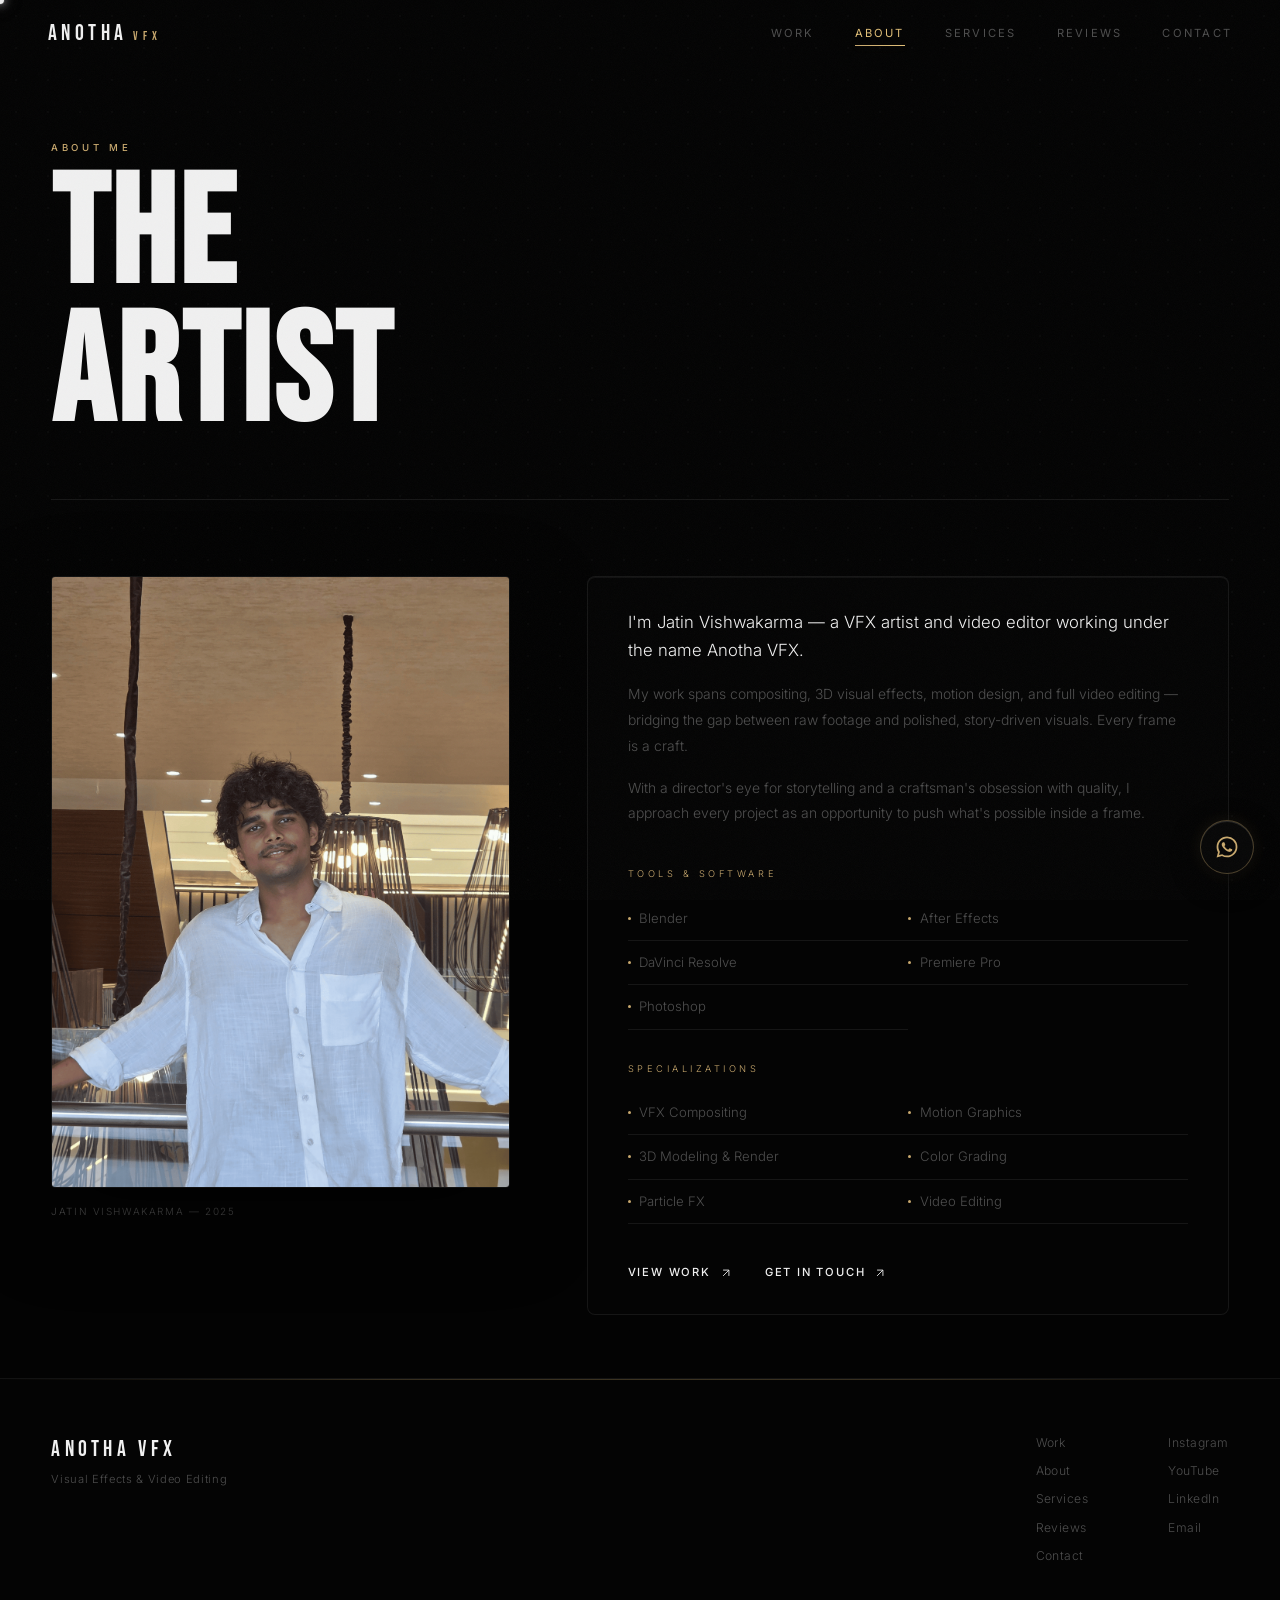
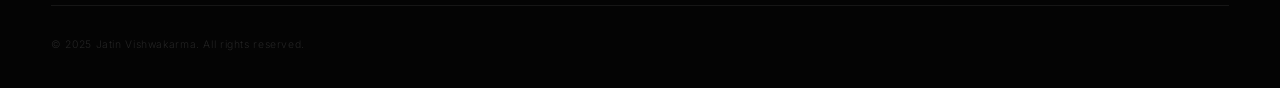
<file: about/index.html>
<!DOCTYPE html>
<html lang="en">
<head>
  <meta charset="UTF-8">
  <meta name="viewport" content="width=device-width, initial-scale=1.0">
  <meta name="referrer" content="strict-origin-when-cross-origin">
  <title>About Jatin Vishwakarma — Freelance VFX Artist | Anotha VFX</title>
  <meta name="description" content="Jatin Vishwakarma — VFX artist & video editor obsessed with cinematic storytelling. Every frame is a craft.">
  <link rel="icon" href="../assets/favicon.png" type="image/png">
  <link rel="shortcut icon" href="../assets/favicon.png">
  <link rel="apple-touch-icon" href="../assets/favicon.png">

  <!-- ── Open Graph ── -->
  <meta property="og:type"        content="website">
  <meta property="og:site_name"   content="Anotha VFX">
  <meta property="og:title"       content="About — Jatin Vishwakarma">
  <meta property="og:description" content="Jatin Vishwakarma — VFX artist & video editor obsessed with cinematic storytelling. Every frame is a craft.">
  <meta property="og:image"            content="https://anotha-vfx.github.io/anotha-vfx/assets/anothavfx.jpeg">
  <meta property="og:image:secure_url" content="https://anotha-vfx.github.io/anotha-vfx/assets/anothavfx.jpeg">
  <meta property="og:image:type"       content="image/jpeg">
  <meta property="og:image:width"      content="1500">
  <meta property="og:image:height"     content="788">
  <meta property="og:image:alt"        content="Anotha VFX — Jatin Vishwakarma">
  <meta property="og:url"              content="https://anothavfx.com/about/">
  <link rel="canonical" href="https://anothavfx.com/about/">

  <!-- ── Twitter / X Card ── -->
  <meta name="twitter:card"        content="summary_large_image">
  <meta name="twitter:title"       content="About — Jatin Vishwakarma">
  <meta name="twitter:description" content="Jatin Vishwakarma — VFX artist & video editor obsessed with cinematic storytelling. Every frame is a craft.">
  <meta name="twitter:image"       content="https://anotha-vfx.github.io/anotha-vfx/assets/anothavfx.jpeg">
  <link rel="preconnect" href="https://fonts.googleapis.com">
  <link rel="preconnect" href="https://fonts.gstatic.com" crossorigin>
  <link href="https://fonts.googleapis.com/css2?family=Bebas+Neue&family=Inter:wght@300;400;500&display=swap" rel="stylesheet">
  <link rel="stylesheet" href="../css/style.css?v=9">
  <script src="../js/content.js?v=3"></script>
  <script src="../js/features.js?v=2"></script>
  <!-- Google Analytics -->
  <script async src="https://www.googletagmanager.com/gtag/js?id=G-99MKQSMXY5"></script>
  <script>
    window.dataLayer = window.dataLayer || [];
    function gtag(){dataLayer.push(arguments);}
    gtag('js', new Date());
    gtag('config', 'G-99MKQSMXY5');
  </script>
</head>
<body>

  <!-- CURSOR -->
  <div class="cursor" id="cursor"></div>
  <div class="cursor-ring" id="cursorRing"></div>

  <!-- NAV -->
  <nav class="nav scrolled" id="nav">
    <a href="../" class="nav-logo">
      <span class="logo-name">ANOTHA</span><span class="logo-sub">VFX</span>
    </a>
    <div class="nav-links">
      <a href="../"        class="nav-link">Work</a>
      <a href="../about/"    class="nav-link active">About</a>
      <a href="../services/" class="nav-link">Services</a>
      <a href="../reviews/"  class="nav-link">Reviews</a>
      <a href="../contact/"  class="nav-link">Contact</a>
    </div>
    <button class="nav-toggle" id="navToggle" aria-label="Menu">
      <span></span><span></span>
    </button>
  </nav>

  <div class="mobile-menu" id="mobileMenu">
    <nav class="mobile-nav">
      <a href="../" class="mobile-link">
        <span class="mob-num">01</span>Work
        <svg class="mob-arrow" width="18" height="18" viewBox="0 0 24 24" fill="none" stroke="currentColor" stroke-width="1.5"><path d="M7 17L17 7M17 7H7M17 7V17"/></svg>
      </a>
      <a href="../about/" class="mobile-link active">
        <span class="mob-num">02</span>About
        <svg class="mob-arrow" width="18" height="18" viewBox="0 0 24 24" fill="none" stroke="currentColor" stroke-width="1.5"><path d="M7 17L17 7M17 7H7M17 7V17"/></svg>
      </a>
      <a href="../services/" class="mobile-link">
        <span class="mob-num">03</span>Services
        <svg class="mob-arrow" width="18" height="18" viewBox="0 0 24 24" fill="none" stroke="currentColor" stroke-width="1.5"><path d="M7 17L17 7M17 7H7M17 7V17"/></svg>
      </a>
      <a href="../reviews/" class="mobile-link">
        <span class="mob-num">04</span>Reviews
        <svg class="mob-arrow" width="18" height="18" viewBox="0 0 24 24" fill="none" stroke="currentColor" stroke-width="1.5"><path d="M7 17L17 7M17 7H7M17 7V17"/></svg>
      </a>
      <a href="../contact/" class="mobile-link">
        <span class="mob-num">05</span>Contact
        <svg class="mob-arrow" width="18" height="18" viewBox="0 0 24 24" fill="none" stroke="currentColor" stroke-width="1.5"><path d="M7 17L17 7M17 7H7M17 7V17"/></svg>
      </a>
    </nav>
    <div class="mobile-menu-footer">
      <div class="mob-avail">
        <span class="mob-avail-dot"></span>Available for projects
      </div>
      <div class="mob-social">
        <a href="https://instagram.com/anotha.fw.vfx" target="_blank" rel="noopener noreferrer">IG</a>
        <a href="https://www.youtube.com/@anothavfx" target="_blank" rel="noopener noreferrer">YT</a>
        <a href="https://www.linkedin.com/in/jatin-vishwakarma-bbb30a3b5/" target="_blank" rel="noopener noreferrer">LI</a>
        <a href="https://mail.google.com/mail/?view=cm&to=anotha.vfx@gmail.com" target="_blank" rel="noopener noreferrer">Email</a>
      </div>
    </div>
  </div>

  <div class="about-grid" style="padding-top: calc(var(--nav-h) + clamp(3rem, 8vh, 5rem));">

    <!-- PAGE HEADER — spans both grid columns so it aligns with the section -->
    <header class="page-hero" style="padding-top: 0;">
      <span class="page-label"><!--e:about.label-->About Me<!--/e:about.label--></span>
      <h1 class="page-title"><!--e:about.title-->THE<br>ARTIST<!--/e:about.title--></h1>
    </header>

    <!-- LEFT — Photo column -->
    <div class="about-img-col">
      <div class="about-img-wrap">
        <img src="../assets/ANOTHA.png" alt="Jatin Vishwakarma" class="about-img">
      </div>
      <div class="img-caption"><!--e:about.caption-->Jatin Vishwakarma — 2025<!--/e:about.caption--></div>
    </div>

    <!-- RIGHT — Text column -->
    <div class="about-text-col">

      <div class="about-bio">
        <p class="bio-lead"><!--e:about.bioLead-->
          I'm Jatin Vishwakarma — a VFX artist and video editor working
          under the name Anotha VFX.
        <!--/e:about.bioLead--></p>
        <p class="bio-p"><!--e:about.bio2-->
          My work spans compositing, 3D visual effects, motion design, and
          full video editing — bridging the gap between raw footage and
          polished, story-driven visuals. Every frame is a craft.
        <!--/e:about.bio2--></p>
        <p class="bio-p"><!--e:about.bio3-->
          With a director's eye for storytelling and a craftsman's obsession
          with quality, I approach every project as an opportunity to push
          what's possible inside a frame.
        <!--/e:about.bio3--></p>
      </div>

      <div class="skills-block">
        <span class="skills-label"><!--e:about.toolsLabel-->Tools &amp; Software<!--/e:about.toolsLabel--></span>
        <div class="skills-grid"><!--e:about.tools-->
          <div class="skill">Blender</div>
          <div class="skill">After Effects</div>
          <div class="skill">DaVinci Resolve</div>
          <div class="skill">Premiere Pro</div>
          <div class="skill">Photoshop</div>
        <!--/e:about.tools--></div>
      </div>

      <div class="skills-block">
        <span class="skills-label"><!--e:about.specLabel-->Specializations<!--/e:about.specLabel--></span>
        <div class="skills-grid"><!--e:about.spec-->
          <div class="skill">VFX Compositing</div>
          <div class="skill">Motion Graphics</div>
          <div class="skill">3D Modeling &amp; Render</div>
          <div class="skill">Color Grading</div>
          <div class="skill">Particle FX</div>
          <div class="skill">Video Editing</div>
        <!--/e:about.spec--></div>
      </div>

      <div class="about-cta">
        <a href="../" class="btn-text">
          <!--e:about.ctaWork-->View Work<!--/e:about.ctaWork-->
          <svg width="14" height="14" viewBox="0 0 24 24" fill="none"
               stroke="currentColor" stroke-width="1.5">
            <path d="M7 17L17 7M17 7H7M17 7V17"/>
          </svg>
        </a>
        <a href="../contact/" class="btn-text">
          <!--e:about.ctaContact-->Get In Touch<!--/e:about.ctaContact-->
          <svg width="14" height="14" viewBox="0 0 24 24" fill="none"
               stroke="currentColor" stroke-width="1.5">
            <path d="M7 17L17 7M17 7H7M17 7V17"/>
          </svg>
        </a>
      </div>

    </div>
  </div>

  <!-- FOOTER -->
  <footer class="footer">
    <div class="footer-top">
      <div class="footer-brand">
        <span class="footer-name">ANOTHA VFX</span>
        <p class="footer-tagline">Visual Effects &amp; Video Editing</p>
      </div>
      <nav class="footer-nav">
        <a href="../">Work</a>
        <a href="../about/">About</a>
        <a href="../services/">Services</a>
        <a href="../reviews/">Reviews</a>
        <a href="../contact/">Contact</a>
      </nav>
      <div class="footer-social">
        <a href="https://instagram.com/anotha.fw.vfx" target="_blank" rel="noopener noreferrer">Instagram</a>
        <a href="https://www.youtube.com/@anothavfx" target="_blank" rel="noopener noreferrer">YouTube</a>
        <a href="https://www.linkedin.com/in/jatin-vishwakarma-bbb30a3b5/" target="_blank" rel="noopener noreferrer">LinkedIn</a>
        <a href="https://mail.google.com/mail/?view=cm&to=anotha.vfx@gmail.com" target="_blank" rel="noopener noreferrer">Email</a>
      </div>
    </div>
    <div class="footer-bottom">
      <span>&copy; 2025 Jatin Vishwakarma. All rights reserved.</span>
    </div>
  </footer>

  <script src="../js/main.js?v=7"></script>
<script src="../js/fluid-cursor.js?v=4"></script>

  <!-- WhatsApp direct chat -->
  <a class="wa-btn" href="https://wa.me/918989417415" target="_blank" rel="noopener noreferrer" aria-label="Chat on WhatsApp">
    <svg viewBox="0 0 32 32" width="26" height="26" fill="currentColor" aria-hidden="true"><path d="M16.004 3.2c-7.06 0-12.8 5.74-12.8 12.8 0 2.26.59 4.46 1.72 6.4L3.2 28.8l6.58-1.68a12.74 12.74 0 0 0 6.22 1.62h.01c7.06 0 12.79-5.74 12.79-12.8 0-3.42-1.33-6.63-3.75-9.05a12.72 12.72 0 0 0-9.05-3.69zm0 23.36h-.01a10.6 10.6 0 0 1-5.4-1.48l-.39-.23-4.02 1.03 1.07-3.92-.25-.4a10.55 10.55 0 0 1-1.63-5.66c0-5.87 4.78-10.64 10.65-10.64 2.84 0 5.51 1.11 7.52 3.12a10.57 10.57 0 0 1 3.11 7.53c0 5.87-4.78 10.65-10.65 10.65zm5.84-7.97c-.32-.16-1.89-.93-2.19-1.04-.29-.11-.5-.16-.72.16-.21.32-.82 1.04-1.01 1.25-.18.21-.37.24-.69.08-.32-.16-1.35-.5-2.57-1.59-.95-.85-1.59-1.9-1.78-2.22-.19-.32-.02-.49.14-.65.14-.14.32-.37.48-.56.16-.19.21-.32.32-.53.11-.21.05-.4-.03-.56-.08-.16-.72-1.73-.98-2.37-.26-.62-.52-.54-.72-.55h-.61c-.21 0-.56.08-.85.4-.29.32-1.12 1.09-1.12 2.66 0 1.57 1.14 3.08 1.3 3.29.16.21 2.25 3.44 5.45 4.82.76.33 1.36.53 1.82.67.77.24 1.46.21 2.01.13.61-.09 1.89-.77 2.16-1.52.27-.75.27-1.39.19-1.52-.08-.13-.29-.21-.61-.37z"/></svg>
  </a>
</body>
</html>
</file>
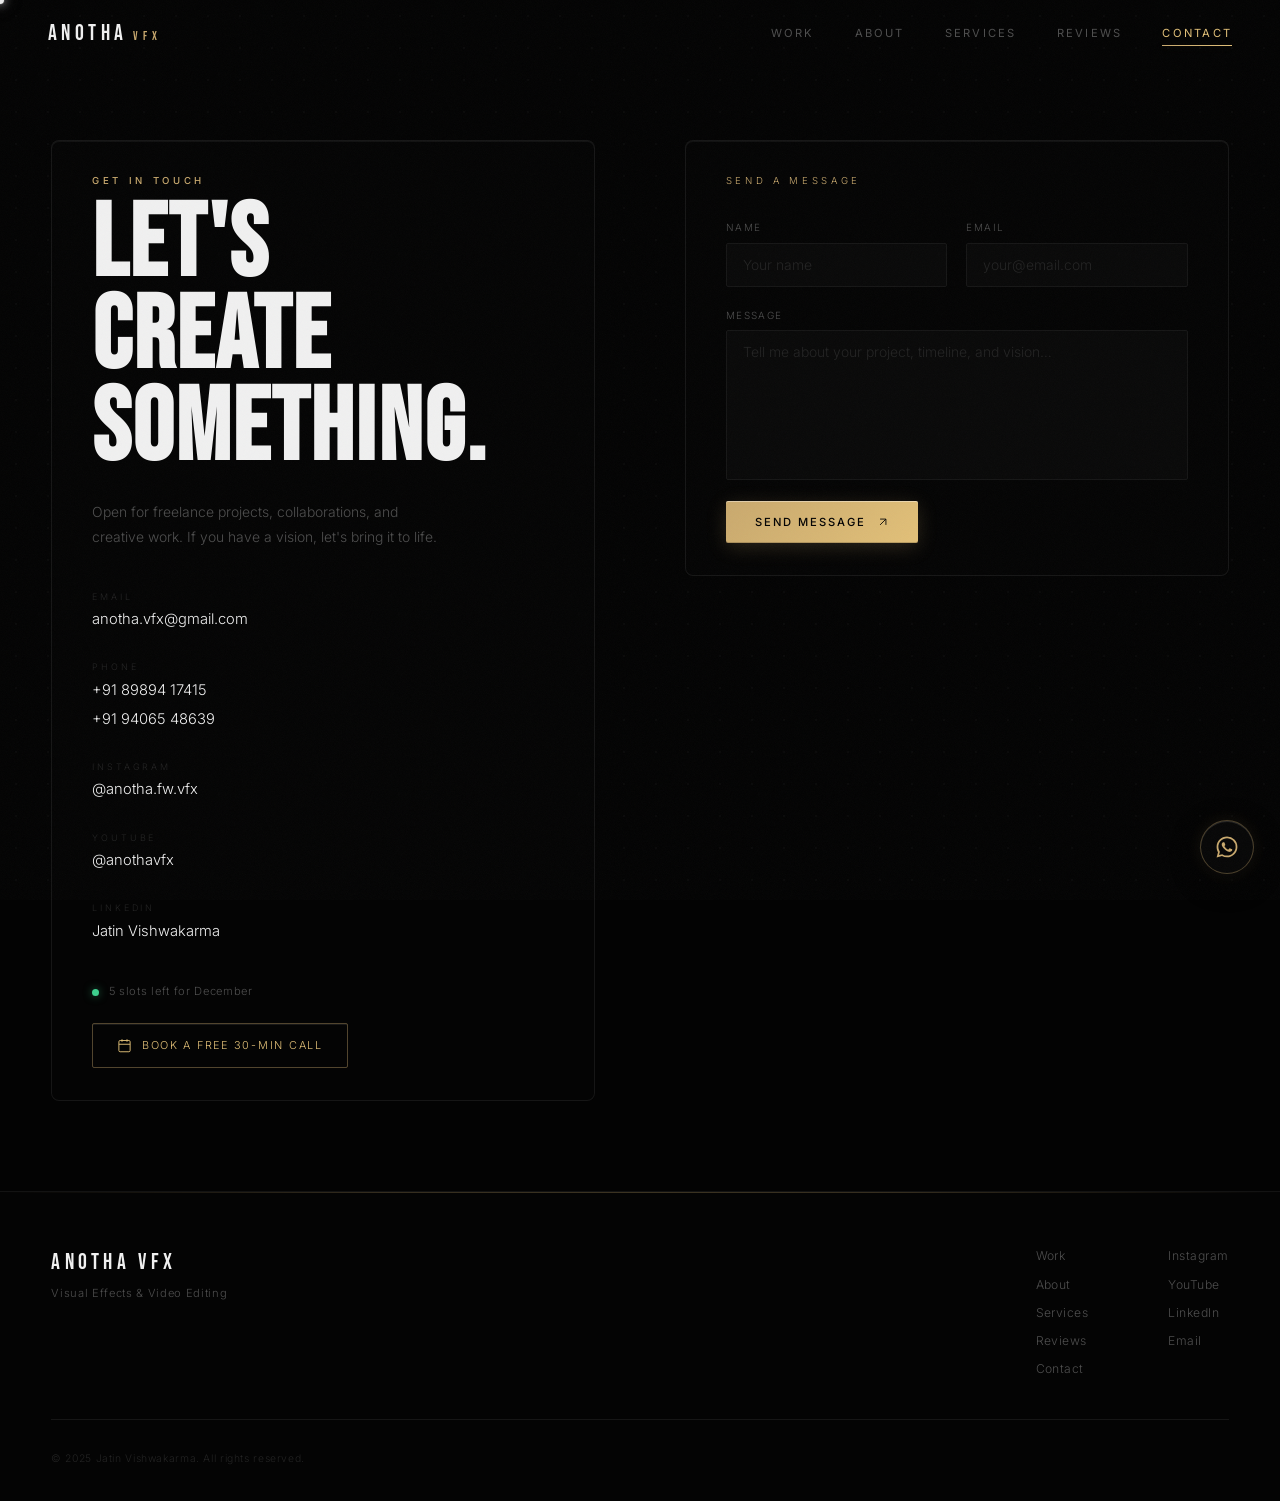
<file: contact/index.html>
<!DOCTYPE html>
<html lang="en">
<head>
  <meta charset="UTF-8">
  <meta name="viewport" content="width=device-width, initial-scale=1.0">
  <meta name="referrer" content="strict-origin-when-cross-origin">
  <title>Hire a Freelance VFX Artist — Contact Anotha VFX | Jatin Vishwakarma</title>
  <meta name="description" content="Open for freelance projects and collaborations. Get in touch with Jatin Vishwakarma to bring your vision to life.">
  <link rel="icon" href="../assets/favicon.png" type="image/png">
  <link rel="shortcut icon" href="../assets/favicon.png">
  <link rel="apple-touch-icon" href="../assets/favicon.png">

  <!-- ── Open Graph ── -->
  <meta property="og:type"        content="website">
  <meta property="og:site_name"   content="Anotha VFX">
  <meta property="og:title"       content="Contact — Jatin Vishwakarma">
  <meta property="og:description" content="Open for freelance projects and collaborations. Get in touch with Jatin Vishwakarma to bring your vision to life.">
  <meta property="og:image"            content="https://anotha-vfx.github.io/anotha-vfx/assets/anothavfx.jpeg">
  <meta property="og:image:secure_url" content="https://anotha-vfx.github.io/anotha-vfx/assets/anothavfx.jpeg">
  <meta property="og:image:type"       content="image/jpeg">
  <meta property="og:image:width"      content="1500">
  <meta property="og:image:height"     content="788">
  <meta property="og:image:alt"        content="Anotha VFX — Jatin Vishwakarma">
  <meta property="og:url"              content="https://anothavfx.com/contact/">
  <link rel="canonical" href="https://anothavfx.com/contact/">

  <!-- ── Twitter / X Card ── -->
  <meta name="twitter:card"        content="summary_large_image">
  <meta name="twitter:title"       content="Contact — Jatin Vishwakarma">
  <meta name="twitter:description" content="Open for freelance projects and collaborations. Get in touch with Jatin Vishwakarma to bring your vision to life.">
  <meta name="twitter:image"       content="https://anotha-vfx.github.io/anotha-vfx/assets/anothavfx.jpeg">
  <link rel="preconnect" href="https://fonts.googleapis.com">
  <link rel="preconnect" href="https://fonts.gstatic.com" crossorigin>
  <link href="https://fonts.googleapis.com/css2?family=Bebas+Neue&family=Inter:wght@300;400;500&display=swap" rel="stylesheet">
  <link rel="stylesheet" href="../css/style.css?v=9">
  <script src="../js/content.js?v=3"></script>
  <script src="../js/features.js?v=2"></script>
  <!-- Google Analytics -->
  <script async src="https://www.googletagmanager.com/gtag/js?id=G-99MKQSMXY5"></script>
  <script>
    window.dataLayer = window.dataLayer || [];
    function gtag(){dataLayer.push(arguments);}
    gtag('js', new Date());
    gtag('config', 'G-99MKQSMXY5');
  </script>
</head>
<body>

  <!-- CURSOR -->
  <div class="cursor" id="cursor"></div>
  <div class="cursor-ring" id="cursorRing"></div>

  <!-- NAV -->
  <nav class="nav scrolled" id="nav">
    <a href="../" class="nav-logo">
      <span class="logo-name">ANOTHA</span><span class="logo-sub">VFX</span>
    </a>
    <div class="nav-links">
      <a href="../"         class="nav-link">Work</a>
      <a href="../about/"    class="nav-link">About</a>
      <a href="../services/" class="nav-link">Services</a>
      <a href="../reviews/"  class="nav-link">Reviews</a>
      <a href="../contact/"  class="nav-link active">Contact</a>
    </div>
    <button class="nav-toggle" id="navToggle" aria-label="Menu">
      <span></span><span></span>
    </button>
  </nav>

  <div class="mobile-menu" id="mobileMenu">
    <nav class="mobile-nav">
      <a href="../" class="mobile-link">
        <span class="mob-num">01</span>Work
        <svg class="mob-arrow" width="18" height="18" viewBox="0 0 24 24" fill="none" stroke="currentColor" stroke-width="1.5"><path d="M7 17L17 7M17 7H7M17 7V17"/></svg>
      </a>
      <a href="../about/" class="mobile-link">
        <span class="mob-num">02</span>About
        <svg class="mob-arrow" width="18" height="18" viewBox="0 0 24 24" fill="none" stroke="currentColor" stroke-width="1.5"><path d="M7 17L17 7M17 7H7M17 7V17"/></svg>
      </a>
      <a href="../services/" class="mobile-link">
        <span class="mob-num">03</span>Services
        <svg class="mob-arrow" width="18" height="18" viewBox="0 0 24 24" fill="none" stroke="currentColor" stroke-width="1.5"><path d="M7 17L17 7M17 7H7M17 7V17"/></svg>
      </a>
      <a href="../reviews/" class="mobile-link">
        <span class="mob-num">04</span>Reviews
        <svg class="mob-arrow" width="18" height="18" viewBox="0 0 24 24" fill="none" stroke="currentColor" stroke-width="1.5"><path d="M7 17L17 7M17 7H7M17 7V17"/></svg>
      </a>
      <a href="../contact/" class="mobile-link active">
        <span class="mob-num">05</span>Contact
        <svg class="mob-arrow" width="18" height="18" viewBox="0 0 24 24" fill="none" stroke="currentColor" stroke-width="1.5"><path d="M7 17L17 7M17 7H7M17 7V17"/></svg>
      </a>
    </nav>
    <div class="mobile-menu-footer">
      <div class="mob-avail">
        <span class="mob-avail-dot"></span>Available for projects
      </div>
      <div class="mob-social">
        <a href="https://instagram.com/anotha.fw.vfx" target="_blank" rel="noopener noreferrer">IG</a>
        <a href="https://www.youtube.com/@anothavfx" target="_blank" rel="noopener noreferrer">YT</a>
        <a href="https://www.linkedin.com/in/jatin-vishwakarma-bbb30a3b5/" target="_blank" rel="noopener noreferrer">LI</a>
        <a href="https://mail.google.com/mail/?view=cm&to=anotha.vfx@gmail.com" target="_blank" rel="noopener noreferrer">Email</a>
      </div>
    </div>
  </div>

  <div class="contact-page">

    <!-- LEFT — Info -->
    <div class="contact-info-col">
      <span class="contact-eyebrow"><!--e:contact.eyebrow-->Get In Touch<!--/e:contact.eyebrow--></span>
      <h1 class="contact-h1"><!--e:contact.h1-->LET'S<br>CREATE<br>SOMETHING.<!--/e:contact.h1--></h1>
      <p class="contact-sub"><!--e:contact.sub-->
        Open for freelance projects, collaborations, and creative work.
        If you have a vision, let's bring it to life.
      <!--/e:contact.sub--></p>

      <div class="contact-items">

        <div class="contact-item">
          <div class="ci-label">Email</div>
          <a class="ci-val"
             href="https://mail.google.com/mail/?view=cm&to=anotha.vfx@gmail.com"
             target="_blank" rel="noopener noreferrer">
            <!--e:contact.email-->anotha.vfx@gmail.com<!--/e:contact.email-->
          </a>
        </div>

        <div class="contact-item">
          <div class="ci-label">Phone</div>
          <a class="ci-val" href="tel:+918989417415">
            <!--e:contact.phone1-->+91 89894 17415<!--/e:contact.phone1-->
          </a>
          <a class="ci-val" href="tel:+919406548639" style="margin-top:.35rem;display:block;">
            <!--e:contact.phone2-->+91 94065 48639<!--/e:contact.phone2-->
          </a>
        </div>

        <div class="contact-item">
          <div class="ci-label">Instagram</div>
          <a class="ci-val"
             href="https://instagram.com/anotha.fw.vfx"
             target="_blank" rel="noopener noreferrer">
            <!--e:contact.instagram-->@anotha.fw.vfx<!--/e:contact.instagram-->
          </a>
        </div>

        <div class="contact-item">
          <div class="ci-label">YouTube</div>
          <a class="ci-val"
             href="https://www.youtube.com/@anothavfx"
             target="_blank" rel="noopener noreferrer">
            <!--e:contact.youtube-->@anothavfx<!--/e:contact.youtube-->
          </a>
        </div>

        <div class="contact-item">
          <div class="ci-label">LinkedIn</div>
          <a class="ci-val"
             href="https://www.linkedin.com/in/jatin-vishwakarma-bbb30a3b5/"
             target="_blank" rel="noopener noreferrer">
            <!--e:contact.linkedin-->Jatin Vishwakarma<!--/e:contact.linkedin-->
          </a>
        </div>

      </div>

      <div class="contact-avail">
        <div class="avail-dot"></div>
        <span><!--e:contact.avail-->Available for new projects<!--/e:contact.avail--></span>
      </div>
    </div>

    <!-- RIGHT — Form -->
    <div class="contact-form-col">
      <span class="form-eyebrow"><!--e:contact.formEyebrow-->Send a Message<!--/e:contact.formEyebrow--></span>

      <form class="contact-form" id="contactForm">

        <input type="hidden" name="access_key" value="3c75e450-dae2-45ef-bb90-c648dbb677de">
        <input type="hidden" name="subject" value="New message from Anotha VFX portfolio">
        <input type="hidden" name="redirect" value="false">
        <input type="checkbox" name="botcheck" style="display:none">

        <div class="form-row">
          <div class="form-group">
            <label for="fname">Name</label>
            <input type="text" id="fname" name="name"
                   required placeholder="Your name">
          </div>
          <div class="form-group">
            <label for="femail">Email</label>
            <input type="email" id="femail" name="email"
                   required placeholder="your@email.com">
          </div>
        </div>

        <div class="form-group">
          <label for="fmessage">Message</label>
          <textarea id="fmessage" name="message" required
            placeholder="Tell me about your project, timeline, and vision…"></textarea>
        </div>

        <button type="submit" class="form-btn" id="formSubmitBtn">
          Send Message
          <svg width="14" height="14" viewBox="0 0 24 24" fill="none"
               stroke="currentColor" stroke-width="1.5">
            <path d="M7 17L17 7M17 7H7M17 7V17"/>
          </svg>
        </button>

        <div id="formSuccess" style="display:none;margin-top:1rem;font-size:.82rem;color:#3ecf8e;letter-spacing:.04em;">
          Message sent — I'll get back to you soon.
        </div>
        <div id="formError" style="display:none;margin-top:1rem;font-size:.82rem;color:#e05050;letter-spacing:.04em;">
          Something went wrong. Please email me directly at anotha.vfx@gmail.com
        </div>

      </form>

      <script>
        document.getElementById('contactForm').addEventListener('submit', async function(e) {
          e.preventDefault();
          const btn     = document.getElementById('formSubmitBtn');
          const success = document.getElementById('formSuccess');
          const error   = document.getElementById('formError');

          btn.textContent = 'Sending…';
          btn.disabled = true;
          success.style.display = 'none';
          error.style.display   = 'none';

          try {
            const res  = await fetch('https://api.web3forms.com/submit', {
              method: 'POST',
              body: new FormData(this)
            });
            const data = await res.json();

            if (data.success) {
              success.style.display = 'block';
              this.reset();
            } else {
              throw new Error(data.message);
            }
          } catch {
            error.style.display = 'block';
          } finally {
            btn.innerHTML = 'Send Message <svg width="14" height="14" viewBox="0 0 24 24" fill="none" stroke="currentColor" stroke-width="1.5"><path d="M7 17L17 7M17 7H7M17 7V17"/></svg>';
            btn.disabled = false;
          }
        });
      </script>
    </div>

  </div>

  <!-- FOOTER -->
  <footer class="footer">
    <div class="footer-top">
      <div class="footer-brand">
        <span class="footer-name">ANOTHA VFX</span>
        <p class="footer-tagline">Visual Effects &amp; Video Editing</p>
      </div>
      <nav class="footer-nav">
        <a href="../">Work</a>
        <a href="../about/">About</a>
        <a href="../services/">Services</a>
        <a href="../reviews/">Reviews</a>
        <a href="../contact/">Contact</a>
      </nav>
      <div class="footer-social">
        <a href="https://instagram.com/anotha.fw.vfx" target="_blank" rel="noopener noreferrer">Instagram</a>
        <a href="https://www.youtube.com/@anothavfx" target="_blank" rel="noopener noreferrer">YouTube</a>
        <a href="https://www.linkedin.com/in/jatin-vishwakarma-bbb30a3b5/" target="_blank" rel="noopener noreferrer">LinkedIn</a>
        <a href="https://mail.google.com/mail/?view=cm&to=anotha.vfx@gmail.com" target="_blank" rel="noopener noreferrer">Email</a>
      </div>
    </div>
    <div class="footer-bottom">
      <span>&copy; 2025 Jatin Vishwakarma. All rights reserved.</span>
    </div>
  </footer>

  <script src="../js/main.js?v=7"></script>
  <script src="../js/fluid-cursor.js?v=4"></script>

  <!-- WhatsApp direct chat -->
  <a class="wa-btn" href="https://wa.me/918989417415" target="_blank" rel="noopener noreferrer" aria-label="Chat on WhatsApp">
    <svg viewBox="0 0 32 32" width="26" height="26" fill="currentColor" aria-hidden="true"><path d="M16.004 3.2c-7.06 0-12.8 5.74-12.8 12.8 0 2.26.59 4.46 1.72 6.4L3.2 28.8l6.58-1.68a12.74 12.74 0 0 0 6.22 1.62h.01c7.06 0 12.79-5.74 12.79-12.8 0-3.42-1.33-6.63-3.75-9.05a12.72 12.72 0 0 0-9.05-3.69zm0 23.36h-.01a10.6 10.6 0 0 1-5.4-1.48l-.39-.23-4.02 1.03 1.07-3.92-.25-.4a10.55 10.55 0 0 1-1.63-5.66c0-5.87 4.78-10.64 10.65-10.64 2.84 0 5.51 1.11 7.52 3.12a10.57 10.57 0 0 1 3.11 7.53c0 5.87-4.78 10.65-10.65 10.65zm5.84-7.97c-.32-.16-1.89-.93-2.19-1.04-.29-.11-.5-.16-.72.16-.21.32-.82 1.04-1.01 1.25-.18.21-.37.24-.69.08-.32-.16-1.35-.5-2.57-1.59-.95-.85-1.59-1.9-1.78-2.22-.19-.32-.02-.49.14-.65.14-.14.32-.37.48-.56.16-.19.21-.32.32-.53.11-.21.05-.4-.03-.56-.08-.16-.72-1.73-.98-2.37-.26-.62-.52-.54-.72-.55h-.61c-.21 0-.56.08-.85.4-.29.32-1.12 1.09-1.12 2.66 0 1.57 1.14 3.08 1.3 3.29.16.21 2.25 3.44 5.45 4.82.76.33 1.36.53 1.82.67.77.24 1.46.21 2.01.13.61-.09 1.89-.77 2.16-1.52.27-.75.27-1.39.19-1.52-.08-.13-.29-.21-.61-.37z"/></svg>
  </a>
</body>
</html>
</file>
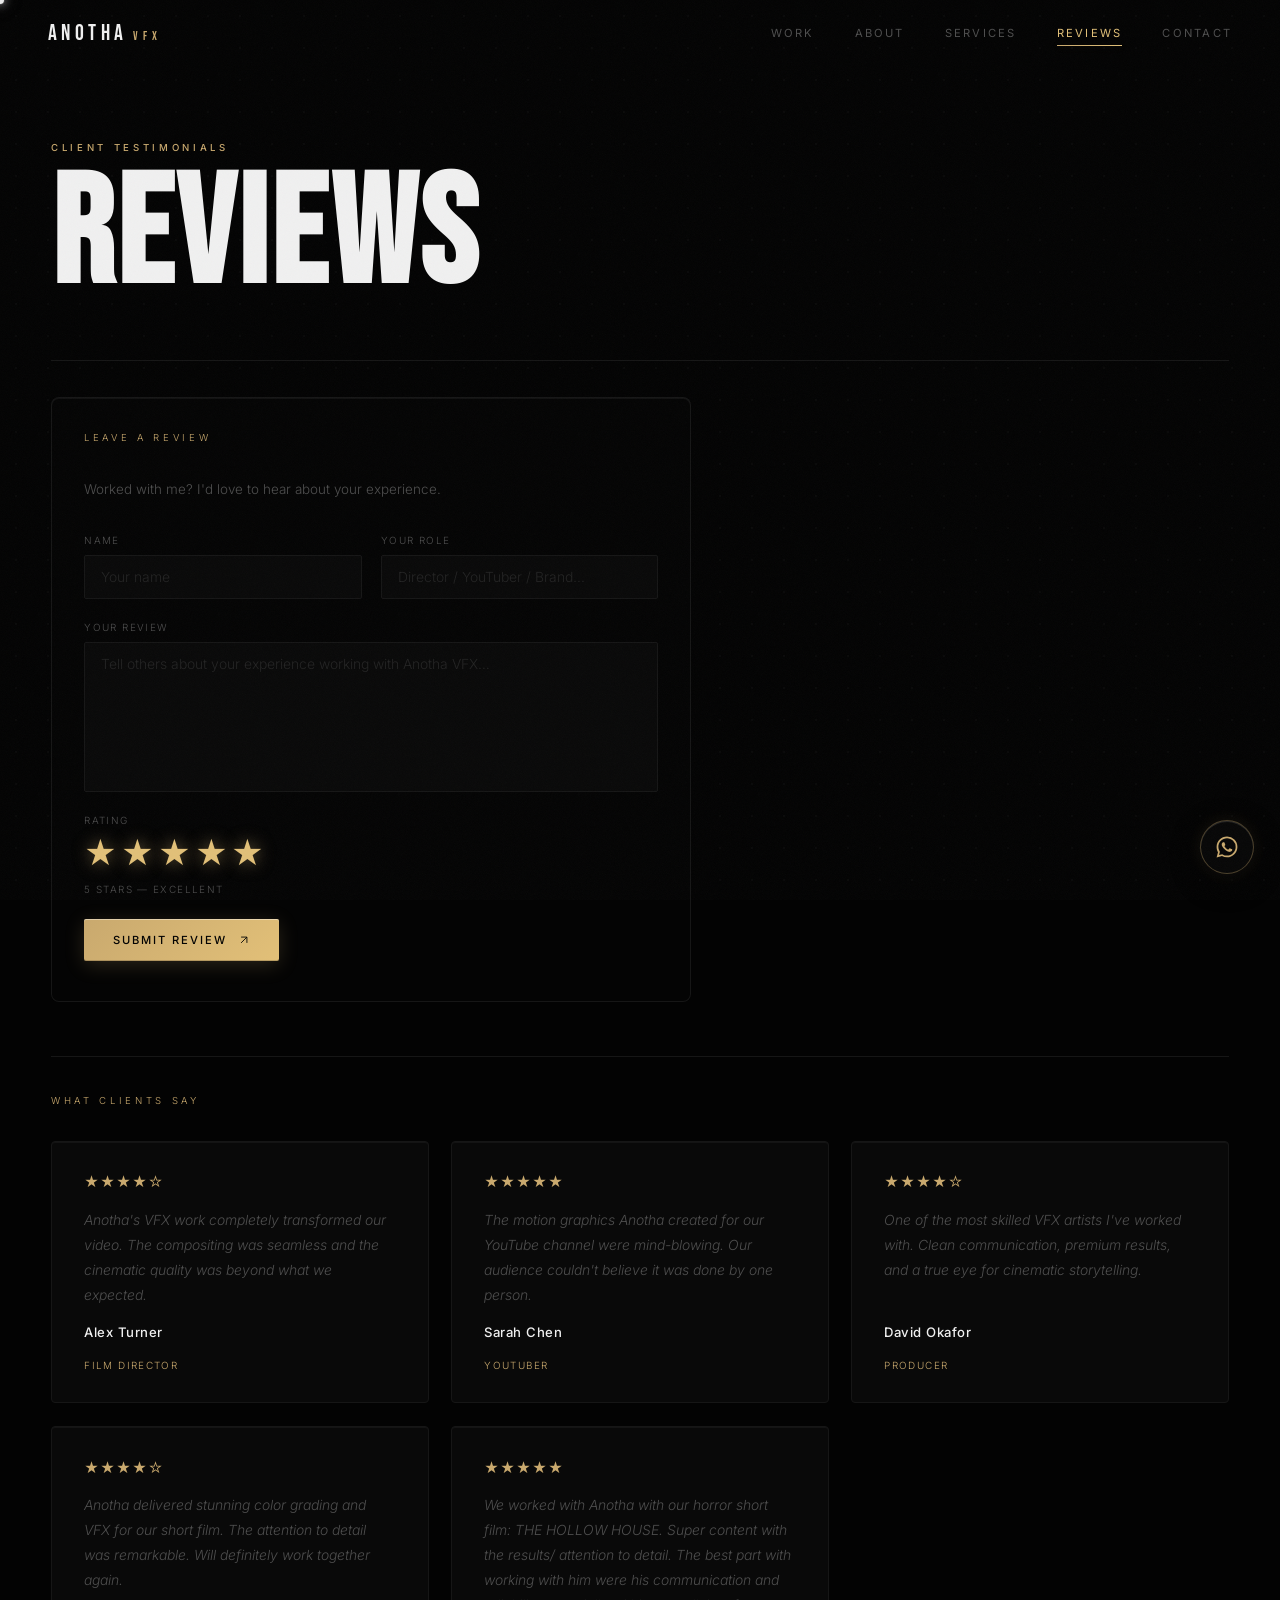
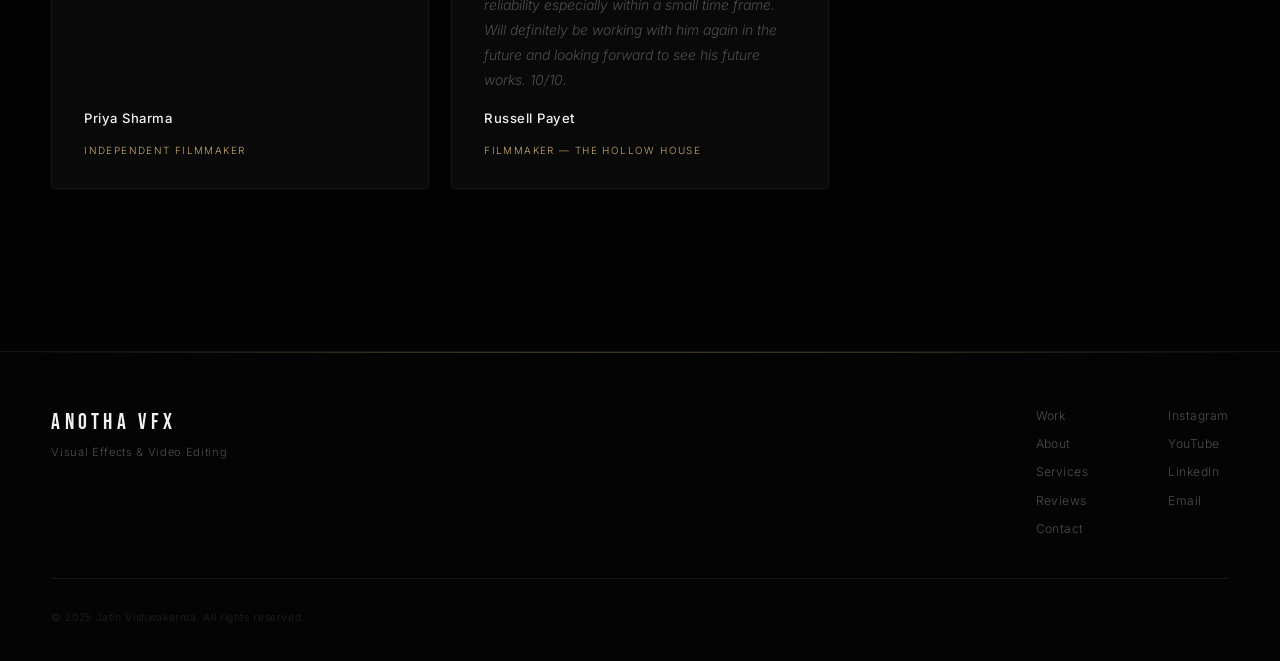
<file: reviews/index.html>
<!DOCTYPE html>
<html lang="en">
<head>
  <meta charset="UTF-8">
  <meta name="viewport" content="width=device-width, initial-scale=1.0">
  <meta name="referrer" content="strict-origin-when-cross-origin">
  <title>Client Reviews — Anotha VFX | Freelance VFX Artist Jatin Vishwakarma</title>
  <meta name="description" content="Reviews and testimonials for Jatin Vishwakarma — Freelance VFX Artist & Compositor. See what clients say about working with Anotha VFX.">
  <link rel="icon" href="../assets/favicon.png" type="image/png">
  <link rel="shortcut icon" href="../assets/favicon.png">
  <link rel="apple-touch-icon" href="../assets/favicon.png">

  <!-- ── Open Graph ── -->
  <meta property="og:type"             content="website">
  <meta property="og:site_name"        content="Anotha VFX">
  <meta property="og:title"            content="Reviews — Jatin Vishwakarma | Anotha VFX">
  <meta property="og:description"      content="See what clients say about working with Anotha VFX — Freelance VFX Artist & Compositor.">
  <meta property="og:image"            content="https://anotha-vfx.github.io/anotha-vfx/assets/anothavfx.jpeg">
  <meta property="og:image:secure_url" content="https://anotha-vfx.github.io/anotha-vfx/assets/anothavfx.jpeg">
  <meta property="og:image:type"       content="image/jpeg">
  <meta property="og:image:width"      content="1500">
  <meta property="og:image:height"     content="788">
  <meta property="og:url"              content="https://anothavfx.com/reviews/">
  <link rel="canonical" href="https://anothavfx.com/reviews/">

  <link rel="preconnect" href="https://fonts.googleapis.com">
  <link rel="preconnect" href="https://fonts.gstatic.com" crossorigin>
  <link href="https://fonts.googleapis.com/css2?family=Bebas+Neue&family=Inter:wght@300;400;500&display=swap" rel="stylesheet">
  <link rel="stylesheet" href="../css/style.css?v=9">
  <script src="../js/content.js?v=3"></script>
  <script src="../js/features.js?v=2"></script>
  <!-- Google Analytics -->
  <script async src="https://www.googletagmanager.com/gtag/js?id=G-99MKQSMXY5"></script>
  <script>
    window.dataLayer = window.dataLayer || [];
    function gtag(){dataLayer.push(arguments);}
    gtag('js', new Date());
    gtag('config', 'G-99MKQSMXY5');
  </script>
  <!-- Reviews data -->
  <script src="data.js"></script>
</head>
<body>

  <!-- CURSOR -->
  <div class="cursor" id="cursor"></div>
  <div class="cursor-ring" id="cursorRing"></div>

  <!-- NAV -->
  <nav class="nav scrolled" id="nav">
    <a href="../" class="nav-logo">
      <span class="logo-name">ANOTHA</span><span class="logo-sub">VFX</span>
    </a>
    <div class="nav-links">
      <a href="../"          class="nav-link">Work</a>
      <a href="../about/"    class="nav-link">About</a>
      <a href="../services/" class="nav-link">Services</a>
      <a href="../reviews/"  class="nav-link active">Reviews</a>
      <a href="../contact/"  class="nav-link">Contact</a>
    </div>
    <button class="nav-toggle" id="navToggle" aria-label="Menu">
      <span></span><span></span>
    </button>
  </nav>

  <div class="mobile-menu" id="mobileMenu">
    <nav class="mobile-nav">
      <a href="../" class="mobile-link">
        <span class="mob-num">01</span>Work
        <svg class="mob-arrow" width="18" height="18" viewBox="0 0 24 24" fill="none" stroke="currentColor" stroke-width="1.5"><path d="M7 17L17 7M17 7H7M17 7V17"/></svg>
      </a>
      <a href="../about/" class="mobile-link">
        <span class="mob-num">02</span>About
        <svg class="mob-arrow" width="18" height="18" viewBox="0 0 24 24" fill="none" stroke="currentColor" stroke-width="1.5"><path d="M7 17L17 7M17 7H7M17 7V17"/></svg>
      </a>
      <a href="../services/" class="mobile-link">
        <span class="mob-num">03</span>Services
        <svg class="mob-arrow" width="18" height="18" viewBox="0 0 24 24" fill="none" stroke="currentColor" stroke-width="1.5"><path d="M7 17L17 7M17 7H7M17 7V17"/></svg>
      </a>
      <a href="../reviews/" class="mobile-link active">
        <span class="mob-num">04</span>Reviews
        <svg class="mob-arrow" width="18" height="18" viewBox="0 0 24 24" fill="none" stroke="currentColor" stroke-width="1.5"><path d="M7 17L17 7M17 7H7M17 7V17"/></svg>
      </a>
      <a href="../contact/" class="mobile-link">
        <span class="mob-num">05</span>Contact
        <svg class="mob-arrow" width="18" height="18" viewBox="0 0 24 24" fill="none" stroke="currentColor" stroke-width="1.5"><path d="M7 17L17 7M17 7H7M17 7V17"/></svg>
      </a>
    </nav>
    <div class="mobile-menu-footer">
      <div class="mob-avail">
        <span class="mob-avail-dot"></span>Available for projects
      </div>
      <div class="mob-social">
        <a href="https://instagram.com/anotha.fw.vfx" target="_blank" rel="noopener noreferrer">IG</a>
        <a href="https://www.youtube.com/@anothavfx" target="_blank" rel="noopener noreferrer">YT</a>
        <a href="https://www.linkedin.com/in/jatin-vishwakarma-bbb30a3b5/" target="_blank" rel="noopener noreferrer">LI</a>
        <a href="https://mail.google.com/mail/?view=cm&to=anotha.vfx@gmail.com" target="_blank" rel="noopener noreferrer">Email</a>
      </div>
    </div>
  </div>

  <!-- REVIEWS PAGE SECTION -->
  <section class="reviews-page-section" style="padding-top: calc(var(--nav-h) + clamp(3rem, 8vh, 5rem));">

    <!-- PAGE HEADER -->
    <header class="page-hero" style="padding-top: 0;">
      <span class="page-label"><!--e:reviews.label-->Client Testimonials<!--/e:reviews.label--></span>
      <h1 class="page-title"><!--e:reviews.title-->REVIEWS<!--/e:reviews.title--></h1>
    </header>

    <!-- SUBMIT A REVIEW FORM — shown first -->
    <div class="review-form-wrap">
      <span class="form-eyebrow"><!--e:reviews.formEyebrow-->Leave a Review<!--/e:reviews.formEyebrow--></span>
      <p class="review-form-sub"><!--e:reviews.formSub-->Worked with me? I'd love to hear about your experience.<!--/e:reviews.formSub--></p>

      <form class="contact-form" id="reviewForm">
        <input type="hidden" name="access_key" value="42ec8929-1869-413a-af38-45d42cc1c47f">
        <input type="hidden" name="subject" value="New Review — Anotha VFX">
        <input type="hidden" name="redirect" value="false">
        <input type="checkbox" name="botcheck" style="display:none">
        <!-- Star rating value is written here by JS -->
        <input type="hidden" id="ratingValue" name="rating" value="5">

        <div class="form-row">
          <div class="form-group">
            <label for="rname">Name</label>
            <input type="text" id="rname" name="name" required placeholder="Your name">
          </div>
          <div class="form-group">
            <label for="rrole">Your Role</label>
            <input type="text" id="rrole" name="role" required placeholder="Director / YouTuber / Brand...">
          </div>
        </div>

        <div class="form-group">
          <label for="rreview">Your Review</label>
          <textarea id="rreview" name="message" required placeholder="Tell others about your experience working with Anotha VFX…"></textarea>
        </div>

        <!-- Interactive star picker -->
        <div class="form-group">
          <label>Rating</label>
          <div class="star-picker" id="starPicker" role="group" aria-label="Rating">
            <button type="button" class="star-btn" data-val="1" aria-label="1 star">★</button>
            <button type="button" class="star-btn" data-val="2" aria-label="2 stars">★</button>
            <button type="button" class="star-btn" data-val="3" aria-label="3 stars">★</button>
            <button type="button" class="star-btn" data-val="4" aria-label="4 stars">★</button>
            <button type="button" class="star-btn" data-val="5" aria-label="5 stars">★</button>
          </div>
          <span class="star-label" id="starLabel">5 stars — Excellent</span>
        </div>

        <button type="submit" class="form-btn" id="reviewSubmitBtn">
          Submit Review
          <svg width="14" height="14" viewBox="0 0 24 24" fill="none" stroke="currentColor" stroke-width="1.5">
            <path d="M7 17L17 7M17 7H7M17 7V17"/>
          </svg>
        </button>

        <div id="reviewSuccess" style="display:none;margin-top:1rem;font-size:.82rem;color:#3ecf8e;letter-spacing:.04em;">
          Thank you! Your review has been received and will be added soon.
        </div>
        <div id="reviewError" style="display:none;margin-top:1rem;font-size:.82rem;color:#e05050;letter-spacing:.04em;">
          Something went wrong. Please email me directly at anotha.vfx@gmail.com
        </div>
      </form>
    </div>

    <!-- REVIEWS GRID — below the form -->
    <div class="reviews-grid-header">
      <span class="form-eyebrow"><!--e:reviews.gridHeader-->What Clients Say<!--/e:reviews.gridHeader--></span>
    </div>
    <div class="reviews-page-grid" id="reviewsPageGrid">
      <!-- Cards injected by JS below -->
    </div>

  </section>

  <!-- FOOTER -->
  <footer class="footer">
    <div class="footer-top">
      <div class="footer-brand">
        <span class="footer-name">ANOTHA VFX</span>
        <p class="footer-tagline">Visual Effects &amp; Video Editing</p>
      </div>
      <nav class="footer-nav">
        <a href="../">Work</a>
        <a href="../about/">About</a>
        <a href="../services/">Services</a>
        <a href="../reviews/">Reviews</a>
        <a href="../contact/">Contact</a>
      </nav>
      <div class="footer-social">
        <a href="https://instagram.com/anotha.fw.vfx" target="_blank" rel="noopener noreferrer">Instagram</a>
        <a href="https://www.youtube.com/@anothavfx" target="_blank" rel="noopener noreferrer">YouTube</a>
        <a href="https://www.linkedin.com/in/jatin-vishwakarma-bbb30a3b5/" target="_blank" rel="noopener noreferrer">LinkedIn</a>
        <a href="https://mail.google.com/mail/?view=cm&to=anotha.vfx@gmail.com" target="_blank" rel="noopener noreferrer">Email</a>
      </div>
    </div>
    <div class="footer-bottom">
      <span>&copy; 2025 Jatin Vishwakarma. All rights reserved.</span>
    </div>
  </footer>

  <script src="../js/main.js?v=7"></script>
  <script src="../js/fluid-cursor.js?v=4"></script>

  <script>
    // ── Build reviews grid from data.js ─────────────────────────────
    // esc() neutralises any HTML pasted into data.js review fields
    const esc = s => String(s).replace(/[&<>"']/g, c =>
      ({ '&':'&amp;', '<':'&lt;', '>':'&gt;', '"':'&quot;', "'":'&#39;' }[c]));
    const grid = document.getElementById('reviewsPageGrid');
    if (grid && typeof REVIEWS !== 'undefined') {
      grid.innerHTML = REVIEWS.map(r => {
        const stars = Math.max(0, Math.min(5, r.stars | 0));
        return `
        <div class="review-page-card">
          <div class="rpc-stars">${'★'.repeat(stars)}${'☆'.repeat(5 - stars)}</div>
          <p class="rpc-text">${esc(r.text)}</p>
          <div class="rpc-author">${esc(r.name)}</div>
          <div class="rpc-role">${esc(r.role)}</div>
        </div>
      `;
      }).join('');
    }

    // ── Interactive star picker ──────────────────────────────────────
    const LABELS = ['', '1 star — Poor', '2 stars — Fair', '3 stars — Good', '4 stars — Very Good', '5 stars — Excellent'];
    const starBtns   = document.querySelectorAll('.star-btn');
    const starLabel  = document.getElementById('starLabel');
    const ratingInput = document.getElementById('ratingValue');
    let currentRating = 5;

    function paintStars(hovered) {
      const n = hovered ?? currentRating;
      starBtns.forEach(btn => {
        btn.classList.toggle('active',   +btn.dataset.val <= n);
        btn.classList.toggle('inactive', +btn.dataset.val >  n);
      });
    }

    starBtns.forEach(btn => {
      const val = +btn.dataset.val;

      btn.addEventListener('mouseenter', () => {
        paintStars(val);
        starLabel.textContent = LABELS[val];
      });

      btn.addEventListener('mouseleave', () => {
        paintStars();
        starLabel.textContent = LABELS[currentRating];
      });

      btn.addEventListener('click', () => {
        currentRating = val;
        ratingInput.value = val;
        paintStars();
        starLabel.textContent = LABELS[val];
      });
    });

    // Default: all 5 stars lit
    paintStars();

    // ── Review form submit ───────────────────────────────────────────
    document.getElementById('reviewForm').addEventListener('submit', async function(e) {
      e.preventDefault();
      const btn     = document.getElementById('reviewSubmitBtn');
      const success = document.getElementById('reviewSuccess');
      const error   = document.getElementById('reviewError');
      btn.textContent = 'Sending…';
      btn.disabled = true;
      success.style.display = 'none';
      error.style.display   = 'none';
      try {
        const res  = await fetch('https://api.web3forms.com/submit', { method: 'POST', body: new FormData(this) });
        const data = await res.json();
        if (data.success) {
          success.style.display = 'block';
          this.reset();
          // Reset stars back to 5 after successful submit
          currentRating = 5;
          ratingInput.value = 5;
          paintStars();
          starLabel.textContent = LABELS[5];
        } else throw new Error(data.message);
      } catch {
        error.style.display = 'block';
      } finally {
        btn.innerHTML = 'Submit Review <svg width="14" height="14" viewBox="0 0 24 24" fill="none" stroke="currentColor" stroke-width="1.5"><path d="M7 17L17 7M17 7H7M17 7V17"/></svg>';
        btn.disabled = false;
      }
    });
  </script>

  <!-- WhatsApp direct chat -->
  <a class="wa-btn" href="https://wa.me/918989417415" target="_blank" rel="noopener noreferrer" aria-label="Chat on WhatsApp">
    <svg viewBox="0 0 32 32" width="26" height="26" fill="currentColor" aria-hidden="true"><path d="M16.004 3.2c-7.06 0-12.8 5.74-12.8 12.8 0 2.26.59 4.46 1.72 6.4L3.2 28.8l6.58-1.68a12.74 12.74 0 0 0 6.22 1.62h.01c7.06 0 12.79-5.74 12.79-12.8 0-3.42-1.33-6.63-3.75-9.05a12.72 12.72 0 0 0-9.05-3.69zm0 23.36h-.01a10.6 10.6 0 0 1-5.4-1.48l-.39-.23-4.02 1.03 1.07-3.92-.25-.4a10.55 10.55 0 0 1-1.63-5.66c0-5.87 4.78-10.64 10.65-10.64 2.84 0 5.51 1.11 7.52 3.12a10.57 10.57 0 0 1 3.11 7.53c0 5.87-4.78 10.65-10.65 10.65zm5.84-7.97c-.32-.16-1.89-.93-2.19-1.04-.29-.11-.5-.16-.72.16-.21.32-.82 1.04-1.01 1.25-.18.21-.37.24-.69.08-.32-.16-1.35-.5-2.57-1.59-.95-.85-1.59-1.9-1.78-2.22-.19-.32-.02-.49.14-.65.14-.14.32-.37.48-.56.16-.19.21-.32.32-.53.11-.21.05-.4-.03-.56-.08-.16-.72-1.73-.98-2.37-.26-.62-.52-.54-.72-.55h-.61c-.21 0-.56.08-.85.4-.29.32-1.12 1.09-1.12 2.66 0 1.57 1.14 3.08 1.3 3.29.16.21 2.25 3.44 5.45 4.82.76.33 1.36.53 1.82.67.77.24 1.46.21 2.01.13.61-.09 1.89-.77 2.16-1.52.27-.75.27-1.39.19-1.52-.08-.13-.29-.21-.61-.37z"/></svg>
  </a>
</body>
</html>
</file>
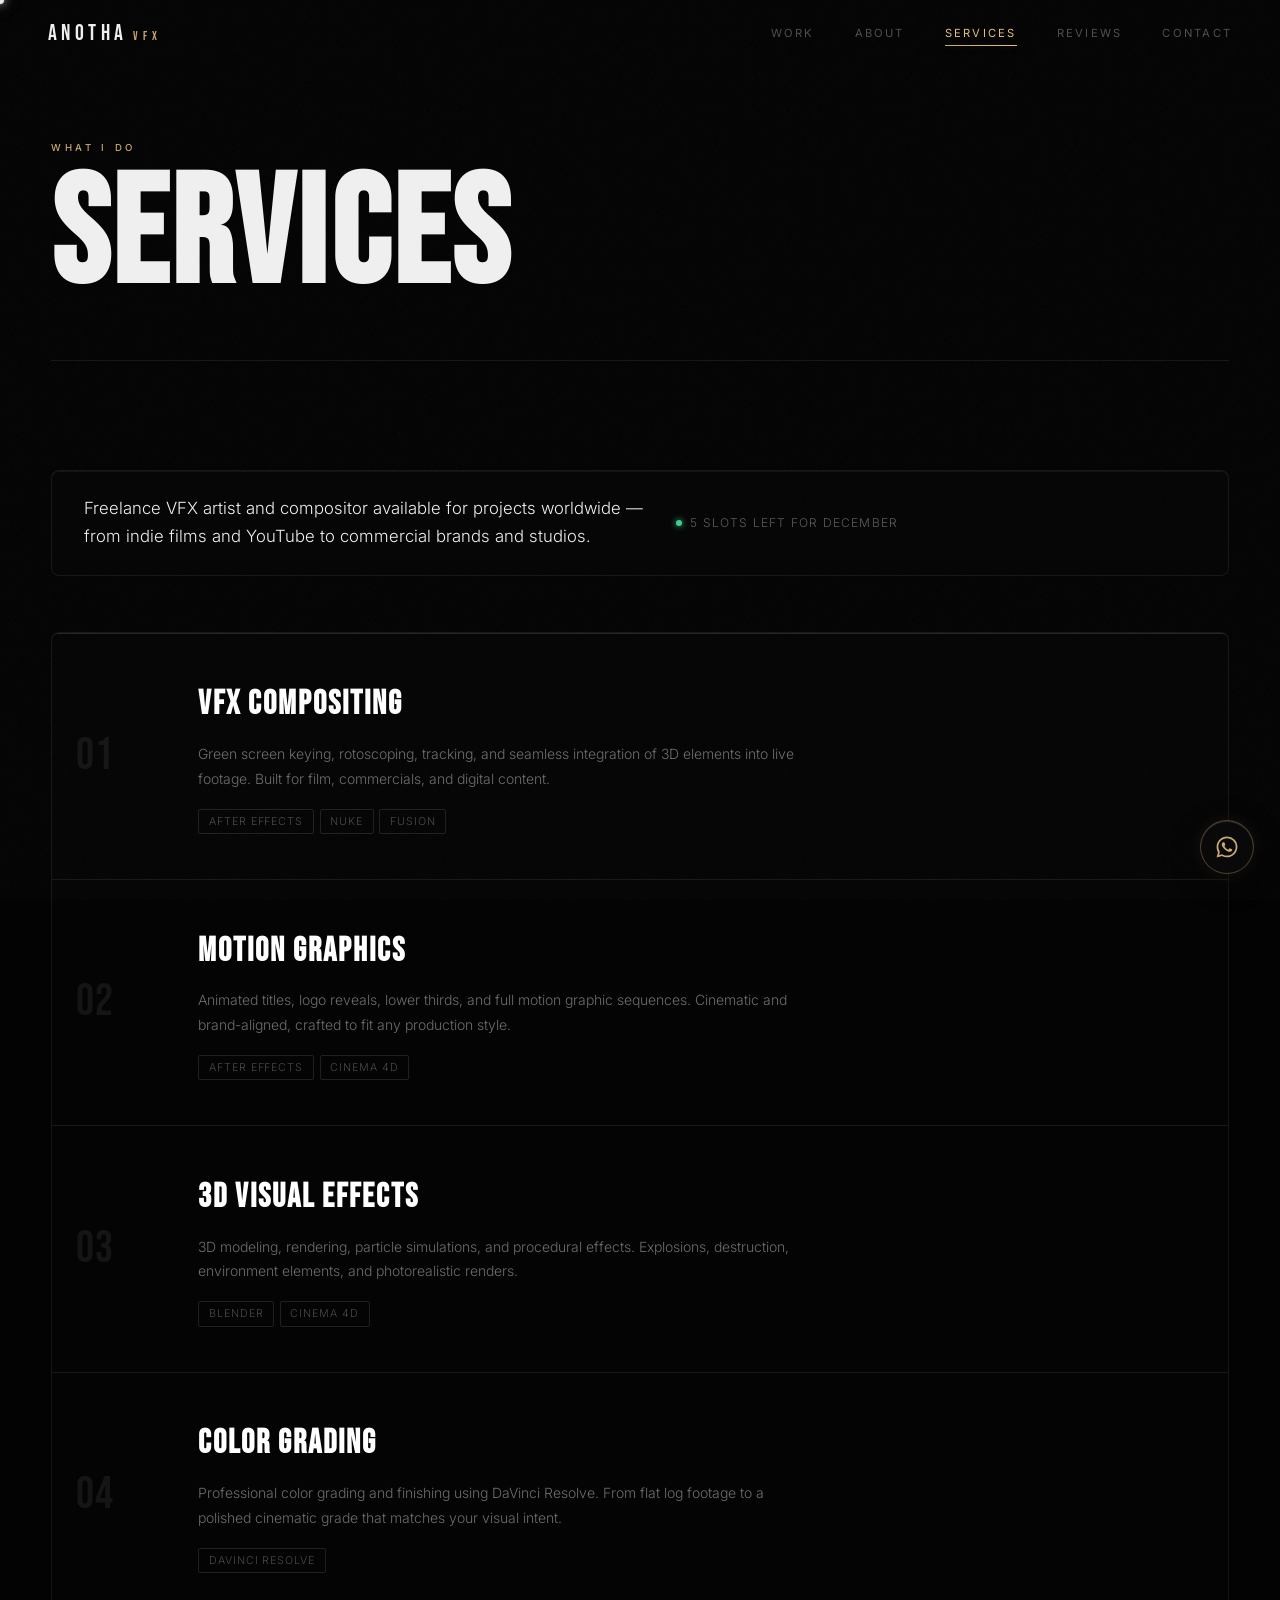
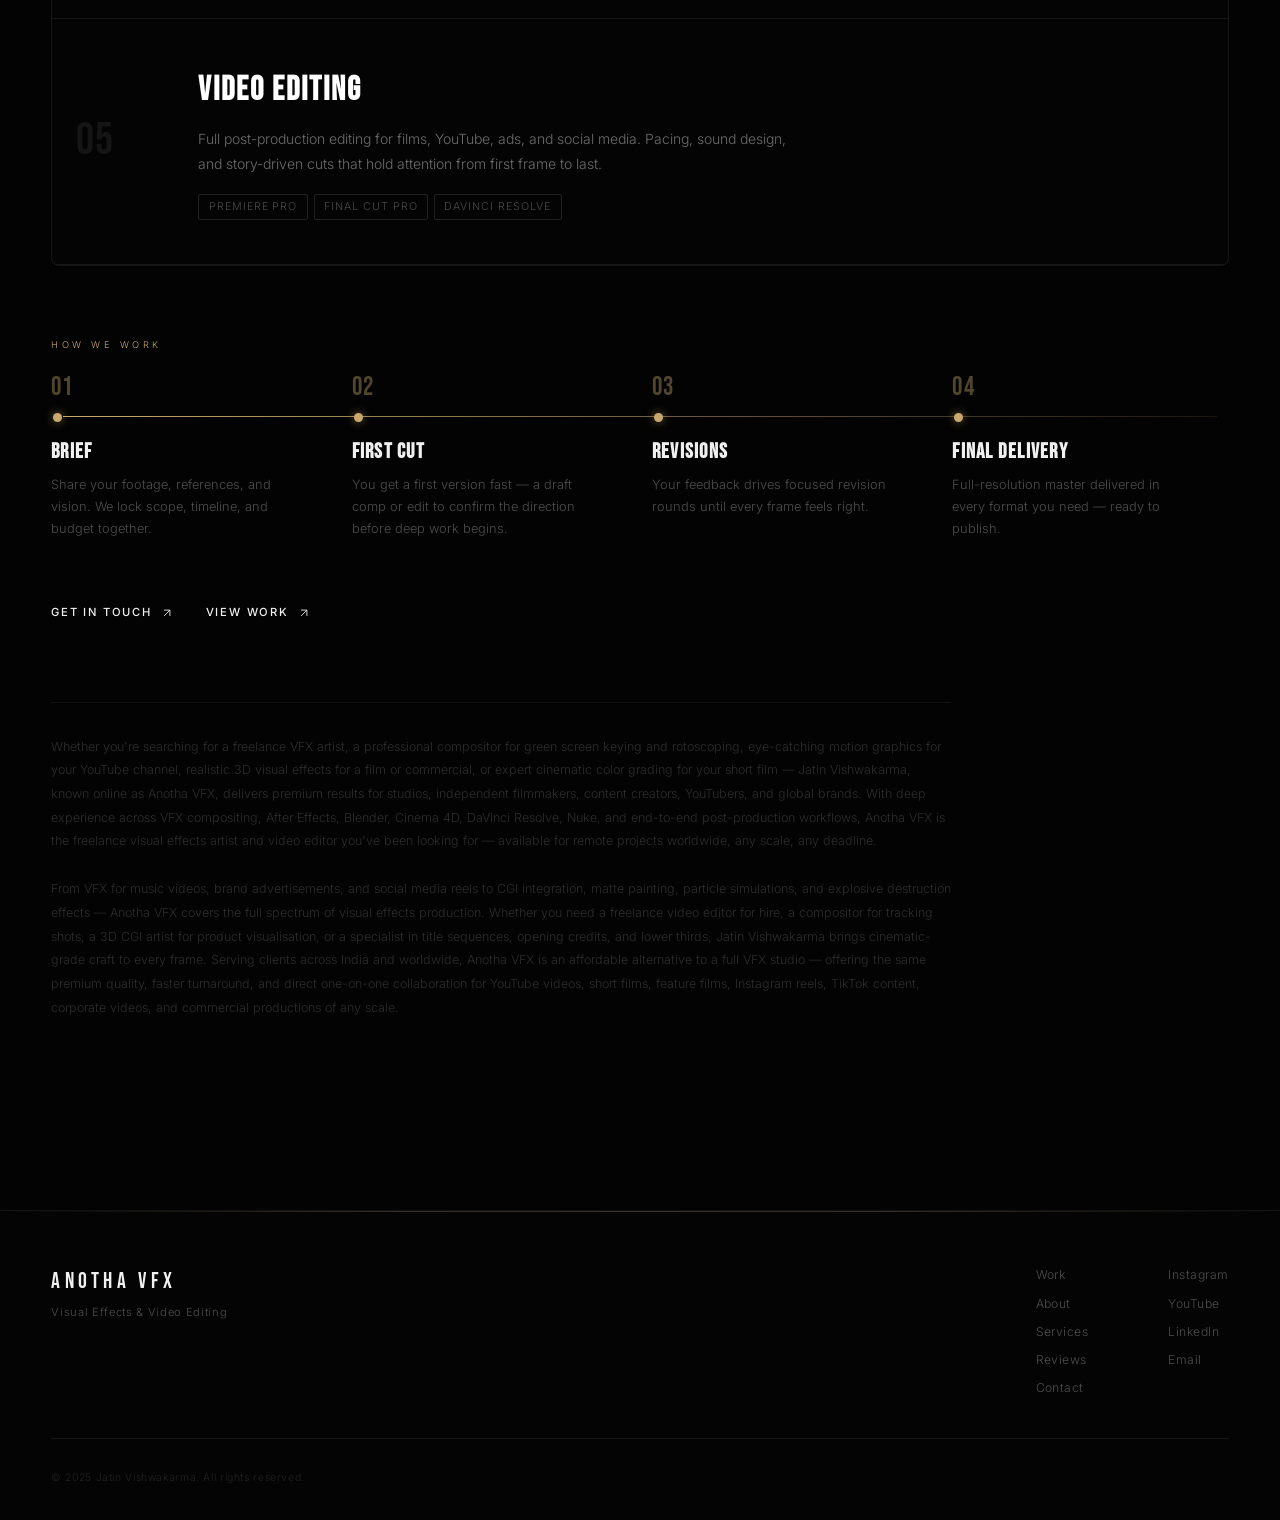
<file: services/index.html>
<!DOCTYPE html>
<html lang="en">
<head>
  <meta charset="UTF-8">
  <meta name="viewport" content="width=device-width, initial-scale=1.0">
  <meta name="referrer" content="strict-origin-when-cross-origin">
  <title>VFX Services — Indie VFX Studio & Freelance VFX Artist | Anotha VFX</title>
  <meta name="description" content="Freelance VFX compositing, motion graphics, 3D visual effects, color grading, and video editing services. Available for studios, YouTubers, and brands worldwide.">
  <link rel="icon" href="../assets/favicon.png" type="image/png">
  <link rel="shortcut icon" href="../assets/favicon.png">
  <link rel="apple-touch-icon" href="../assets/favicon.png">

  <!-- ── Open Graph ── -->
  <meta property="og:type"             content="website">
  <meta property="og:site_name"        content="Anotha VFX">
  <meta property="og:title"            content="VFX & Video Editing Services — Jatin Vishwakarma | Anotha VFX">
  <meta property="og:description"      content="Freelance VFX compositing, motion graphics, 3D visual effects, color grading, and video editing services. Available worldwide.">
  <meta property="og:image"            content="https://anotha-vfx.github.io/anotha-vfx/assets/anothavfx.jpeg">
  <meta property="og:image:secure_url" content="https://anotha-vfx.github.io/anotha-vfx/assets/anothavfx.jpeg">
  <meta property="og:image:type"       content="image/jpeg">
  <meta property="og:image:width"      content="1500">
  <meta property="og:image:height"     content="788">
  <meta property="og:url"              content="https://anothavfx.com/services/">
  <link rel="canonical" href="https://anothavfx.com/services/">

  <!-- Schema markup -->
  <script type="application/ld+json">
  {
    "@context": "https://schema.org",
    "@type": "ProfessionalService",
    "name": "Anotha VFX",
    "url": "https://anothavfx.com",
    "description": "Freelance VFX compositing, motion graphics, 3D visual effects, color grading, and video editing services available worldwide.",
    "provider": {
      "@type": "Person",
      "name": "Jatin Vishwakarma",
      "jobTitle": "Freelance VFX Artist & Compositor"
    },
    "areaServed": "Worldwide",
    "hasOfferCatalog": {
      "@type": "OfferCatalog",
      "name": "VFX & Video Editing Services",
      "itemListElement": [
        { "@type": "Offer", "itemOffered": { "@type": "Service", "name": "VFX Compositing", "description": "Professional visual effects compositing for film, YouTube, and digital media." } },
        { "@type": "Offer", "itemOffered": { "@type": "Service", "name": "Motion Graphics", "description": "Cinematic motion graphics and animated titles for any production." } },
        { "@type": "Offer", "itemOffered": { "@type": "Service", "name": "3D Visual Effects", "description": "3D modeling, rendering, and integration using Blender and Cinema 4D." } },
        { "@type": "Offer", "itemOffered": { "@type": "Service", "name": "Color Grading", "description": "Professional color grading and finishing using DaVinci Resolve." } },
        { "@type": "Offer", "itemOffered": { "@type": "Service", "name": "Video Editing", "description": "Full video editing and post-production for films, ads, and social media." } }
      ]
    }
  }
  </script>

  <link rel="preconnect" href="https://fonts.googleapis.com">
  <link rel="preconnect" href="https://fonts.gstatic.com" crossorigin>
  <link href="https://fonts.googleapis.com/css2?family=Bebas+Neue&family=Inter:wght@300;400;500&display=swap" rel="stylesheet">
  <link rel="stylesheet" href="../css/style.css?v=9">
  <script src="../js/content.js?v=3"></script>
  <script src="../js/features.js?v=2"></script>

  <style>
    /* ── Service rows ── */
    .srv-list { width: 100%; }

    .srv-row {
      display: grid;
      grid-template-columns: 90px 1fr 40px;
      align-items: center;
      gap: 2rem;
      padding: 2.8rem 0 2.8rem 1.5rem;
      border-top: 1px solid rgba(255,255,255,0.08);
      position: relative;
      overflow: hidden;
      cursor: default;
      /* scroll reveal start */
      opacity: 0;
      transform: translateY(28px);
      transition: opacity .55s ease, transform .55s ease;
    }
    .srv-row:last-of-type { border-bottom: 1px solid rgba(255,255,255,0.08); }
    .srv-row.srv-visible  { opacity: 1; transform: translateY(0); }

    /* sliding purple hover wash */
    .srv-row::before {
      content: '';
      position: absolute;
      inset: 0;
      background: linear-gradient(90deg, rgba(130,60,255,.07) 0%, transparent 70%);
      transform: translateX(-100%);
      transition: transform .45s ease;
      pointer-events: none;
    }
    .srv-row:hover::before { transform: translateX(0); }

    /* number */
    .srv-rn {
      font-family: 'Bebas Neue', sans-serif;
      font-size: clamp(2.4rem, 3.5vw, 3.2rem);
      line-height: 1;
      color: rgba(255,255,255,0.07);
      letter-spacing: .02em;
      transition: color .35s;
      user-select: none;
    }
    .srv-row:hover .srv-rn { color: rgba(155,90,255,.55); }

    /* body */
    .srv-rb { min-width: 0; }
    .srv-rt {
      font-family: 'Bebas Neue', sans-serif;
      font-size: clamp(1.55rem, 2.6vw, 2.1rem);
      letter-spacing: .06em;
      color: #fff;
      margin: 0 0 .65rem;
      transition: color .3s;
    }
    .srv-row:hover .srv-rt { color: rgba(190,155,255,1); }

    .srv-rd {
      font-size: .875rem;
      line-height: 1.75;
      color: rgba(255,255,255,0.42);
      margin: 0 0 1.1rem;
      max-width: 600px;
    }
    .srv-tags {
      display: flex;
      flex-wrap: wrap;
      gap: .35rem;
    }
    .srv-tags span {
      font-size: .67rem;
      letter-spacing: .09em;
      text-transform: uppercase;
      border: 1px solid rgba(255,255,255,0.11);
      padding: .2rem .6rem;
      border-radius: 2px;
      color: rgba(255,255,255,0.28);
      transition: border-color .3s, color .3s;
    }
    .srv-row:hover .srv-tags span {
      border-color: rgba(155,90,255,.35);
      color: rgba(175,130,255,.8);
    }

    /* arrow */
    .srv-ra {
      opacity: 0;
      transform: translate(-6px, 6px);
      transition: opacity .3s, transform .3s;
      color: rgba(155,90,255,.7);
      flex-shrink: 0;
      align-self: flex-start;
      margin-top: .35rem;
    }
    .srv-row:hover .srv-ra { opacity: 1; transform: translate(0,0); }

    /* intro meta row */
    .srv-meta {
      display: flex;
      align-items: center;
      gap: 2rem;
      margin-bottom: 3.5rem;
      flex-wrap: wrap;
    }
    .srv-avail {
      display: flex;
      align-items: center;
      gap: .5rem;
      font-size: .75rem;
      letter-spacing: .1em;
      text-transform: uppercase;
      color: rgba(255,255,255,0.35);
    }
    .srv-avail-dot {
      width: 6px; height: 6px;
      border-radius: 50%;
      background: #3ecf8e;
      box-shadow: 0 0 6px #3ecf8e;
      animation: pulse 2s infinite;
    }
    @keyframes pulse {
      0%,100% { opacity:1; } 50% { opacity:.4; }
    }

    /* SEO paragraph */
    .srv-seo {
      margin-top: 5rem;
      padding-top: 2rem;
      border-top: 1px solid rgba(255,255,255,0.05);
      font-size: .78rem;
      line-height: 1.9;
      color: rgba(255,255,255,0.17);
      max-width: 900px;
    }

    @media (max-width: 600px) {
      .srv-row { grid-template-columns: 56px 1fr; gap: 1rem; }
      .srv-ra  { display: none; }
    }
  </style>
  <!-- Google Analytics -->
  <script async src="https://www.googletagmanager.com/gtag/js?id=G-99MKQSMXY5"></script>
  <script>
    window.dataLayer = window.dataLayer || [];
    function gtag(){dataLayer.push(arguments);}
    gtag('js', new Date());
    gtag('config', 'G-99MKQSMXY5');
  </script>
</head>
<body>

  <!-- CURSOR -->
  <div class="cursor" id="cursor"></div>
  <div class="cursor-ring" id="cursorRing"></div>

  <!-- NAV -->
  <nav class="nav scrolled" id="nav">
    <a href="../" class="nav-logo">
      <span class="logo-name">ANOTHA</span><span class="logo-sub">VFX</span>
    </a>
    <div class="nav-links">
      <a href="../"          class="nav-link">Work</a>
      <a href="../about/"    class="nav-link">About</a>
      <a href="../services/" class="nav-link active">Services</a>
      <a href="../reviews/"  class="nav-link">Reviews</a>
      <a href="../contact/"  class="nav-link">Contact</a>
    </div>
    <button class="nav-toggle" id="navToggle" aria-label="Menu">
      <span></span><span></span>
    </button>
  </nav>

  <div class="mobile-menu" id="mobileMenu">
    <nav class="mobile-nav">
      <a href="../" class="mobile-link">
        <span class="mob-num">01</span>Work
        <svg class="mob-arrow" width="18" height="18" viewBox="0 0 24 24" fill="none" stroke="currentColor" stroke-width="1.5"><path d="M7 17L17 7M17 7H7M17 7V17"/></svg>
      </a>
      <a href="../about/" class="mobile-link">
        <span class="mob-num">02</span>About
        <svg class="mob-arrow" width="18" height="18" viewBox="0 0 24 24" fill="none" stroke="currentColor" stroke-width="1.5"><path d="M7 17L17 7M17 7H7M17 7V17"/></svg>
      </a>
      <a href="../services/" class="mobile-link active">
        <span class="mob-num">03</span>Services
        <svg class="mob-arrow" width="18" height="18" viewBox="0 0 24 24" fill="none" stroke="currentColor" stroke-width="1.5"><path d="M7 17L17 7M17 7H7M17 7V17"/></svg>
      </a>
      <a href="../reviews/" class="mobile-link">
        <span class="mob-num">04</span>Reviews
        <svg class="mob-arrow" width="18" height="18" viewBox="0 0 24 24" fill="none" stroke="currentColor" stroke-width="1.5"><path d="M7 17L17 7M17 7H7M17 7V17"/></svg>
      </a>
      <a href="../contact/" class="mobile-link">
        <span class="mob-num">05</span>Contact
        <svg class="mob-arrow" width="18" height="18" viewBox="0 0 24 24" fill="none" stroke="currentColor" stroke-width="1.5"><path d="M7 17L17 7M17 7H7M17 7V17"/></svg>
      </a>
    </nav>
    <div class="mobile-menu-footer">
      <div class="mob-avail">
        <span class="mob-avail-dot"></span>Available for projects
      </div>
      <div class="mob-social">
        <a href="https://instagram.com/anotha.fw.vfx" target="_blank" rel="noopener noreferrer">IG</a>
        <a href="https://www.youtube.com/@anothavfx" target="_blank" rel="noopener noreferrer">YT</a>
        <a href="https://www.linkedin.com/in/jatin-vishwakarma-bbb30a3b5/" target="_blank" rel="noopener noreferrer">LI</a>
        <a href="https://mail.google.com/mail/?view=cm&to=anotha.vfx@gmail.com" target="_blank" rel="noopener noreferrer">Email</a>
      </div>
    </div>
  </div>

  <!-- SERVICES GRID -->
  <div class="about-grid" style="padding-top: calc(var(--nav-h) + clamp(3rem, 8vh, 5rem));">

    <!-- PAGE HEADER — spans both grid columns -->
    <header class="page-hero" style="padding-top: 0;">
      <span class="page-label"><!--e:services.label-->What I Do<!--/e:services.label--></span>
      <h1 class="page-title"><!--e:services.title-->SERVICES<!--/e:services.title--></h1>
    </header>

    <div style="grid-column:1/-1; padding: 2rem 0 8rem;">

      <!-- intro + availability -->
      <div class="srv-meta">
        <p class="bio-lead" style="margin:0; max-width:560px;"><!--e:services.intro-->
          Freelance VFX artist and compositor available for projects worldwide —
          from indie films and YouTube to commercial brands and studios.
        <!--/e:services.intro--></p>
        <div class="srv-avail">
          <span class="srv-avail-dot"></span><!--e:services.avail-->Available for projects<!--/e:services.avail-->
        </div>
      </div>

      <!-- SERVICE ROWS -->
      <div class="srv-list">

        <div class="srv-row" data-delay="0s">
          <span class="srv-rn">01</span>
          <div class="srv-rb">
            <h2 class="srv-rt"><!--e:services.r1t-->VFX Compositing<!--/e:services.r1t--></h2>
            <p class="srv-rd"><!--e:services.r1d-->Green screen keying, rotoscoping, tracking, and seamless integration of 3D elements into live footage. Built for film, commercials, and digital content.<!--/e:services.r1d--></p>
            <div class="srv-tags"><!--e:services.r1tags-->
              <span>After Effects</span><span>Nuke</span><span>Fusion</span>
            <!--/e:services.r1tags--></div>
          </div>
          <a href="../contact/" class="srv-ra" aria-label="Get in touch"><svg width="18" height="18" viewBox="0 0 24 24" fill="none" stroke="currentColor" stroke-width="1.5"><path d="M7 17L17 7M17 7H7M17 7V17"/></svg></a>
        </div>

        <div class="srv-row" data-delay="0.08s">
          <span class="srv-rn">02</span>
          <div class="srv-rb">
            <h2 class="srv-rt"><!--e:services.r2t-->Motion Graphics<!--/e:services.r2t--></h2>
            <p class="srv-rd"><!--e:services.r2d-->Animated titles, logo reveals, lower thirds, and full motion graphic sequences. Cinematic and brand-aligned, crafted to fit any production style.<!--/e:services.r2d--></p>
            <div class="srv-tags"><!--e:services.r2tags-->
              <span>After Effects</span><span>Cinema 4D</span>
            <!--/e:services.r2tags--></div>
          </div>
          <a href="../contact/" class="srv-ra" aria-label="Get in touch"><svg width="18" height="18" viewBox="0 0 24 24" fill="none" stroke="currentColor" stroke-width="1.5"><path d="M7 17L17 7M17 7H7M17 7V17"/></svg></a>
        </div>

        <div class="srv-row" data-delay="0.16s">
          <span class="srv-rn">03</span>
          <div class="srv-rb">
            <h2 class="srv-rt"><!--e:services.r3t-->3D Visual Effects<!--/e:services.r3t--></h2>
            <p class="srv-rd"><!--e:services.r3d-->3D modeling, rendering, particle simulations, and procedural effects. Explosions, destruction, environment elements, and photorealistic renders.<!--/e:services.r3d--></p>
            <div class="srv-tags"><!--e:services.r3tags-->
              <span>Blender</span><span>Cinema 4D</span>
            <!--/e:services.r3tags--></div>
          </div>
          <a href="../contact/" class="srv-ra" aria-label="Get in touch"><svg width="18" height="18" viewBox="0 0 24 24" fill="none" stroke="currentColor" stroke-width="1.5"><path d="M7 17L17 7M17 7H7M17 7V17"/></svg></a>
        </div>

        <div class="srv-row" data-delay="0.24s">
          <span class="srv-rn">04</span>
          <div class="srv-rb">
            <h2 class="srv-rt"><!--e:services.r4t-->Color Grading<!--/e:services.r4t--></h2>
            <p class="srv-rd"><!--e:services.r4d-->Professional color grading and finishing using DaVinci Resolve. From flat log footage to a polished cinematic grade that matches your visual intent.<!--/e:services.r4d--></p>
            <div class="srv-tags"><!--e:services.r4tags-->
              <span>DaVinci Resolve</span>
            <!--/e:services.r4tags--></div>
          </div>
          <a href="../contact/" class="srv-ra" aria-label="Get in touch"><svg width="18" height="18" viewBox="0 0 24 24" fill="none" stroke="currentColor" stroke-width="1.5"><path d="M7 17L17 7M17 7H7M17 7V17"/></svg></a>
        </div>

        <div class="srv-row" data-delay="0.32s">
          <span class="srv-rn">05</span>
          <div class="srv-rb">
            <h2 class="srv-rt"><!--e:services.r5t-->Video Editing<!--/e:services.r5t--></h2>
            <p class="srv-rd"><!--e:services.r5d-->Full post-production editing for films, YouTube, ads, and social media. Pacing, sound design, and story-driven cuts that hold attention from first frame to last.<!--/e:services.r5d--></p>
            <div class="srv-tags"><!--e:services.r5tags-->
              <span>Premiere Pro</span><span>Final Cut Pro</span><span>DaVinci Resolve</span>
            <!--/e:services.r5tags--></div>
          </div>
          <a href="../contact/" class="srv-ra" aria-label="Get in touch"><svg width="18" height="18" viewBox="0 0 24 24" fill="none" stroke="currentColor" stroke-width="1.5"><path d="M7 17L17 7M17 7H7M17 7V17"/></svg></a>
        </div>

      </div>

      <!-- PROCESS TIMELINE -->
      <div class="process-section">
        <span class="skills-label" style="margin-top:4.5rem;display:block;"><!--e:services.processLabel-->How We Work<!--/e:services.processLabel--></span>
        <div class="process-track">
          <div class="process-step reveal">
            <span class="ps-num">01</span>
            <span class="ps-dot"></span>
            <h3 class="ps-title"><!--e:services.p1t-->Brief<!--/e:services.p1t--></h3>
            <p class="ps-desc"><!--e:services.p1d-->Share your footage, references, and vision. We lock scope, timeline, and budget together.<!--/e:services.p1d--></p>
          </div>
          <div class="process-step reveal" style="--delay:.1s">
            <span class="ps-num">02</span>
            <span class="ps-dot"></span>
            <h3 class="ps-title"><!--e:services.p2t-->First Cut<!--/e:services.p2t--></h3>
            <p class="ps-desc"><!--e:services.p2d-->You get a first version fast — a draft comp or edit to confirm the direction before deep work begins.<!--/e:services.p2d--></p>
          </div>
          <div class="process-step reveal" style="--delay:.2s">
            <span class="ps-num">03</span>
            <span class="ps-dot"></span>
            <h3 class="ps-title"><!--e:services.p3t-->Revisions<!--/e:services.p3t--></h3>
            <p class="ps-desc"><!--e:services.p3d-->Your feedback drives focused revision rounds until every frame feels right.<!--/e:services.p3d--></p>
          </div>
          <div class="process-step reveal" style="--delay:.3s">
            <span class="ps-num">04</span>
            <span class="ps-dot"></span>
            <h3 class="ps-title"><!--e:services.p4t-->Final Delivery<!--/e:services.p4t--></h3>
            <p class="ps-desc"><!--e:services.p4d-->Full-resolution master delivered in every format you need — ready to publish.<!--/e:services.p4d--></p>
          </div>
        </div>
      </div>

      <!-- CTA -->
      <div class="about-cta" style="margin-top:4rem;">
        <a href="../contact/" class="btn-text">
          <!--e:services.ctaContact-->Get In Touch<!--/e:services.ctaContact-->
          <svg width="14" height="14" viewBox="0 0 24 24" fill="none" stroke="currentColor" stroke-width="1.5"><path d="M7 17L17 7M17 7H7M17 7V17"/></svg>
        </a>
        <a href="../" class="btn-text">
          <!--e:services.ctaWork-->View Work<!--/e:services.ctaWork-->
          <svg width="14" height="14" viewBox="0 0 24 24" fill="none" stroke="currentColor" stroke-width="1.5"><path d="M7 17L17 7M17 7H7M17 7V17"/></svg>
        </a>
      </div>

      <!-- SEO -->
      <p class="srv-seo">
        Whether you're searching for a freelance VFX artist, a professional compositor for green screen keying and rotoscoping, eye-catching motion graphics for your YouTube channel, realistic 3D visual effects for a film or commercial, or expert cinematic color grading for your short film — Jatin Vishwakarma, known online as Anotha VFX, delivers premium results for studios, independent filmmakers, content creators, YouTubers, and global brands. With deep experience across VFX compositing, After Effects, Blender, Cinema 4D, DaVinci Resolve, Nuke, and end-to-end post-production workflows, Anotha VFX is the freelance visual effects artist and video editor you've been looking for — available for remote projects worldwide, any scale, any deadline.
      </p>
      <p class="srv-seo" style="margin-top:1.5rem; border-top:none; padding-top:0;">
        From VFX for music videos, brand advertisements, and social media reels to CGI integration, matte painting, particle simulations, and explosive destruction effects — Anotha VFX covers the full spectrum of visual effects production. Whether you need a freelance video editor for hire, a compositor for tracking shots, a 3D CGI artist for product visualisation, or a specialist in title sequences, opening credits, and lower thirds, Jatin Vishwakarma brings cinematic-grade craft to every frame. Serving clients across India and worldwide, Anotha VFX is an affordable alternative to a full VFX studio — offering the same premium quality, faster turnaround, and direct one-on-one collaboration for YouTube videos, short films, feature films, Instagram reels, TikTok content, corporate videos, and commercial productions of any scale.
      </p>

    </div>
  </div>

  <!-- FOOTER -->
  <footer class="footer">
    <div class="footer-top">
      <div class="footer-brand">
        <span class="footer-name">ANOTHA VFX</span>
        <p class="footer-tagline">Visual Effects &amp; Video Editing</p>
      </div>
      <nav class="footer-nav">
        <a href="../">Work</a>
        <a href="../about/">About</a>
        <a href="../services/">Services</a>
        <a href="../reviews/">Reviews</a>
        <a href="../contact/">Contact</a>
      </nav>
      <div class="footer-social">
        <a href="https://instagram.com/anotha.fw.vfx" target="_blank" rel="noopener noreferrer">Instagram</a>
        <a href="https://www.youtube.com/@anothavfx" target="_blank" rel="noopener noreferrer">YouTube</a>
        <a href="https://www.linkedin.com/in/jatin-vishwakarma-bbb30a3b5/" target="_blank" rel="noopener noreferrer">LinkedIn</a>
        <a href="https://mail.google.com/mail/?view=cm&to=anotha.vfx@gmail.com" target="_blank" rel="noopener noreferrer">Email</a>
      </div>
    </div>
    <div class="footer-bottom">
      <span>&copy; 2025 Jatin Vishwakarma. All rights reserved.</span>
    </div>
  </footer>

  <script src="../js/main.js?v=7"></script>
  <script src="../js/fluid-cursor.js?v=4"></script>

  <script>
    // ── Staggered scroll reveal for service rows ──────────────────────
    (function () {
      var rows = document.querySelectorAll('.srv-row');
      if (!rows.length) return;

      // When coming back via browser back button (bfcache restore),
      // reveal everything instantly so the page doesn't stay black
      function revealAll() {
        rows.forEach(function (r) {
          r.style.transitionDelay = '0s';
          r.classList.add('srv-visible');
        });
      }
      window.addEventListener('pageshow', function (e) {
        if (e.persisted) revealAll();
      });

      var io = new IntersectionObserver(function (entries) {
        entries.forEach(function (e) {
          if (e.isIntersecting) {
            e.target.style.transitionDelay = e.target.dataset.delay || '0s';
            e.target.classList.add('srv-visible');
            io.unobserve(e.target);
          }
        });
      }, { threshold: 0.12 });
      rows.forEach(function (r) { io.observe(r); });
    })();
  </script>

  <!-- WhatsApp direct chat -->
  <a class="wa-btn" href="https://wa.me/918989417415" target="_blank" rel="noopener noreferrer" aria-label="Chat on WhatsApp">
    <svg viewBox="0 0 32 32" width="26" height="26" fill="currentColor" aria-hidden="true"><path d="M16.004 3.2c-7.06 0-12.8 5.74-12.8 12.8 0 2.26.59 4.46 1.72 6.4L3.2 28.8l6.58-1.68a12.74 12.74 0 0 0 6.22 1.62h.01c7.06 0 12.79-5.74 12.79-12.8 0-3.42-1.33-6.63-3.75-9.05a12.72 12.72 0 0 0-9.05-3.69zm0 23.36h-.01a10.6 10.6 0 0 1-5.4-1.48l-.39-.23-4.02 1.03 1.07-3.92-.25-.4a10.55 10.55 0 0 1-1.63-5.66c0-5.87 4.78-10.64 10.65-10.64 2.84 0 5.51 1.11 7.52 3.12a10.57 10.57 0 0 1 3.11 7.53c0 5.87-4.78 10.65-10.65 10.65zm5.84-7.97c-.32-.16-1.89-.93-2.19-1.04-.29-.11-.5-.16-.72.16-.21.32-.82 1.04-1.01 1.25-.18.21-.37.24-.69.08-.32-.16-1.35-.5-2.57-1.59-.95-.85-1.59-1.9-1.78-2.22-.19-.32-.02-.49.14-.65.14-.14.32-.37.48-.56.16-.19.21-.32.32-.53.11-.21.05-.4-.03-.56-.08-.16-.72-1.73-.98-2.37-.26-.62-.52-.54-.72-.55h-.61c-.21 0-.56.08-.85.4-.29.32-1.12 1.09-1.12 2.66 0 1.57 1.14 3.08 1.3 3.29.16.21 2.25 3.44 5.45 4.82.76.33 1.36.53 1.82.67.77.24 1.46.21 2.01.13.61-.09 1.89-.77 2.16-1.52.27-.75.27-1.39.19-1.52-.08-.13-.29-.21-.61-.37z"/></svg>
  </a>
</body>
</html>
</file>
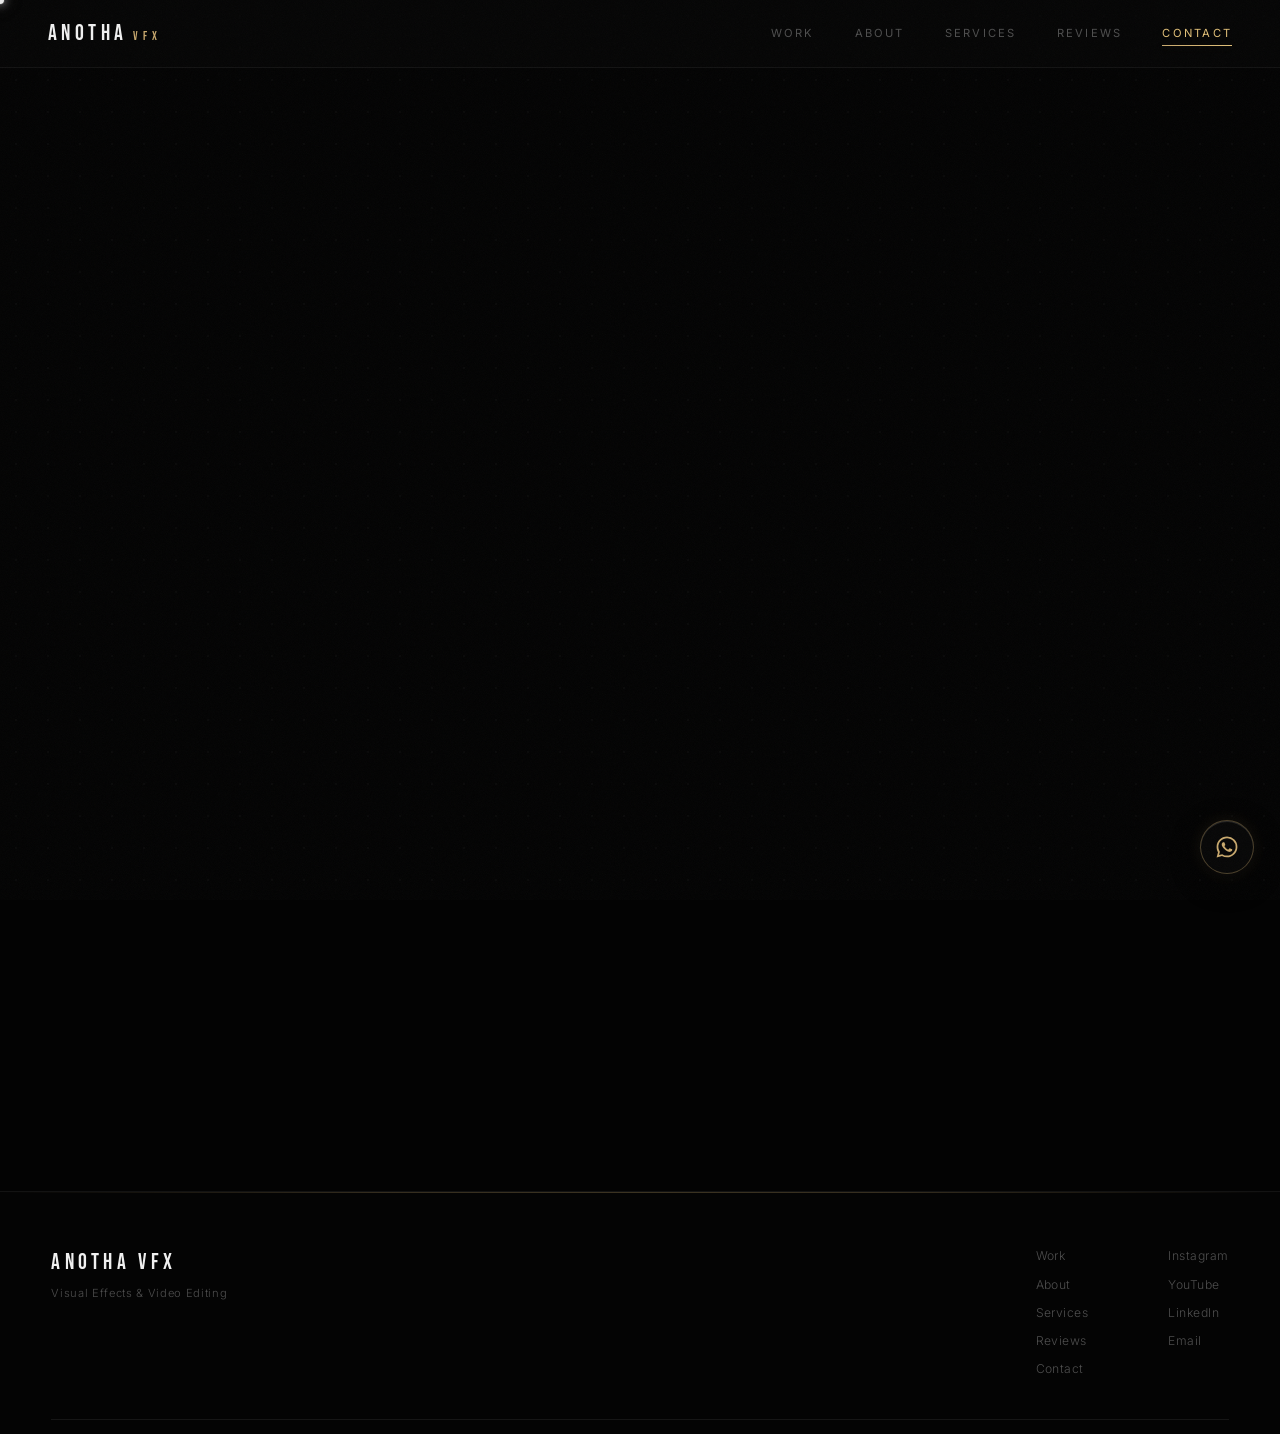
<file: contact.html>
<!DOCTYPE html>
<html><head>
  <meta charset="UTF-8">
  <meta http-equiv="refresh" content="0;url=/contact/">
  <link rel="canonical" href="https://anothavfx.com/contact/">
</head><body></body></html>
</file>
<file: css/style.css>
/* ================================================================
   ANOTHA VFX — style.css
   ================================================================ */

/* ── TOKENS ────────────────────────────────────────────────────── */
:root {
  --bg:          #030303;
  --surface:     #090909;
  --surface-2:   #0e0e0e;
  --border:      #161616;
  --border-2:    #242424;
  --text:        #f0f0f0;
  --text-muted:  #4e4e4e;
  --text-dim:    #232323;
  --gold:        #c9a96e;
  --gold-bright: #e2c078;
  --gold-glow:   rgba(201,169,110,.18);
  --purple-glow: rgba(110,60,220,.1);
  --nav-h:       68px;
  --ease:        cubic-bezier(.25,.46,.45,.94);
  --ease-out:    cubic-bezier(.16,1,.3,1);
  --ease-expo:   cubic-bezier(.87,0,.13,1);
  --ease-spring: cubic-bezier(.34,1.56,.64,1);
}

/* ── RESET ─────────────────────────────────────────────────────── */
*, *::before, *::after { margin: 0; padding: 0; box-sizing: border-box; }
html { scroll-behavior: smooth; overflow-x: hidden; }
body {
  background: var(--bg);
  color: var(--text);
  font-family: 'Inter', sans-serif;
  font-weight: 300;
  line-height: 1.6;
  overflow-x: hidden;
  -webkit-font-smoothing: antialiased;
}
img, video { display: block; max-width: 100%; }
a { color: inherit; text-decoration: none; }
button { cursor: pointer; border: none; background: none; font-family: inherit; }

/* Subtle dot-grid background texture */
body::before {
  content: '';
  position: fixed; inset: 0;
  pointer-events: none;
  z-index: 0;
  opacity: 1;
  background-image: radial-gradient(circle, rgba(255,255,255,.028) 1px, transparent 1px);
  background-size: 32px 32px;
}
/* Film grain */
body::after {
  content: '';
  position: fixed; inset: 0;
  pointer-events: none;
  z-index: 9000;
  opacity: .032;
  background-image: url("data:image/svg+xml,%3Csvg xmlns='http://www.w3.org/2000/svg' width='300' height='300'%3E%3Cfilter id='n'%3E%3CfeTurbulence type='fractalNoise' baseFrequency='.75' numOctaves='4' stitchTiles='stitch'/%3E%3C/filter%3E%3Crect width='300' height='300' filter='url(%23n)'/%3E%3C/svg%3E");
  background-size: 180px;
}

/* ── LOADER ────────────────────────────────────────────────────── */
.loader {
  position: fixed; inset: 0;
  background: var(--bg);
  z-index: 9999;
  display: flex; align-items: center; justify-content: center;
  flex-direction: column; gap: 1.5rem;
  transition: opacity .8s var(--ease-expo), visibility .8s;
}
.loader-text {
  font-family: 'Bebas Neue', sans-serif;
  font-size: clamp(2rem, 6vw, 4rem);
  letter-spacing: .45em;
  overflow: hidden;
  animation: loaderSlide .8s .1s var(--ease-out) both;
}
.loader-accent { color: var(--gold); margin-left: .15em; }
.loader-bar {
  width: 180px; height: 1px;
  background: var(--border-2);
  position: relative; overflow: hidden;
}
.loader-bar::after {
  content: '';
  position: absolute; inset-block: 0; left: 0;
  width: 0; background: var(--gold);
  animation: loaderFill 1.3s .3s var(--ease) forwards;
}
@keyframes loaderSlide {
  from { opacity: 0; transform: translateY(30px); }
  to   { opacity: 1; transform: none; }
}
@keyframes loaderFill { to { width: 100%; } }

/* ── CUSTOM CURSOR ─────────────────────────────────────────────── */
@media (pointer: fine) {
  * { cursor: none !important; }

  .cursor {
    position: fixed;
    width: 8px; height: 8px;
    background: var(--text);
    border-radius: 50%;
    pointer-events: none;
    z-index: 9998;
    transform: translate(-50%, -50%);
    /* no transition on transform — JS controls it directly for stretch */
    transition: background .2s, box-shadow .2s;
    mix-blend-mode: difference;
    box-shadow:
      0 0 0 1px rgba(255,255,255,.12),
      0 0 8px 2px rgba(255,255,255,.35),
      0 0 22px 4px rgba(255,255,255,.1);
    will-change: transform, left, top;
  }
  .cursor-ring {
    position: fixed;
    width: 36px; height: 36px;
    border: 1px solid rgba(255,255,255,.35);
    border-radius: 50%;
    pointer-events: none;
    z-index: 9997;
    transform: translate(-50%, -50%);
    transition: width .3s var(--ease-out), height .3s var(--ease-out), border-color .3s;
    box-shadow: 0 0 8px 1px rgba(255,255,255,.08);
    will-change: left, top;
  }
  .cursor.big {
    background: var(--gold);
    box-shadow: 0 0 10px 3px rgba(201,169,110,.6), 0 0 20px 6px rgba(201,169,110,.2);
  }
  .cursor-ring.big { width: 54px; height: 54px; border-color: rgba(201,169,110,.45); box-shadow: 0 0 12px 2px rgba(201,169,110,.15); }

  /* Trail dots */
  .cursor-trail {
    position: fixed;
    border-radius: 50%;
    pointer-events: none;
    z-index: 9996;
    transform: translate(-50%, -50%);
    background: var(--text);
    mix-blend-mode: difference;
    will-change: left, top;
  }

  /* Click ripple */
  @keyframes cursorRipple {
    0%   { transform: translate(-50%,-50%) scale(.4); opacity: .55; }
    100% { transform: translate(-50%,-50%) scale(3.2); opacity: 0;   }
  }
  .cursor-ripple {
    position: fixed;
    width: 36px; height: 36px;
    border: 1px solid rgba(255,255,255,.7);
    border-radius: 50%;
    pointer-events: none;
    z-index: 9995;
    mix-blend-mode: difference;
    animation: cursorRipple .55s cubic-bezier(.2,.8,.2,1) forwards;
  }
}

/* ── NAVIGATION ────────────────────────────────────────────────── */
.nav {
  position: fixed; top: 0; left: 0; right: 0;
  height: var(--nav-h);
  z-index: 500;
  display: flex; align-items: center; justify-content: space-between;
  padding: 0 clamp(1.5rem, 4vw, 3rem);
  transition: background .5s var(--ease), border-color .5s;
  border-bottom: 1px solid transparent;
}
.nav.scrolled {
  background: rgba(3,3,3,.88);
  backdrop-filter: blur(28px) saturate(1.4);
  -webkit-backdrop-filter: blur(28px) saturate(1.4);
  border-bottom-color: rgba(255,255,255,.055);
  box-shadow: 0 1px 40px rgba(0,0,0,.5);
}
.nav-logo { display: flex; align-items: baseline; gap: .3rem; }
.logo-name {
  font-family: 'Bebas Neue', sans-serif;
  font-size: 1.4rem; letter-spacing: .2em;
  transition: color .3s;
}
.logo-sub {
  font-family: 'Bebas Neue', sans-serif;
  font-size: .78rem; letter-spacing: .4em; color: var(--gold);
}
.nav-logo:hover .logo-name { color: var(--gold); }
.nav-links { display: flex; gap: 2.5rem; }
.nav-link {
  font-size: .7rem; font-weight: 400;
  letter-spacing: .2em; text-transform: uppercase;
  color: var(--text-muted);
  position: relative; transition: color .3s;
}
.nav-link::after {
  content: '';
  position: absolute; bottom: -4px; left: 0;
  height: 1px; width: 0;
  background: linear-gradient(90deg, var(--gold), var(--gold-bright));
  transition: width .4s var(--ease-out);
  box-shadow: 0 0 8px var(--gold-glow);
}
.nav-link:hover, .nav-link.active { color: var(--text); }
.nav-link.active { color: var(--gold-bright); }
.nav-link.active::after, .nav-link:hover::after { width: 100%; }

.nav-toggle { display: none; flex-direction: column; gap: 6px; padding: 6px; }
.nav-toggle span {
  display: block; width: 22px; height: 1px;
  background: var(--text);
  transition: transform .35s var(--ease), opacity .35s;
}
.nav-toggle.open span:first-child { transform: translateY(7px) rotate(45deg); }
.nav-toggle.open span:last-child  { transform: translateY(-7px) rotate(-45deg); }

.mobile-menu {
  position: fixed; inset: 0;
  background: var(--bg);
  z-index: 499;
  display: flex; flex-direction: column;
  padding: calc(var(--nav-h) + 2.5rem) clamp(1.5rem, 6vw, 2.5rem) 2.5rem;
  opacity: 0; visibility: hidden;
  transition: opacity .45s var(--ease-expo), visibility .45s;
  overflow: hidden;
}
/* Ambient top glow */
.mobile-menu::before {
  content: '';
  position: absolute; top: 0; left: 0; right: 0; height: 55vh;
  background: radial-gradient(ellipse 130% 55% at 50% 0%, rgba(30,8,60,.55) 0%, transparent 100%);
  pointer-events: none; z-index: 0;
}
/* Giant background watermark */
.mobile-menu::after {
  content: 'VFX';
  position: absolute; bottom: -1.5rem; right: -1rem;
  font-family: 'Bebas Neue', sans-serif;
  font-size: clamp(9rem, 46vw, 16rem);
  letter-spacing: .04em;
  color: rgba(201,169,110,.038);
  pointer-events: none; user-select: none; z-index: 0;
  line-height: 1;
}

.mobile-menu.open { opacity: 1; visibility: visible; }

/* Nav links group */
.mobile-nav {
  flex: 1;
  display: flex; flex-direction: column; justify-content: center;
  position: relative; z-index: 1;
}

/* Individual link row */
.mobile-link {
  display: flex; align-items: baseline; gap: .9rem;
  padding: 1rem 0;
  border-bottom: 1px solid rgba(255,255,255,.055);
  font-family: 'Bebas Neue', sans-serif;
  font-size: clamp(2.6rem, 14vw, 4.8rem);
  letter-spacing: .04em; color: var(--text-muted);
  opacity: 0; transform: translateY(28px);
  transition: color .3s, padding-left .35s var(--ease-out),
              opacity .55s var(--ease-out), transform .55s var(--ease-out);
}
.mobile-link:first-child { border-top: 1px solid rgba(255,255,255,.055); }
.mobile-link:active  { color: var(--text); }
.mobile-link.active  { color: var(--gold-bright); }

/* Stagger in when open — one delay per link */
.mobile-menu.open .mobile-link             { opacity: 1; transform: none; }
.mobile-menu.open .mobile-link:nth-child(1) { transition-delay: .06s; }
.mobile-menu.open .mobile-link:nth-child(2) { transition-delay: .12s; }
.mobile-menu.open .mobile-link:nth-child(3) { transition-delay: .18s; }
.mobile-menu.open .mobile-link:nth-child(4) { transition-delay: .24s; }
.mobile-menu.open .mobile-link:nth-child(5) { transition-delay: .30s; }

/* Link number badge */
.mob-num {
  font-family: 'Bebas Neue', sans-serif;
  font-size: .7rem; letter-spacing: .22em;
  color: rgba(201,169,110,.45);
  flex-shrink: 0; align-self: flex-start;
  padding-top: .55rem;
  transition: color .3s;
}
.mobile-link.active .mob-num { color: var(--gold); }

/* Arrow icon — appears on active */
.mob-arrow {
  margin-left: auto;
  color: var(--gold);
  opacity: 0; transform: translate(-6px, 6px);
  transition: opacity .3s, transform .4s var(--ease-spring);
  align-self: center;
  flex-shrink: 0;
}
.mobile-link.active .mob-arrow { opacity: 1; transform: none; }

/* Bottom footer bar */
.mobile-menu-footer {
  position: relative; z-index: 1;
  display: flex; align-items: center; justify-content: space-between;
  padding-top: 1.6rem;
  opacity: 0; transform: translateY(12px);
  transition: opacity .5s .32s var(--ease-out), transform .5s .32s var(--ease-out);
}
.mobile-menu.open .mobile-menu-footer { opacity: 1; transform: none; }

.mob-avail {
  display: flex; align-items: center; gap: .5rem;
  font-size: .56rem; letter-spacing: .22em; text-transform: uppercase;
  color: var(--text-muted);
}
.mob-avail-dot {
  width: 6px; height: 6px; border-radius: 50%;
  background: #3ecf8e;
  box-shadow: 0 0 7px rgba(62,207,142,.5);
  animation: availPulse 2.6s ease-in-out infinite;
  flex-shrink: 0;
}
.mob-social { display: flex; gap: 1.4rem; }
.mob-social a {
  font-size: .58rem; letter-spacing: .15em; text-transform: uppercase;
  color: var(--text-muted); transition: color .3s;
}
.mob-social a:hover, .mob-social a:active { color: var(--gold); }

/* ── SCROLL REVEAL ─────────────────────────────────────────────── */
/*
  Elements are VISIBLE by default.
  When JS adds .js-loaded to <html>, they become hidden
  and are revealed by IntersectionObserver adding .vis.
  This means: no JS = always visible. JS = animated reveal.
*/
.js-loaded .reveal,
.js-loaded .project-card,
.js-loaded .section-header,
.js-loaded .about-teaser,
.js-loaded .about-bio,
.js-loaded .skills-block,
.js-loaded .about-cta,
.js-loaded .contact-info-col,
.js-loaded .contact-form-col,
.js-loaded .showreel-header,
.js-loaded .showreel-player {
  opacity: 0;
  transform: translateY(40px) scale(.98);
  transition: opacity .9s var(--ease-out), transform .9s var(--ease-out);
  transition-delay: var(--delay, 0s);
}

.js-loaded .reveal.vis,
.js-loaded .project-card.vis,
.js-loaded .section-header.vis,
.js-loaded .about-teaser.vis,
.js-loaded .about-bio.vis,
.js-loaded .skills-block.vis,
.js-loaded .about-cta.vis,
.js-loaded .contact-info-col.vis,
.js-loaded .contact-form-col.vis,
.js-loaded .showreel-header.vis,
.js-loaded .showreel-player.vis {
  opacity: 1;
  transform: translateY(0) scale(1);
}

/* Project cards stagger */
.js-loaded .project-card:nth-child(2) { --delay: .1s; }
.js-loaded .project-card:nth-child(3) { --delay: .2s; }
.js-loaded .project-card:nth-child(4) { --delay: .3s; }

/* ══════════════════════════════════════════════════════════════
   HERO
══════════════════════════════════════════════════════════════ */
.hero {
  position: relative;
  width: 100%; height: 100svh; min-height: 600px;
  overflow: hidden;
  display: flex; flex-direction: column; justify-content: flex-end;
}

.hero-media {
  position: absolute; inset: 0;
  background:
    radial-gradient(ellipse 90% 70% at 65% 30%, #1d0840 0%, #08041a 55%, var(--bg) 100%);
}
/* Animated ambient glow orb */
.hero-media::after {
  content: '';
  position: absolute;
  width: 70vw; height: 60vh;
  top: 5%; left: 20%;
  background: radial-gradient(ellipse, rgba(110,60,220,.13) 0%, transparent 70%);
  animation: orbDrift 14s ease-in-out infinite alternate;
  pointer-events: none;
}
@keyframes orbDrift {
  from { transform: translate(0, 0) scale(1); }
  to   { transform: translate(5%, 8%) scale(1.12); }
}
.hero-video {
  position: absolute; inset: 0;
  width: 100%; height: 100%;
  object-fit: cover;
  filter: brightness(.38) saturate(.7);
}
.hero-overlay {
  position: absolute; inset: 0;
  background:
    linear-gradient(180deg,
      rgba(3,3,3,.55)  0%,
      transparent      28%,
      rgba(3,3,3,.65)  72%,
      var(--bg)        100%),
    linear-gradient(90deg, rgba(3,3,3,.5) 0%, transparent 58%);
}

/* Content grid */
.hero-content {
  position: relative; z-index: 2;
  display: grid; grid-template-columns: 1fr auto;
  align-items: flex-end; gap: 2rem;
  padding: 0 clamp(1.5rem, 4vw, 3.5rem) clamp(3.5rem, 8vh, 6rem);
  will-change: transform, opacity;
}

/* Role badge */
.hero-role {
  display: inline-flex; align-items: center; gap: .8rem;
  font-size: .65rem; font-weight: 500;
  letter-spacing: .32em; text-transform: uppercase;
  color: var(--gold);
  margin-bottom: 1rem;
  opacity: 0; clip-path: inset(0 100% 0 0);
  animation: wipeIn .9s 1.4s var(--ease-out) forwards;
}
.hero-role::before {
  content: ''; display: block;
  width: 28px; height: 1px; background: var(--gold);
}

/* Name */
.hero-title { display: flex; flex-direction: column; max-width: 100%; }
.hero-name-wrap { overflow: hidden; }
.hero-name {
  display: block;
  font-family: 'Bebas Neue', sans-serif;
  font-size: clamp(5.5rem, 13vw, 12rem);
  line-height: .88; letter-spacing: .01em;
  opacity: 0; transform: translateY(110%);
  animation: nameIn 1s calc(1.5s + var(--i, 0) * .12s) var(--ease-expo) forwards;
}
/* "anotha" suffix — same Bebas Neue as the main name, smaller + dimmed */
.hero-name-alias {
  font-family: 'Bebas Neue', sans-serif;
  font-size: 0.26em;
  color: rgba(240,240,240,.25);
  letter-spacing: .16em;
  text-transform: uppercase;
  vertical-align: 0.18em;
}

.hero-divider {
  width: 0; height: 1px; background: var(--border-2);
  margin: 1.1rem 0 .9rem;
  animation: growLine .8s 1.9s var(--ease-out) forwards;
}
.hero-tagline {
  font-size: clamp(.8rem, 1.3vw, .9rem);
  font-weight: 300; color: var(--text-muted);
  letter-spacing: .04em;
  opacity: 0; transform: translateY(10px);
  animation: fadeUp .7s 2.1s var(--ease-out) forwards;
}

/* Stats + CTA */
.hero-right {
  display: flex; flex-direction: column; gap: 2rem; align-items: flex-end;
  justify-content: space-between;
  opacity: 0;
  animation: fadeIn .8s 2.2s var(--ease-out) forwards;
}
.hero-stats {
  display: flex; flex-direction: column;
  gap: 2rem; align-items: flex-end;
}
.hero-stat { text-align: right; }
.hero-stat-val {
  font-family: 'Bebas Neue', sans-serif;
  font-size: clamp(2rem, 3.5vw, 3rem);
  letter-spacing: .05em; line-height: 1;
}
.hero-stat-label {
  font-size: .56rem; letter-spacing: .3em; text-transform: uppercase;
  color: var(--text-muted); margin-top: .15rem;
}

/* Scroll cue */
.scroll-cue {
  position: absolute; bottom: 2rem; left: 50%;
  transform: translateX(-50%);
  z-index: 2;
  display: flex; flex-direction: column; align-items: center; gap: .5rem;
  opacity: 0;
  animation: fadeIn .8s 2.6s forwards;
}
.scroll-cue-line {
  width: 1px; height: 44px;
  background: linear-gradient(to bottom, var(--border-2), transparent);
  animation: cueAnim 2s 2.6s ease-in-out infinite;
}
.scroll-cue-label {
  font-size: .54rem; letter-spacing: .28em; text-transform: uppercase;
  color: var(--text-muted);
}

/* Giant ambient watermark — centred, barely visible */
.hero-ambient {
  position: absolute;
  top: 50%; left: 50%;
  transform: translate(-50%, -50%);
  font-family: 'Bebas Neue', sans-serif;
  font-size: clamp(12rem, 32vw, 28rem);
  letter-spacing: .06em;
  color: rgba(196,164,114,.045);
  pointer-events: none; user-select: none;
  white-space: nowrap; line-height: 1;
  z-index: 1;
  display: flex; align-items: center; gap: .02em;
}
.hero-ambient-sub {
  font-size: .22em;
  letter-spacing: .1em;
  color: rgba(196,164,114,.045);
}

/* Floating availability badge */
.hero-avail {
  position: absolute;
  top: calc(var(--nav-h) + 2.2rem);
  left: 50%; transform: translateX(-50%);
  z-index: 2;
  display: inline-flex; align-items: center; gap: .55rem;
  font-size: .58rem; font-weight: 400;
  letter-spacing: .28em; text-transform: uppercase;
  color: var(--text-muted);
  border: 1px solid var(--border);
  padding: .45rem 1.15rem;
  border-radius: 100px;
  white-space: nowrap;
  backdrop-filter: blur(6px);
  -webkit-backdrop-filter: blur(6px);
  opacity: 0;
  animation: fadeIn .7s 1.7s var(--ease-out) forwards;
}
.hero-avail-dot {
  width: 6px; height: 6px;
  border-radius: 50%;
  background: #3ecf8e;
  flex-shrink: 0;
  box-shadow: 0 0 0 0 rgba(62,207,142,.5);
  animation: availPulse 2.6s 2.8s infinite;
}
@keyframes availPulse {
  0%   { box-shadow: 0 0 0 0   rgba(62,207,142,.5); }
  70%  { box-shadow: 0 0 0 9px rgba(62,207,142, 0); }
  100% { box-shadow: 0 0 0 0   rgba(62,207,142, 0); }
}

/* Film-frame corner brackets */
.hero-frame {
  position: absolute;
  inset: calc(var(--nav-h) + 0.6rem) clamp(1.5rem, 4vw, 3rem) 1.2rem clamp(1.5rem, 4vw, 3rem);
  z-index: 1; pointer-events: none;
  opacity: 0;
  animation: fadeIn .8s 2.4s var(--ease-out) forwards;
}
.hero-frame span {
  position: absolute;
  width: 2.2rem; height: 2.2rem;
  border-color: rgba(196,164,114,.28);
  border-style: solid;
}
.hero-frame span:nth-child(1) { top: 0;    left: 0;  border-width: 1px 0 0 1px; }
.hero-frame span:nth-child(2) { top: 0;    right: 0; border-width: 1px 1px 0 0; }
.hero-frame span:nth-child(3) { bottom: 0; left: 0;  border-width: 0 0 1px 1px; }
.hero-frame span:nth-child(4) { bottom: 0; right: 0; border-width: 0 1px 1px 0; }

/* Skill chips row */
.hero-chips {
  display: flex; flex-wrap: wrap; gap: .5rem;
  margin-top: 1.4rem;
  opacity: 0;
  animation: fadeUp .7s 2.35s var(--ease-out) forwards;
}
.hero-chip {
  font-size: .58rem; letter-spacing: .22em; text-transform: uppercase;
  color: var(--text-muted);
  border: 1px solid var(--border-2);
  padding: .3rem .75rem; border-radius: 2px;
  transition: color .3s, border-color .3s, box-shadow .3s;
  cursor: default;
}
.hero-chip:hover {
  color: var(--gold);
  border-color: rgba(201,169,110,.3);
  box-shadow: 0 0 12px var(--gold-glow);
}

/* ── Hire Anotha CTA button ── */
.hero-cta-btn {
  display: inline-flex; align-items: center; gap: .55rem;
  padding: .75rem 1.8rem;
  font-family: 'Bebas Neue', sans-serif;
  font-size: 1rem; letter-spacing: .14em;
  color: var(--bg);
  background: linear-gradient(135deg, var(--gold), var(--gold-bright));
  border: 1px solid var(--gold);
  border-radius: 2px;
  text-transform: uppercase;
  white-space: nowrap;
  position: relative; overflow: hidden;
  box-shadow: 0 4px 24px rgba(201,169,110,.25);
  transition: background .3s, color .3s, transform .25s var(--ease-spring), box-shadow .3s;
}
.hero-cta-btn::before {
  content: '';
  position: absolute; inset: 0;
  background: linear-gradient(105deg, transparent 40%, rgba(255,255,255,.18) 50%, transparent 60%);
  transform: translateX(-100%);
  transition: transform .55s var(--ease-out);
}
.hero-cta-btn:hover::before { transform: translateX(150%); }
.hero-cta-btn svg {
  transition: transform .3s var(--ease-spring);
  flex-shrink: 0;
}
.hero-cta-btn:hover {
  background: transparent;
  color: var(--gold-bright);
  box-shadow: 0 0 32px rgba(201,169,110,.28), 0 0 60px rgba(201,169,110,.1);
  transform: translateY(-3px);
}
.hero-cta-btn:hover svg {
  transform: translate(3px, -3px);
}

/* Hero keyframes */
@keyframes wipeIn  { to { opacity: 1; clip-path: inset(0 0% 0 0); } }
@keyframes nameIn  { to { opacity: 1; transform: none; } }
@keyframes growLine{ to { width: 100%; } }
@keyframes fadeUp  { to { opacity: 1; transform: none; } }
@keyframes fadeIn  { to { opacity: 1; } }
@keyframes cueAnim {
  0%, 100% { opacity: .3; transform: scaleY(.85); }
  50%       { opacity: 1;  transform: scaleY(1); }
}

/* ── TICKER ────────────────────────────────────────────────────── */
.ticker-wrap {
  overflow: hidden;
  border-top: 1px solid rgba(255,255,255,.06);
  border-bottom: 1px solid rgba(255,255,255,.06);
  background: rgba(255,255,255,.014);
  position: relative;
}
.ticker-wrap::before,
.ticker-wrap::after {
  content: '';
  position: absolute; top: 0; bottom: 0; width: 120px;
  z-index: 2; pointer-events: none;
}
.ticker-wrap::before {
  left: 0;
  background: linear-gradient(90deg, var(--bg), transparent);
}
.ticker-wrap::after {
  right: 0;
  background: linear-gradient(-90deg, var(--bg), transparent);
}
.ticker {
  display: inline-flex; align-items: center;
  gap: 2rem; padding: .85rem 0;
  white-space: nowrap;
  animation: tickScroll 30s linear infinite;
}
.ticker:hover { animation-play-state: paused; }
.ticker span {
  font-size: .62rem; letter-spacing: .22em; text-transform: uppercase;
  color: var(--text-muted); flex-shrink: 0;
  transition: color .3s;
}
.ticker span:hover { color: var(--text); }
.ticker .sep { color: var(--gold); opacity: .7; }
@keyframes tickScroll {
  from { transform: translateX(0); }
  to   { transform: translateX(-50%); }
}

/* ══════════════════════════════════════════════════════════════
   SHOWREEL SECTION
══════════════════════════════════════════════════════════════ */
.showreel-section {
  padding: clamp(4rem, 9vh, 7rem) clamp(1.5rem, 4vw, 3.5rem);
  position: relative;
  border-top: 1px solid rgba(255,255,255,.05);
}
.showreel-section::before {
  content: '';
  position: absolute; top: 0; left: 50%;
  transform: translateX(-50%);
  width: min(900px, 90%); height: 1px;
  background: linear-gradient(90deg, transparent, var(--gold), transparent);
  opacity: .3;
}
.showreel-section::after {
  content: '';
  position: absolute; top: 30%; left: 50%;
  transform: translate(-50%, -50%);
  width: 800px; height: 500px;
  background: radial-gradient(ellipse, rgba(201,169,110,.06) 0%, transparent 68%);
  pointer-events: none;
}
.showreel-header {
  display: flex; align-items: flex-end; justify-content: space-between;
  padding: 0 clamp(1.5rem, 4vw, 3.5rem);
  margin-bottom: 2.5rem;
}
.showreel-eyebrow {
  display: block;
  font-size: .62rem; font-weight: 500;
  letter-spacing: .38em; text-transform: uppercase;
  color: var(--gold); margin-bottom: .6rem;
}
.showreel-title {
  font-family: 'Bebas Neue', sans-serif;
  font-size: clamp(3rem, 7vw, 6rem);
  letter-spacing: .04em; line-height: 1;
}
.showreel-year {
  font-family: 'Bebas Neue', sans-serif;
  font-size: clamp(1rem, 2vw, 1.6rem);
  letter-spacing: .2em; color: var(--text-muted);
  padding-bottom: .5rem;
}

/* Player */
.showreel-player {
  position: relative;
  aspect-ratio: 16 / 9;
  width: 100%;
  max-height: 78vh;
  margin: 0 auto;
  background: #000;
  overflow: hidden;
  cursor: pointer;
  border-radius: 4px;
  box-shadow: 0 40px 100px rgba(0,0,0,.6), 0 0 0 1px rgba(255,255,255,.05);
  transition: box-shadow .5s var(--ease);
}
.showreel-player:hover {
  box-shadow: 0 40px 100px rgba(0,0,0,.7), 0 0 0 1px rgba(201,169,110,.2),
              0 0 60px rgba(201,169,110,.06);
}
.showreel-poster {
  position: absolute; inset: 0;
  width: 100%; height: 100%;
  object-fit: cover;
  filter: brightness(.55);
  z-index: 1;
  transition: transform .9s var(--ease), filter .6s;
}
.showreel-no-poster {
  position: absolute; inset: 0;
  background: radial-gradient(ellipse at center, #1d0d35 0%, #060408 100%);
  z-index: 0;
}
.showreel-player:hover .showreel-poster {
  transform: scale(1.04); filter: brightness(.38);
}
.showreel-player::after {
  content: '';
  position: absolute; inset: 0;
  background: linear-gradient(to bottom, transparent 35%, rgba(0,0,0,.5) 100%);
  pointer-events: none; z-index: 2;
}

/* Play button */
.play-btn {
  position: absolute; top: 50%; left: 50%;
  transform: translate(-50%, -50%);
  z-index: 5;
  display: flex; flex-direction: column; align-items: center; gap: 1rem;
  transition: opacity .3s;
  background: none; border: none; padding: 0;
}
.play-circle {
  width: clamp(68px, 8vw, 96px);
  height: clamp(68px, 8vw, 96px);
  border-radius: 50%;
  border: 1px solid rgba(255,255,255,.2);
  display: flex; align-items: center; justify-content: center;
  background: rgba(255,255,255,.05);
  backdrop-filter: blur(12px);
  -webkit-backdrop-filter: blur(12px);
  transition: background .4s, border-color .4s, transform .5s var(--ease-spring), box-shadow .4s;
  position: relative;
  box-shadow: 0 0 0 0 rgba(201,169,110,0);
}
.play-circle::before {
  content: '';
  position: absolute; inset: -8px; border-radius: 50%;
  border: 1px solid rgba(201,169,110,.22);
  opacity: 0; transform: scale(.75);
  transition: opacity .45s, transform .55s var(--ease-out);
}
.play-circle::after {
  content: '';
  position: absolute; inset: -18px; border-radius: 50%;
  border: 1px solid rgba(201,169,110,.08);
  opacity: 0; transform: scale(.6);
  transition: opacity .5s .05s, transform .6s .05s var(--ease-out);
}
.showreel-player:hover .play-circle {
  background: rgba(255,255,255,.1);
  border-color: rgba(255,255,255,.4);
  transform: scale(1.12);
  box-shadow: 0 0 40px rgba(201,169,110,.2);
}
.showreel-player:hover .play-circle::before { opacity: 1; transform: scale(1); }
.showreel-player:hover .play-circle::after  { opacity: 1; transform: scale(1); }
.play-icon {
  width: 0; height: 0;
  border-style: solid;
  border-width: 10px 0 10px 18px;
  border-color: transparent transparent transparent #fff;
  margin-left: 4px;
}
.play-label {
  font-size: .6rem; letter-spacing: .35em; text-transform: uppercase;
  color: rgba(255,255,255,.5);
}
/* Hide overlay when playing */
.showreel-player.playing .play-btn { opacity: 0; pointer-events: none; }
.showreel-player.playing .showreel-poster { opacity: 0; transition: opacity .4s; }
.showreel-player.playing .showreel-no-poster { opacity: 0; }

/* ══════════════════════════════════════════════════════════════
   WORK — PROJECT GRID
══════════════════════════════════════════════════════════════ */
.work {
  padding: clamp(5rem, 10vh, 8rem) clamp(1rem, 3vw, 2.5rem);
  max-width: 100%;
}

.section-header {
  display: flex; align-items: flex-end; justify-content: space-between;
  margin-bottom: clamp(2.5rem, 5vh, 4rem);
  padding-bottom: 1.5rem;
  border-bottom: 1px solid rgba(255,255,255,.055);
  position: relative;
}
.section-header::after {
  content: '';
  position: absolute; bottom: -1px; left: 0;
  width: 80px; height: 1px;
  background: linear-gradient(90deg, var(--gold), transparent);
}
.section-label {
  display: block;
  font-size: .6rem; font-weight: 500;
  letter-spacing: .38em; text-transform: uppercase;
  color: var(--gold); margin-bottom: .6rem;
}
.section-title {
  font-family: 'Bebas Neue', sans-serif;
  font-size: clamp(2.5rem, 5.5vw, 4.5rem);
  letter-spacing: .04em; line-height: 1;
  background: linear-gradient(135deg, var(--text) 40%, rgba(240,240,240,.55));
  -webkit-background-clip: text; -webkit-text-fill-color: transparent;
  background-clip: text;
}
.section-count {
  font-family: 'Bebas Neue', sans-serif;
  font-size: clamp(3rem, 6vw, 5rem);
  letter-spacing: .05em; color: var(--text-dim); line-height: 1;
}

/* Grid */
.projects-grid {
  display: grid;
  grid-template-columns: repeat(2, 1fr);
  gap: clamp(1.4rem, 3vw, 2.5rem);
}

/* Card */
.project-card {
  border-radius: 6px;
  overflow: hidden;
  background: var(--surface);
  border: 1px solid var(--border);
  transition: border-color .4s, box-shadow .4s, transform .4s var(--ease-spring);
}
.project-card:hover {
  border-color: rgba(201,169,110,.25);
  box-shadow: 0 24px 80px rgba(0,0,0,.55), 0 0 0 1px rgba(201,169,110,.1),
              0 0 40px rgba(201,169,110,.06);
  transform: translateY(-4px);
}
.project-link { display: block; }

.project-media {
  position: relative;
  aspect-ratio: 16 / 9;
  overflow: hidden;
  background: var(--surface-2);
  transition: transform .6s var(--ease-out);
}

/* Gradient bg slab */
.project-bg {
  position: absolute; inset: 0;
  transition: transform .9s var(--ease-expo), filter .5s;
}
.project-card:hover .project-bg { transform: scale(1.08); filter: brightness(1.15) saturate(1.1); }

/* Category pill */
.project-cat {
  position: absolute; top: 12px; left: 12px; z-index: 3;
  font-size: .54rem; letter-spacing: .2em; text-transform: uppercase;
  color: rgba(255,255,255,.7);
  background: rgba(3,3,3,.65);
  backdrop-filter: blur(8px);
  -webkit-backdrop-filter: blur(8px);
  padding: .28rem .65rem; border-radius: 2px;
  border: 1px solid rgba(255,255,255,.08);
  opacity: 0; transform: translateY(-6px);
  transition: opacity .35s, transform .4s var(--ease-out);
}
.project-card:hover .project-cat { opacity: 1; transform: none; }

/* Video preview */
.project-video {
  position: absolute; inset: 0;
  width: 100%; height: 100%;
  object-fit: cover; opacity: 0;
  transition: opacity .6s var(--ease);
}
.project-card:hover .project-video { opacity: 1; }

/* Corner film brackets */
.project-media::before,
.project-media::after {
  content: '';
  position: absolute;
  width: 18px; height: 18px;
  border-color: rgba(201,169,110,.4);
  border-style: solid;
  z-index: 4; pointer-events: none;
  opacity: 0;
  transition: opacity .4s, transform .5s var(--ease-out);
}
.project-media::before {
  top: 10px; left: 10px;
  border-width: 1px 0 0 1px;
  transform: translate(-6px, -6px);
}
.project-media::after {
  bottom: 10px; right: 10px;
  border-width: 0 1px 1px 0;
  transform: translate(6px, 6px);
}
.project-card:hover .project-media::before,
.project-card:hover .project-media::after { opacity: 1; transform: none; }

/* Hover overlay */
.project-media-overlay {
  position: absolute; inset: 0; z-index: 2;
  background: linear-gradient(to top, rgba(3,3,3,.6) 0%, transparent 50%);
  opacity: 0; transition: opacity .4s;
  display: flex; align-items: flex-end; justify-content: flex-end;
  padding: 1rem;
}
.project-card:hover .project-media-overlay { opacity: 1; }
.project-arrow {
  width: 40px; height: 40px; border-radius: 50%;
  border: 1px solid rgba(201,169,110,.4);
  display: flex; align-items: center; justify-content: center;
  color: var(--gold); backdrop-filter: blur(8px);
  background: rgba(201,169,110,.08);
  transform: scale(.65) rotate(-45deg);
  transition: transform .5s var(--ease-spring), background .3s, box-shadow .3s;
}
.project-card:hover .project-arrow {
  transform: scale(1) rotate(0);
  background: rgba(201,169,110,.15);
  box-shadow: 0 0 20px rgba(201,169,110,.2);
}

/* Card info */
.project-info { padding: 1rem 1.1rem 1.2rem; }
.project-meta {
  display: flex; justify-content: space-between; align-items: center;
  margin-bottom: .45rem;
}
.project-num {
  font-family: 'Bebas Neue', sans-serif;
  font-size: .78rem; letter-spacing: .12em; color: var(--text-dim);
}
.project-year { font-size: .64rem; letter-spacing: .08em; color: var(--text-muted); }
.project-title {
  font-family: 'Bebas Neue', sans-serif;
  font-size: clamp(1.5rem, 2.8vw, 2rem);
  letter-spacing: .04em; margin-bottom: .35rem;
  transition: color .35s;
}
.project-card:hover .project-title { color: var(--gold-bright); }
.project-desc {
  font-size: .78rem; color: var(--text-muted);
  line-height: 1.65; margin-bottom: .75rem; max-width: 400px;
}
.project-tags { display: flex; flex-wrap: wrap; gap: .3rem; }
.tag {
  font-size: .57rem; letter-spacing: .12em; text-transform: uppercase;
  color: var(--text-muted);
  border: 1px solid var(--border);
  padding: .18rem .55rem; border-radius: 2px;
  transition: border-color .3s, color .3s;
}
.project-card:hover .tag {
  border-color: rgba(201,169,110,.2);
  color: rgba(201,169,110,.6);
}

/* ══════════════════════════════════════════════════════════════
   ABOUT TEASER  (homepage)
══════════════════════════════════════════════════════════════ */
.about-teaser {
  padding: clamp(5rem, 10vh, 8rem) clamp(1.5rem, 4vw, 3.5rem);
  border-top: 1px solid var(--border);
  display: grid; grid-template-columns: 1fr 1fr;
  gap: clamp(3rem, 6vw, 8rem); align-items: center;
  max-width: 1440px; margin: 0 auto;
}
.at-label {
  display: block;
  font-size: .6rem; font-weight: 500;
  letter-spacing: .38em; text-transform: uppercase;
  color: var(--gold); margin-bottom: .7rem;
}
.at-title {
  font-family: 'Bebas Neue', sans-serif;
  font-size: clamp(2.8rem, 5.5vw, 5rem);
  letter-spacing: .03em; line-height: 1.02; margin-bottom: 1rem;
}
.at-text {
  font-size: .87rem; color: var(--text-muted);
  line-height: 1.82; margin-bottom: 1.5rem;
}
.at-right {}
.at-lines { display: flex; flex-direction: column; gap: 10px; }
.at-line { height: 1px; background: var(--border-2); }
.at-line:nth-child(1) { width: 100%; }
.at-line:nth-child(2) { width: 62%; }
.at-line:nth-child(3) { width: 35%; }

/* Shared button */
.btn-text {
  display: inline-flex; align-items: center; gap: .5rem;
  font-size: .7rem; font-weight: 500;
  letter-spacing: .16em; text-transform: uppercase;
  position: relative;
}
.btn-text::after {
  content: '';
  position: absolute; bottom: -3px; left: 0;
  width: 100%; height: 1px; background: currentColor;
  transform: scaleX(0); transform-origin: left;
  transition: transform .35s var(--ease);
}
.btn-text:hover::after { transform: scaleX(1); }
.btn-text svg { transition: transform .3s var(--ease); }
.btn-text:hover svg { transform: translate(3px, -3px); }

/* ══════════════════════════════════════════════════════════════
   PORTRAIT REELS SECTION
══════════════════════════════════════════════════════════════ */
.reels-section {
  padding: clamp(4rem, 8vh, 7rem) 0;
  border-top: 1px solid var(--border);
  overflow: hidden;
}

.reels-header {
  display: flex;
  align-items: flex-end;
  justify-content: space-between;
  padding: 0 clamp(1.5rem, 4vw, 3.5rem);
  margin-bottom: 2.5rem;
}

.reels-hint {
  display: flex;
  align-items: center;
  gap: .5rem;
  font-size: .6rem;
  letter-spacing: .22em;
  text-transform: uppercase;
  color: var(--text-muted);
  opacity: .7;
}

/* Scrollable track */
.reels-track-wrap {
  padding: 0 clamp(1.5rem, 4vw, 3.5rem);
  overflow-x: auto;
  overflow-y: visible;
  cursor: grab;
  -webkit-overflow-scrolling: touch;
  scrollbar-width: none;          /* Firefox */
}
.reels-track-wrap::-webkit-scrollbar { display: none; } /* Chrome/Safari */
.reels-track-wrap:active { cursor: grabbing; }

.reels-track {
  display: flex;
  gap: clamp(1rem, 2vw, 1.5rem);
  width: max-content;
  padding-bottom: .5rem;           /* breathing room for box-shadow */
}

/* Individual portrait card */
.reel-card {
  position: relative;
  width: clamp(200px, 22vw, 300px);
  aspect-ratio: 9 / 16;
  border-radius: 8px;
  overflow: hidden;
  flex-shrink: 0;
  cursor: pointer;
  user-select: none;
  border: 1px solid rgba(255,255,255,.06);
  transition: border-color .4s, box-shadow .4s, transform .4s var(--ease-spring);
}
.reel-card:hover {
  border-color: rgba(201,169,110,.22);
  box-shadow: 0 20px 60px rgba(0,0,0,.5), 0 0 30px rgba(201,169,110,.08);
  transform: translateY(-4px) scale(1.01);
}

/* Gradient background layer */
.reel-bg {
  position: absolute;
  inset: 0;
  background: var(--reel-bg, linear-gradient(160deg, #111, #222));
  transition: transform .8s var(--ease-expo), filter .5s;
}
.reel-card:hover .reel-bg {
  transform: scale(1.07);
  filter: brightness(1.18) saturate(1.1);
}

/* Gradient overlay — darkens bottom for text readability */
.reel-overlay {
  position: absolute;
  inset: 0;
  background: linear-gradient(
    to bottom,
    rgba(0,0,0,.15) 0%,
    transparent     35%,
    rgba(0,0,0,.7)  100%
  );
  z-index: 1;
}

/* Play button */
.reel-play-btn {
  position: absolute;
  top: 50%; left: 50%;
  transform: translate(-50%, -50%);
  z-index: 3;
  transition: transform .35s var(--ease-out), opacity .3s;
}
.reel-play-circle {
  width: clamp(44px, 6vw, 60px);
  height: clamp(44px, 6vw, 60px);
  border-radius: 50%;
  border: 1px solid rgba(255,255,255,.25);
  background: rgba(255,255,255,.08);
  backdrop-filter: blur(8px);
  -webkit-backdrop-filter: blur(8px);
  display: flex; align-items: center; justify-content: center;
  transition: background .3s, border-color .3s, transform .4s var(--ease-out);
  position: relative;
}
.reel-play-circle::before {
  content: '';
  position: absolute; inset: -1px; border-radius: 50%;
  border: 1px solid var(--gold);
  opacity: 0; transform: scale(.8);
  transition: opacity .35s, transform .45s var(--ease-out);
}
.reel-card:hover .reel-play-circle {
  background: rgba(255,255,255,.14);
  border-color: rgba(255,255,255,.5);
  transform: scale(1.1);
}
.reel-card:hover .reel-play-circle::before {
  opacity: .7; transform: scale(1.2);
}
.reel-play-icon {
  width: 0; height: 0;
  border-style: solid;
  border-width: 7px 0 7px 13px;
  border-color: transparent transparent transparent #fff;
  margin-left: 3px;
}

/* Card info — sits at bottom */
.reel-info {
  position: absolute;
  bottom: 0; left: 0; right: 0;
  z-index: 2;
  padding: 1rem;
  display: flex;
  flex-direction: column;
  gap: .25rem;
}
.reel-num {
  font-family: 'Bebas Neue', sans-serif;
  font-size: .7rem;
  letter-spacing: .15em;
  color: rgba(255,255,255,.35);
}
.reel-title {
  font-family: 'Bebas Neue', sans-serif;
  font-size: clamp(1.1rem, 2.5vw, 1.4rem);
  letter-spacing: .05em;
  color: #fff;
  line-height: 1;
}
.reel-tag {
  font-size: .55rem;
  letter-spacing: .18em;
  text-transform: uppercase;
  color: rgba(255,255,255,.45);
}

/* Iframe injected on click */
.reel-card iframe {
  position: absolute;
  inset: 0; width: 100%; height: 100%;
  border: none; z-index: 5;
}
/* Hide play UI once playing */
.reel-card.playing .reel-play-btn  { opacity: 0; pointer-events: none; transition: none; }
/* Hide info only while actively playing — show it again when paused */
.reel-card.is-playing .reel-info  { opacity: 0; }

/* Progress bar drag indicator */
.reels-scroll-bar {
  display: flex;
  gap: 4px;
  padding: 1.5rem clamp(1.5rem, 4vw, 3.5rem) 0;
  overflow: hidden;
}
.reels-scroll-pip {
  height: 1px;
  flex: 1;
  background: var(--border-2);
  position: relative;
  overflow: hidden;
}
.reels-scroll-pip::after {
  content: '';
  position: absolute; inset: 0;
  background: var(--gold);
  transform: scaleX(0);
  transform-origin: left;
  transition: transform .4s var(--ease);
}
.reels-scroll-pip.active::after { transform: scaleX(1); }

/* ══════════════════════════════════════════════════════════════
   FOOTER
══════════════════════════════════════════════════════════════ */
.footer {
  padding: clamp(3rem, 6vh, 4.5rem) clamp(1.5rem, 4vw, 3.5rem) 2rem;
  position: relative;
}
.footer::before {
  content: '';
  position: absolute; top: 0; left: 0; right: 0; height: 1px;
  background: linear-gradient(90deg, transparent 0%, var(--gold) 30%, var(--gold-bright) 50%, var(--gold) 70%, transparent 100%);
  opacity: .25;
}
.footer-top {
  display: grid; grid-template-columns: 1fr auto auto;
  gap: 2rem 5rem; align-items: start; margin-bottom: 2.5rem;
}
.footer-name {
  display: block;
  font-family: 'Bebas Neue', sans-serif;
  font-size: 1.35rem; letter-spacing: .2em; margin-bottom: .25rem;
}
.footer-tagline { font-size: .7rem; color: var(--text-muted); letter-spacing: .06em; }
.footer-nav, .footer-social { display: flex; flex-direction: column; gap: .55rem; }
.footer-nav a, .footer-social a {
  font-size: .76rem; color: var(--text-muted);
  letter-spacing: .04em; transition: color .3s;
}
.footer-nav a:hover, .footer-social a:hover { color: var(--text); }
.footer-bottom { padding-top: 1.5rem; border-top: 1px solid var(--border); }
.footer-bottom span { font-size: .65rem; color: var(--text-dim); letter-spacing: .06em; }

/* ══════════════════════════════════════════════════════════════
   ABOUT PAGE
══════════════════════════════════════════════════════════════ */
.page-hero {
  padding-top: calc(var(--nav-h) + clamp(3rem, 8vh, 5rem));
  padding-left:  clamp(1.5rem, 4vw, 3.5rem);
  padding-right: clamp(1.5rem, 4vw, 3.5rem);
  padding-bottom: clamp(3rem, 6vh, 4.5rem);
  border-bottom: 1px solid var(--border);
}
/* When page-hero is nested inside a content section, inherit the section's
   horizontal padding — avoids double-indenting the heading */
.about-grid > .page-hero {
  grid-column: 1 / -1;   /* span both grid columns on the about/services pages */
  padding-left: 0;
  padding-right: 0;
}
.reviews-page-section > .page-hero {
  padding-left: 0;
  padding-right: 0;
}
.page-label {
  display: block;
  font-size: .6rem; font-weight: 500;
  letter-spacing: .38em; text-transform: uppercase;
  color: var(--gold); margin-bottom: .8rem;
}
.page-title {
  font-family: 'Bebas Neue', sans-serif;
  font-size: clamp(4.5rem, 12vw, 10rem);
  letter-spacing: .02em; line-height: .9;
}

.about-grid {
  display: grid; grid-template-columns: 5fr 7fr;
  gap: clamp(3rem, 6vw, 7rem); align-items: start;
  padding: clamp(3.5rem, 7vh, 5.5rem) clamp(1.5rem, 4vw, 3.5rem);
  max-width: 1440px; margin: 0 auto;
}
.about-img-col { position: sticky; top: calc(var(--nav-h) + 2rem); }
.about-img-wrap { position: relative; margin-bottom: 0; }

.about-img {
  width: 100%; aspect-ratio: 3/4;
  object-fit: cover; border-radius: 4px;
  border: 1px solid rgba(255,255,255,.06);
  transition: box-shadow .5s, border-color .5s;
  box-shadow: 0 30px 80px rgba(0,0,0,.5);
}
.about-img:hover {
  box-shadow: 0 30px 80px rgba(0,0,0,.6), 0 0 0 1px rgba(201,169,110,.15),
              0 0 40px rgba(201,169,110,.06);
  border-color: rgba(201,169,110,.12);
}
.about-img-placeholder {
  width: 100%; aspect-ratio: 3/4;
  background: var(--surface-2);
  border: 1px solid var(--border); border-radius: 3px;
  display: flex; align-items: center; justify-content: center;
}
.ph-inner {
  display: flex; flex-direction: column;
  align-items: center; gap: .75rem;
  color: var(--text-muted); text-align: center;
}
.ph-inner span { font-size: .72rem; letter-spacing: .1em; }
.ph-mono { font-family: monospace; font-size: .62rem !important; color: var(--text-dim) !important; }
.img-caption {
  margin-top: 1rem;
  font-size: .62rem; letter-spacing: .16em; text-transform: uppercase;
  color: var(--text-muted);
}

.about-text-col { padding-top: .5rem; }
.about-bio { margin-bottom: 2.5rem; }
.bio-lead {
  font-size: 1.05rem; color: var(--text); line-height: 1.65;
  margin-bottom: 1.1rem;
}
.bio-p { font-size: .87rem; color: var(--text-muted); line-height: 1.85; margin-bottom: 1rem; }

.skills-block { margin-bottom: 2rem; }
.skills-label {
  display: block;
  font-size: .58rem; letter-spacing: .38em; text-transform: uppercase;
  color: var(--gold); margin-bottom: .9rem;
}
.skills-grid { display: grid; grid-template-columns: repeat(2, 1fr); }
.skill {
  padding: .7rem 0; border-bottom: 1px solid var(--border);
  display: flex; align-items: center; gap: .55rem;
  font-size: .82rem; color: var(--text-muted);
  transition: color .3s, padding-left .3s var(--ease-out);
}
.skill:hover { color: var(--text); padding-left: .3rem; }
.skill::before {
  content: ''; width: 3px; height: 3px; border-radius: 50%;
  background: var(--gold); flex-shrink: 0;
  transition: box-shadow .3s;
}
.skill:hover::before { box-shadow: 0 0 8px var(--gold); }
.about-cta { display: flex; gap: 2rem; flex-wrap: wrap; margin-top: 2.5rem; }

/* ══════════════════════════════════════════════════════════════
   CONTACT PAGE
══════════════════════════════════════════════════════════════ */
.contact-page {
  padding-top: calc(var(--nav-h) + clamp(3rem, 8vh, 5rem));
  padding-left:  clamp(1.5rem, 4vw, 3.5rem);
  padding-right: clamp(1.5rem, 4vw, 3.5rem);
  padding-bottom: clamp(5rem, 10vh, 8rem);
  display: grid; grid-template-columns: 1fr 1fr;
  gap: clamp(3rem, 7vw, 10rem);
  min-height: 90vh; align-items: start;
  max-width: 1440px; margin: 0 auto;
}
.contact-eyebrow {
  display: block;
  font-size: .6rem; font-weight: 500;
  letter-spacing: .38em; text-transform: uppercase;
  color: var(--gold); margin-bottom: .7rem;
}
.contact-h1 {
  font-family: 'Bebas Neue', sans-serif;
  font-size: clamp(3.5rem, 8vw, 7.5rem);
  line-height: .9; letter-spacing: .02em; margin-bottom: 1.5rem;
}
.contact-sub {
  font-size: .87rem; color: var(--text-muted);
  line-height: 1.78; max-width: 360px; margin-bottom: 2.5rem;
}
.contact-items { display: flex; flex-direction: column; gap: 1.8rem; }
.contact-item {}
.ci-label {
  font-size: .56rem; letter-spacing: .32em; text-transform: uppercase;
  color: var(--text-dim); margin-bottom: .25rem;
}
.ci-val { font-size: .92rem; color: var(--text); transition: color .3s; display: block; }
a.ci-val:hover { color: var(--gold); }

.contact-avail {
  display: flex; align-items: center; gap: .6rem;
  margin-top: 2.5rem;
  font-size: .7rem; color: var(--text-muted); letter-spacing: .06em;
}
.avail-dot {
  width: 7px; height: 7px; border-radius: 50%;
  background: #3ecf8e;
  box-shadow: 0 0 8px rgba(62,207,142,.5);
  animation: availPulse 2s ease-in-out infinite;
}
@keyframes availPulse {
  0%, 100% { box-shadow: 0 0 5px rgba(62,207,142,.35); }
  50%       { box-shadow: 0 0 16px rgba(62,207,142,.7); }
}

/* Form */
.form-eyebrow {
  display: block;
  font-size: .6rem; letter-spacing: .38em; text-transform: uppercase;
  color: var(--gold); margin-bottom: 2rem;
}
.contact-form { display: flex; flex-direction: column; gap: 1.3rem; }
.form-row { display: grid; grid-template-columns: 1fr 1fr; gap: 1.2rem; }
.form-group { display: flex; flex-direction: column; gap: .4rem; }
.form-group label {
  font-size: .62rem; letter-spacing: .14em; text-transform: uppercase;
  color: var(--text-muted);
}
.form-group input,
.form-group textarea {
  background: var(--surface);
  border: 1px solid var(--border);
  color: var(--text);
  padding: .82rem 1rem;
  font-family: 'Inter', sans-serif; font-size: .87rem; font-weight: 300;
  border-radius: 2px; outline: none; width: 100%;
  transition: border-color .3s; resize: none;
}
.form-group input::placeholder,
.form-group textarea::placeholder { color: var(--text-dim); }
.form-group input:focus,
.form-group textarea:focus {
  border-color: rgba(201,169,110,.4);
  box-shadow: 0 0 0 3px rgba(201,169,110,.06), 0 0 20px rgba(201,169,110,.05);
}
.form-group textarea { min-height: 150px; }
.form-btn {
  display: inline-flex; align-items: center; gap: .6rem;
  background: linear-gradient(135deg, var(--gold), var(--gold-bright));
  color: var(--bg);
  font-family: 'Inter', sans-serif; font-size: .7rem; font-weight: 500;
  letter-spacing: .18em; text-transform: uppercase;
  padding: .88rem 1.8rem; border-radius: 2px; align-self: flex-start;
  position: relative; overflow: hidden;
  box-shadow: 0 4px 20px rgba(201,169,110,.2);
  transition: transform .25s var(--ease-spring), box-shadow .3s;
}
.form-btn::before {
  content: '';
  position: absolute; inset: 0;
  background: linear-gradient(105deg, transparent 40%, rgba(255,255,255,.18) 50%, transparent 60%);
  transform: translateX(-100%);
  transition: transform .55s var(--ease-out);
}
.form-btn:hover::before { transform: translateX(150%); }
.form-btn:hover {
  transform: translateY(-2px);
  box-shadow: 0 8px 30px rgba(201,169,110,.3);
}

/* ══════════════════════════════════════════════════════════════
   RESPONSIVE
══════════════════════════════════════════════════════════════ */

/* ── Tablet / large phone  ≤ 900px ──────────────────────────────── */
@media (max-width: 900px) {
  /* Nav */
  .nav-links  { display: none; }
  .nav-toggle { display: flex; }

  /* Hero */
  .hero-content  { grid-template-columns: 1fr; }
  .hero-right    { flex-direction: row; gap: 2rem; align-items: flex-start; }
  .hero-ambient  { font-size: clamp(8rem, 24vw, 15rem); }
  .hero-avail    { font-size: .52rem; padding: .4rem .9rem; }
  .hero-chips    { gap: .4rem; margin-top: 1rem; }
  .hero-chip     { font-size: .52rem; padding: .28rem .62rem; }

  /* Showreel */
  .showreel-section { padding: clamp(3rem, 7vh, 5rem) clamp(1rem, 3vw, 2rem); }
  .showreel-header  { flex-direction: column; align-items: flex-start; gap: .5rem; }

  /* Projects */
  .projects-grid { grid-template-columns: 1fr; }
  .work          { padding: clamp(3rem, 7vh, 5rem) clamp(1rem, 3vw, 2rem); }

  /* About */
  .about-teaser        { grid-template-columns: 1fr; }
  .at-right            { display: none; }
  .about-grid          { grid-template-columns: 1fr; }
  .about-img-col       { position: static; max-width: 380px; }

  /* Contact */
  .contact-page { grid-template-columns: 1fr; min-height: auto; }
  .form-row     { grid-template-columns: 1fr; }

  /* Footer */
  .footer-top   { grid-template-columns: 1fr 1fr; }
  .footer-brand { grid-column: 1 / -1; }
}

/* ── Phone  ≤ 600px ─────────────────────────────────────────────── */
@media (max-width: 600px) {
  /* Hero — vertically centered with nav clearance */
  .hero { justify-content: center; }
  .hero-content {
    padding-top: calc(var(--nav-h) + 1rem);
    padding-bottom: 2rem;
    gap: 1.2rem;
  }

  /* hero-right: column on mobile — button on top, stats row below */
  .hero-right {
    flex-direction: column;
    align-items: flex-start;
    justify-content: flex-start;
    width: 100%;
    gap: .9rem;
  }
  .hero-stats {
    flex-direction: row;
    gap: 1.6rem;
    align-items: flex-end;
  }
  .hero-stat     { text-align: left; }
  .hero-stat-val { font-size: clamp(1.4rem, 5vw, 1.8rem); }
  .hero-stat-label { font-size: .48rem; }

  /* Hire Anotha button — slightly smaller on mobile */
  .hero-cta-btn  { font-size: .82rem; padding: .6rem 1.3rem; }

  .hero-name      { font-size: clamp(2.6rem, 11vw, 5.5rem); }
  .hero-name-alias{ font-size: 0.28em; }
  .hero-ambient   { font-size: clamp(6rem, 20vw, 10rem); top: 26%; color: rgba(196,164,114,.13); }
  .hero-ambient-sub { color: rgba(196,164,114,.13); }
  .hero-frame     { inset: calc(var(--nav-h) + 0.4rem) 1rem 1rem 1rem; }
  .hero-avail     { font-size: .48rem; letter-spacing: .18em; padding: .35rem .75rem; }
  .hero-role      { font-size: .52rem; letter-spacing: .12em; gap: .3rem; flex-wrap: wrap; row-gap: .15rem; }
  .hero-tagline   { font-size: .8rem; }
  .hero-chips     { gap: .3rem; margin-top: .9rem; }
  .hero-chip      { font-size: .5rem; padding: .24rem .52rem; }

  /* Page headings */
  .page-title  { font-size: clamp(3.5rem, 17vw, 6rem); }
  .page-hero   { padding-left: 1rem; padding-right: 1rem; padding-bottom: clamp(2rem, 4vh, 3rem); }
  .contact-h1  { font-size: clamp(3rem, 15vw, 5rem); }
  .section-title  { font-size: clamp(2rem, 9vw, 3rem); }
  .at-title       { font-size: clamp(2rem, 8vw, 3rem); }
  .showreel-title { font-size: clamp(2.5rem, 10vw, 4rem); }

  /* Showreel */
  .showreel-section { padding: clamp(2rem, 5vh, 3rem) clamp(.8rem, 3vw, 1.2rem); }
  .showreel-player  { max-height: 55vw; } /* tighter on portrait phones */

  /* Reels — snap scroll + slightly smaller cards */
  .reels-track-wrap {
    scroll-snap-type: x mandatory;
    -webkit-overflow-scrolling: touch;
  }
  .reel-card {
    scroll-snap-align: start;
    width: clamp(150px, 40vw, 200px);
  }
  .reels-section { padding: clamp(2rem, 5vh, 3.5rem) 0; }

  /* Projects */
  .work { padding: clamp(2rem, 5vh, 3.5rem) clamp(.8rem, 3vw, 1.2rem); }
  .project-media { aspect-ratio: 16 / 9; }

  /* Lightbox */
  .lightbox-stage { width: 96vw; }
  .lightbox-close { top: .6rem; right: .6rem; width: 38px; height: 38px; }

  /* About */
  .bio-lead { font-size: .95rem; }
  .about-cta { flex-direction: column; gap: 1rem; }

  /* Skills */
  .skills-grid { grid-template-columns: 1fr; }

  /* Contact */
  .ci-val { font-size: .85rem; }

  /* Footer */
  .footer-top     { grid-template-columns: 1fr; gap: 1.2rem; }
  .footer-social  { display: flex; gap: 1.5rem; }
}

/* ── Very small phones  ≤ 380px ─────────────────────────────────── */
@media (max-width: 380px) {
  .hero-name    { font-size: clamp(2.2rem, 10vw, 3rem); }
  .hero-ambient { font-size: clamp(5rem, 18vw, 8rem); }
  .hero-avail   { font-size: .44rem; padding: .3rem .65rem; }
  .hero-chips   { gap: .25rem; }
  .hero-chip    { font-size: .46rem; }
  .reel-card    { width: 155px; }
}

/* ================================================================
   CUSTOM VIMEO CONTROLS  (.vc-wrap lives inside any player container)
   ================================================================ */
.vc-wrap {
  position: absolute;
  inset: 0;
}
.vc-wrap iframe {
  position: absolute;
  inset: 0;
  width: 100%; height: 100%;
  border: none;
  z-index: 1;
}
/* Intercepts taps on the video body — prevents Vimeo's native center overlay */
.vc-tap {
  position: absolute;
  inset: 0;
  z-index: 2;
  background: transparent;
  cursor: pointer;
}
.vc-bar {
  position: absolute;
  bottom: 0; left: 0; right: 0;
  z-index: 3;
  display: flex;
  align-items: center;
  gap: .5rem;
  padding: .65rem .85rem;
  background: linear-gradient(transparent, rgba(0,0,0,.78));
  /* Always visible & clickable — iframes swallow hover events so
     hover-only controls become unreachable mid-video.              */
  opacity: .55;
  pointer-events: all;
  transition: opacity .28s;
}
.vc-wrap:hover .vc-bar { opacity: 1; }
/* Touch devices have no hover — always show controls at full opacity */
@media (pointer: coarse) { .vc-bar { opacity: 1; } }
.vc-btn {
  width: 36px; height: 36px;
  border-radius: 50%;
  border: 1px solid rgba(196,164,114,.35);
  background: rgba(0,0,0,.5);
  color: var(--gold);
  display: flex; align-items: center; justify-content: center;
  flex-shrink: 0;
  transition: background .2s, border-color .2s;
}
.vc-btn:hover {
  background: rgba(196,164,114,.22);
  border-color: rgba(196,164,114,.65);
}
.vc-btn svg { display: block; pointer-events: none; }

/* ── Volume: knob slides out when hovering the mute button ── */
.vc-vol-wrap { display: flex; align-items: center; flex-shrink: 0; }
.vc-vol {
  -webkit-appearance: none; appearance: none;
  width: 0; opacity: 0; margin-left: 0;
  height: 4px; border-radius: 3px;
  background: rgba(196,164,114,.3);
  outline: none; cursor: pointer; pointer-events: none;
  transition: width .25s var(--ease), opacity .25s, margin-left .25s;
}
.vc-vol-wrap:hover .vc-vol,
.vc-vol:focus {
  width: 74px; opacity: 1; margin-left: .5rem; pointer-events: auto;
}
.vc-vol::-webkit-slider-thumb {
  -webkit-appearance: none; appearance: none;
  width: 13px; height: 13px; border-radius: 50%;
  background: var(--gold); cursor: pointer;
  box-shadow: 0 0 6px rgba(196,164,114,.6);
}
.vc-vol::-moz-range-thumb {
  width: 13px; height: 13px; border: none; border-radius: 50%;
  background: var(--gold); cursor: pointer;
  box-shadow: 0 0 6px rgba(196,164,114,.6);
}

/* ── Seek / progress bar — fills the middle of the control bar ── */
.vc-seek {
  -webkit-appearance: none; appearance: none;
  flex: 1; min-width: 60px; height: 4px;
  border-radius: 3px;
  background: linear-gradient(to right, var(--gold) 0%, rgba(196,164,114,.25) 0%);
  outline: none; cursor: pointer;
}
.vc-seek::-webkit-slider-thumb {
  -webkit-appearance: none; appearance: none;
  width: 13px; height: 13px; border-radius: 50%;
  background: var(--gold); cursor: pointer;
  box-shadow: 0 0 6px rgba(196,164,114,.6);
  transition: transform .15s;
}
.vc-seek:hover::-webkit-slider-thumb { transform: scale(1.25); }
.vc-seek::-moz-range-thumb {
  width: 13px; height: 13px; border: none; border-radius: 50%;
  background: var(--gold); cursor: pointer;
  box-shadow: 0 0 6px rgba(196,164,114,.6);
}
/* On tiny phones hide the pop-out volume knob (mute button still works);
   the seek bar stays — it's the useful one */
@media (max-width: 480px) {
  .vc-vol-wrap:hover .vc-vol, .vc-vol { width: 0; opacity: 0; margin-left: 0; pointer-events: none; }
}
/* Fullscreen button pushed to the far right */
.vc-fs-btn { margin-left: auto; }

/* ================================================================
   PROJECT VIDEO LIGHTBOX
   ================================================================ */
.lightbox {
  position: fixed; inset: 0;
  z-index: 9900;
  display: flex; align-items: center; justify-content: center;
  opacity: 0;
  pointer-events: none;
  transition: opacity .35s var(--ease);
}
.lightbox.open {
  opacity: 1;
  pointer-events: all;
}

.lightbox-backdrop {
  position: absolute; inset: 0;
  background: rgba(0,0,0,.92);
  backdrop-filter: blur(6px);
  -webkit-backdrop-filter: blur(6px);
}

.lightbox-stage {
  position: relative;
  z-index: 1;
  width: min(90vw, 1200px);
}

/* 16:9 ratio container */
.lightbox-player {
  position: relative;
  width: 100%;
  padding-top: 56.25%;
  background: #000;
}
.lightbox-player iframe,
.lightbox-player video {
  position: absolute; inset: 0;
  width: 100%; height: 100%;
  border: none;
}

.lightbox-close {
  position: absolute;
  top: 1.25rem; right: 1.25rem;
  z-index: 2;
  width: 44px; height: 44px;
  border-radius: 50%;
  background: rgba(255,255,255,.1);
  border: 1px solid rgba(255,255,255,.15);
  color: var(--text);
  display: flex; align-items: center; justify-content: center;
  transition: background .2s, transform .2s;
}
.lightbox-close:hover {
  background: rgba(255,255,255,.2);
  transform: rotate(90deg);
}

/* ================================================================
   DYNAMIC ENHANCEMENTS — CSS
   ================================================================ */

/* ── Custom scrollbar ─────────────────────────────────────────── */
::-webkit-scrollbar           { width: 3px; }
::-webkit-scrollbar-track     { background: transparent; }
::-webkit-scrollbar-thumb     { background: var(--border-2); border-radius: 2px; }
::-webkit-scrollbar-thumb:hover { background: var(--gold); }

/* ── Scroll Progress Bar ──────────────────────────────────────── */
#scrollProgress {
  position: fixed;
  top: 0; left: 0; height: 2px; width: 0%;
  background: linear-gradient(90deg, var(--gold), var(--gold-bright), var(--gold));
  z-index: 10000;
  pointer-events: none;
  box-shadow: 0 0 10px rgba(201,169,110,.55);
  transition: none;
}

/* cursor-spotlight removed */

/* ── Page Transition Overlay ──────────────────────────────────── */
.page-transition {
  position: fixed; inset: 0;
  background: var(--bg);
  z-index: 9998;
  pointer-events: none;
  opacity: 0;
}

/* hero-name glitch removed */

/* ── Side Section Indicator ───────────────────────────────────── */
#sideIndicator {
  position: fixed;
  right: clamp(.9rem, 1.8vw, 1.8rem);
  top: 50%;
  transform: translateY(-50%);
  z-index: 200;
  display: flex; flex-direction: column; align-items: center; gap: .45rem;
  pointer-events: none;
  opacity: 0;
  animation: fadeIn .7s 3s forwards;
}
.si-label {
  font-size: .42rem; letter-spacing: .3em; text-transform: uppercase;
  color: var(--text-dim);
  writing-mode: vertical-lr;
  text-orientation: mixed;
}
.si-num {
  font-family: 'Bebas Neue', sans-serif;
  font-size: .9rem; letter-spacing: .18em;
  color: var(--text-muted);
  transition: opacity .2s, transform .2s;
}
.si-num-exit  { opacity: 0; transform: translateY(-6px); }
.si-num-enter { animation: siEnter .3s var(--ease-out) forwards; }
@keyframes siEnter {
  from { opacity: 0; transform: translateY(6px); }
  to   { opacity: 1; transform: none; }
}
.si-line {
  width: 1px; height: 40px;
  background: linear-gradient(to bottom, var(--border-2), transparent);
}
@media (max-width: 900px) { #sideIndicator { display: none; } }

/* ── Magnetic button — smooth snap back ──────────────────────── */
.hero-cta-btn, .form-btn {
  will-change: transform;
}

/* ── Canvas particles pointer-events fix ─────────────────────── */
.hero-media canvas { pointer-events: none !important; }

/* ── Reel & project card — GPU hint ──────────────────────────── */
.reel-card, .project-card { will-change: transform; }

/* ── Mobile: disable tilt/parallax will-change to save GPU ───── */
@media (pointer: coarse) {
  .reel-card, .project-card { will-change: auto; }
}

/* ================================================================
   MOBILE ENHANCEMENTS
   ================================================================ */

/* ── Tap highlight color ──────────────────────────────────────── */
* { -webkit-tap-highlight-color: rgba(201,169,110,.1); }

/* ── Mobile touch: project card info always visible ──────────── */
@media (pointer: coarse) {
  /* Show category pill always on touch devices */
  .project-cat { opacity: 1 !important; transform: none !important; }

  /* Play overlay always partially visible */
  .project-media-overlay { opacity: .6; }

  /* Skill chips — slightly bigger tap targets */
  .hero-chip { padding: .38rem .85rem; }

  /* Reel card play button — always fully visible */
  .reel-play-btn { opacity: 1 !important; }
  .reel-card.playing .reel-play-btn { opacity: 0 !important; pointer-events: none; }

  /* Nav toggle — slightly larger */
  .nav-toggle { padding: 10px; }

  /* Prevent card 3D tilt flash on touch */
  .reel-card:active {
    transform: scale(.97);
    transition: transform .15s var(--ease);
  }
  .project-card:active {
    transform: translateY(-2px);
    transition: transform .15s var(--ease);
  }
}

/* ── iOS safe-area insets (notch / home bar) ──────────────────── */
@supports (padding: env(safe-area-inset-bottom)) {
  .footer {
    padding-bottom: calc(2rem + env(safe-area-inset-bottom));
  }
  .vc-bar {
    padding-bottom: calc(.65rem + env(safe-area-inset-bottom));
  }
}

/* ── Scroll progress bar — thinner on mobile ─────────────────── */
@media (max-width: 600px) {
  #scrollProgress { height: 1.5px; }
}

/* ── Ticker — slower on mobile for readability ────────────────── */
@media (max-width: 600px) {
  .ticker { animation-duration: 40s; }
}

/* ── Reviews marquee header — stack on small screens ─────────── */
@media (max-width: 600px) {
  .reviews-marquee-section { padding: clamp(2.5rem, 6vh, 4rem) 0; }
  .reviews-marquee-header  { flex-direction: column; align-items: flex-start; gap: .8rem; }
}

/* ── Reviews page — mobile ────────────────────────────────────── */
@media (max-width: 900px) {
  .reviews-page-section { padding: clamp(2rem, 5vh, 3.5rem) clamp(1rem, 4vw, 2rem) clamp(3rem, 7vh, 5rem); }
  .review-form-wrap     { max-width: 100%; }
}
@media (max-width: 600px) {
  /* Form */
  .reviews-page-section { padding: clamp(1.5rem, 4vh, 2.5rem) 1rem clamp(3rem, 7vh, 5rem); }
  .review-form-sub      { font-size: .8rem; }

  /* Stars — bigger tap targets on phones */
  .star-btn  { font-size: 2rem; padding: .2rem .2rem; }
  .star-picker { gap: .15rem; }

  /* Grid */
  .reviews-page-grid { grid-template-columns: 1fr; gap: 1rem; }
  .review-page-card  { padding: 1.4rem 1.2rem; }
  .reviews-grid-header { margin-top: clamp(2rem, 5vh, 3.5rem); padding-top: clamp(1.5rem, 3vh, 2.5rem); }
}

/* ── Star picker — always big tap areas on touch devices ─────── */
@media (pointer: coarse) {
  .star-btn { font-size: 2.1rem; padding: .25rem .2rem; min-width: 44px; min-height: 44px; }
}

/* ── About / Services page — tighter padding on mobile ───────── */
@media (max-width: 600px) {
  .about-grid   { padding: clamp(2rem, 5vh, 3.5rem) 1rem; gap: 2rem; }
  .about-bio    { margin-bottom: 2rem; }
  .skills-block { margin-bottom: 1.5rem; }
}

/* ── Contact page — tighter on mobile ───────────────────────── */
@media (max-width: 600px) {
  .contact-page { padding: calc(var(--nav-h) + 2rem) 1rem clamp(3rem, 7vh, 5rem); gap: 2.5rem; }
  .contact-h1   { margin-bottom: 1rem; }
  .contact-sub  { margin-bottom: 1.8rem; }
  .contact-items { gap: 1.3rem; }
}

/* ── Footer — wrap social links on very small screens ────────── */
@media (max-width: 400px) {
  .footer-social { flex-wrap: wrap; gap: 1rem 1.5rem; }
  .mob-social    { flex-wrap: wrap; gap: .4rem 1.2rem; }
}

/* ── View count badge on video cards ──────────────────────────── */
.view-count {
  position: absolute; left: 12px; bottom: 12px; z-index: 3;
  font-size: .56rem; letter-spacing: .14em; text-transform: uppercase;
  color: rgba(255,255,255,.88);
  background: rgba(3,3,3,.66);
  backdrop-filter: blur(8px); -webkit-backdrop-filter: blur(8px);
  border: 1px solid rgba(255,255,255,.1);
  padding: .28rem .65rem; border-radius: 100px;
  pointer-events: none;
}
.reel-views {
  font-size: .53rem; letter-spacing: .16em; text-transform: uppercase;
  color: rgba(255,255,255,.55);
}

/* ================================================================
   WORKED WITH — CLIENT LOGO STRIP
   ================================================================ */
.clients-section {
  padding: clamp(3rem, 7vh, 5rem) 0;
  overflow: hidden;
  position: relative;
  border-top: 1px solid rgba(255,255,255,.05);
}
.clients-header {
  padding: 0 clamp(1.5rem, 4vw, 3.5rem);
  margin-bottom: clamp(1.6rem, 4vh, 2.5rem);
}
.clients-marquee-wrap {
  position: relative;
  overflow: hidden;
}
.clients-marquee-wrap::before,
.clients-marquee-wrap::after {
  content: '';
  position: absolute; top: 0; bottom: 0; width: 90px;
  z-index: 2; pointer-events: none;
}
.clients-marquee-wrap::before { left: 0;  background: linear-gradient(90deg, var(--bg), transparent); }
.clients-marquee-wrap::after  { right: 0; background: linear-gradient(-90deg, var(--bg), transparent); }

.clients-marquee-track {
  display: inline-flex;
  align-items: center;
  gap: clamp(2.5rem, 6vw, 5rem);
  will-change: transform;
  padding: .5rem 0;
}
.client-item {
  display: inline-flex;
  flex-direction: column;
  align-items: center;
  gap: .7rem;
  flex-shrink: 0;
  opacity: .55;
  transition: opacity .35s;
}
.client-item:hover { opacity: 1; }
.client-logo {
  height: clamp(54px, 7vw, 84px);
  width: auto; max-width: 240px;
  object-fit: contain;
  opacity: .9;                                     /* show the real logo as uploaded */
  transition: opacity .35s, transform .35s var(--ease-spring);
}
.client-item:hover .client-logo {
  opacity: 1;
  transform: scale(1.05);
}
.client-name {
  font-size: .62rem;
  letter-spacing: .18em;
  text-transform: uppercase;
  color: var(--text-muted);
  white-space: nowrap;
}
@media (max-width: 600px) {
  .clients-marquee-track { gap: 2.2rem; }
}

/* ================================================================
   REVIEWS — HOMEPAGE MARQUEE
   ================================================================ */
.reviews-marquee-section {
  padding: clamp(4rem, 8vh, 6.5rem) 0;
  overflow: hidden;
  position: relative;
}
.reviews-marquee-section::before {
  content: '';
  position: absolute; top: 0; left: 0; right: 0; height: 1px;
  background: linear-gradient(90deg, transparent, rgba(201,169,110,.18), transparent);
}
.reviews-marquee-header {
  display: flex; align-items: center; justify-content: space-between;
  padding: 0 clamp(1.5rem, 4vw, 3.5rem);
  margin-bottom: clamp(1.8rem, 4vh, 2.8rem);
}
.reviews-marquee-wrap {
  position: relative;
  overflow: hidden;
}
.reviews-marquee-wrap::before,
.reviews-marquee-wrap::after {
  content: '';
  position: absolute; top: 0; bottom: 0; width: 80px;
  z-index: 2; pointer-events: none;
}
.reviews-marquee-wrap::before {
  left: 0;
  background: linear-gradient(90deg, var(--bg), transparent);
}
.reviews-marquee-wrap::after {
  right: 0;
  background: linear-gradient(-90deg, var(--bg), transparent);
}

.reviews-marquee-track {
  display: inline-flex;
  gap: 1.2rem;
  will-change: transform;  /* animation driven by Web Animations API in JS */
}

.reviews-marquee-card {
  background: var(--surface);
  border: 1px solid var(--border);
  border-radius: 4px;
  padding: 1.6rem 1.8rem;
  width: 320px;
  flex-shrink: 0;
  display: flex; flex-direction: column; gap: .85rem;
  transition: border-color .3s, box-shadow .3s;
}
.reviews-marquee-card:hover {
  border-color: rgba(201,169,110,.2);
  box-shadow: 0 8px 40px rgba(0,0,0,.35), 0 0 0 1px rgba(201,169,110,.08);
}
.rmc-stars {
  font-size: .85rem;
  color: var(--gold);
  letter-spacing: .06em;
}
.rmc-text {
  font-size: .84rem;
  color: var(--text-muted);
  line-height: 1.75;
  flex: 1;
}
.rmc-author {
  font-size: .78rem;
  color: var(--text);
  font-weight: 500;
  letter-spacing: .04em;
}
.rmc-role {
  font-size: .62rem;
  color: rgba(201,169,110,.75);
  letter-spacing: .1em;
  text-transform: uppercase;
}

/* ================================================================
   REVIEWS — REVIEWS PAGE
   ================================================================ */
.reviews-page-section {
  padding: clamp(3rem, 7vh, 5rem) clamp(1.5rem, 4vw, 3.5rem) clamp(5rem, 10vh, 8rem);
  max-width: 1440px; margin: 0 auto;
}

.reviews-page-grid {
  display: grid;
  grid-template-columns: repeat(auto-fill, minmax(280px, 1fr));
  gap: 1.4rem;
  margin-bottom: clamp(4rem, 8vh, 6rem);
}

.review-page-card {
  background: var(--surface);
  border: 1px solid var(--border);
  border-radius: 4px;
  padding: 1.8rem 2rem;
  display: flex; flex-direction: column; gap: .9rem;
  transition: border-color .35s, box-shadow .35s, transform .35s var(--ease-out);
}
.review-page-card:hover {
  border-color: rgba(201,169,110,.22);
  box-shadow: 0 12px 50px rgba(0,0,0,.4), 0 0 0 1px rgba(201,169,110,.08);
  transform: translateY(-3px);
}
.rpc-stars {
  font-size: .9rem;
  color: var(--gold);
  letter-spacing: .06em;
}
.rpc-text {
  font-size: .87rem;
  color: var(--text-muted);
  line-height: 1.8;
  flex: 1;
  font-style: italic;
}
.rpc-author {
  font-size: .82rem;
  color: var(--text);
  font-weight: 500;
  letter-spacing: .04em;
}
.rpc-role {
  font-size: .62rem;
  color: var(--gold);
  letter-spacing: .14em;
  text-transform: uppercase;
}

/* Review form wrapper */
.review-form-wrap {
  max-width: 640px;
  padding-top: clamp(3rem, 6vh, 4.5rem);
}
.review-form-sub {
  font-size: .84rem;
  color: var(--text-muted);
  margin-bottom: 2rem;
  line-height: 1.7;
}

/* Interactive star picker */
.star-picker {
  display: flex;
  gap: .25rem;
  margin-top: .2rem;
}
.star-btn {
  font-size: 1.7rem;
  line-height: 1;
  color: var(--gold);
  background: none;
  border: none;
  padding: .1rem .15rem;
  transition: transform .15s var(--ease-spring), color .15s, text-shadow .15s;
  cursor: pointer;
  user-select: none;
}
.star-btn:hover,
.star-btn.active {
  color: var(--gold-bright);
  text-shadow: 0 0 14px rgba(201,169,110,.55);
  transform: scale(1.18);
}
.star-btn.inactive {
  color: var(--border-2);
  text-shadow: none;
  transform: scale(1);
}
.star-label {
  display: block;
  margin-top: .45rem;
  font-size: .62rem;
  letter-spacing: .14em;
  text-transform: uppercase;
  color: var(--text-muted);
  transition: color .15s;
  min-height: 1em;
}

/* Reviews grid header (separator before the cards) */
.reviews-grid-header {
  margin-top: clamp(3rem, 6vh, 5rem);
  padding-top: clamp(2rem, 4vh, 3rem);
  border-top: 1px solid var(--border);
  margin-bottom: 1.5rem;
}

/* Responsive */
@media (max-width: 900px) {
  .reviews-page-grid { grid-template-columns: repeat(auto-fill, minmax(240px, 1fr)); }
}
@media (max-width: 600px) {
  .reviews-marquee-card { width: 260px; padding: 1.3rem 1.4rem; }
  .reviews-page-grid    { grid-template-columns: 1fr; }
}

/* ── About grid mobile — let portrait image breathe ──────────── */
@media (max-width: 900px) {
  .about-img {
    aspect-ratio: 3 / 4;
    max-height: none;
    width: 100%;
    object-fit: cover;
    object-position: center top;
  }
  .about-img-col { max-width: 320px; }
}

/* ── Contact page mobile spacing ─────────────────────────────── */
@media (max-width: 600px) {
  .contact-page {
    padding-top: calc(var(--nav-h) + 2rem);
    gap: 2.5rem;
  }
  .contact-items { gap: 1.2rem; }
  .form-btn { width: 100%; justify-content: center; }
}

/* ── Showreel player — allow taller on mobile portrait ───────── */
@media (max-width: 600px) {
  .showreel-player { max-height: 56vw; }
  .showreel-section {
    padding-left: clamp(.7rem, 2.5vw, 1rem);
    padding-right: clamp(.7rem, 2.5vw, 1rem);
  }
}

/* ── Loader — smaller text on tiny phones ────────────────────── */
@media (max-width: 380px) {
  .loader-text { font-size: clamp(1.6rem, 9vw, 2.2rem); }
}

/* ── Hero avail badge — hide on very small screens if no room ─── */
@media (max-width: 360px) {
  .hero-avail { display: none; }
}

/* Project card — show play cursor only when a video ID is set */
.project-card[data-vimeo]:not([data-vimeo=""]),
.project-card[data-youtube]:not([data-youtube=""]) {
  cursor: pointer;
}

/* Play icon overlay on cards that have a video */
.project-card[data-vimeo]:not([data-vimeo=""]) .project-media-overlay::after,
.project-card[data-youtube]:not([data-youtube=""]) .project-media-overlay::after {
  content: '';
  position: absolute;
  left: 50%; top: 50%;
  transform: translate(-50%, -50%) scale(.8);
  width: 52px; height: 52px;
  border-radius: 50%;
  background: rgba(196,164,114,.18);
  border: 1.5px solid rgba(196,164,114,.5);
  background-image: url("data:image/svg+xml,%3Csvg xmlns='http://www.w3.org/2000/svg' viewBox='0 0 24 24' fill='%23c4a472'%3E%3Cpath d='M8 5v14l11-7z'/%3E%3C/svg%3E");
  background-repeat: no-repeat;
  background-position: 55% 50%;
  background-size: 22px;
  opacity: 0;
  transition: opacity .3s, transform .3s var(--ease-out);
}
.project-card[data-vimeo]:not([data-vimeo=""]):hover .project-media-overlay::after,
.project-card[data-youtube]:not([data-youtube=""]):hover .project-media-overlay::after {
  opacity: 1;
  transform: translate(-50%, -50%) scale(1);
}

/* ── iPad landscape (1024px) — 5 nav links need a tighter gap ───── */
@media (min-width: 901px) and (max-width: 1100px) {
  .nav-links { gap: 1.8rem; }
}

/* ================================================================
   LIQUID GLASS ACCENTS
   Specular hairline edges + tuned blurs on existing surfaces —
   the "physical glass" feel without repainting the whole site.
   ================================================================ */

/* ── Nav — deeper glass with a lit top edge ───────────────────── */
.nav.scrolled {
  background: rgba(7,7,7,.72);
  backdrop-filter: blur(32px) saturate(1.6);
  -webkit-backdrop-filter: blur(32px) saturate(1.6);
  box-shadow:
    inset 0 1px 0 rgba(255,255,255,.07),
    0 1px 40px rgba(0,0,0,.5);
}

/* ── Cards — hairline inner light along the top edge ──────────── */
.project-card,
.reviews-marquee-card,
.review-page-card {
  box-shadow: inset 0 1px 0 rgba(255,255,255,.045);
}
.project-card:hover {
  box-shadow:
    inset 0 1.5px 0 rgba(255,255,255,.09),
    0 24px 80px rgba(0,0,0,.55),
    0 0 0 1px rgba(201,169,110,.1),
    0 0 40px rgba(201,169,110,.06);
}
.reviews-marquee-card:hover {
  box-shadow:
    inset 0 1.5px 0 rgba(255,255,255,.09),
    0 8px 40px rgba(0,0,0,.35),
    0 0 0 1px rgba(201,169,110,.08);
}
.review-page-card:hover {
  box-shadow:
    inset 0 1.5px 0 rgba(255,255,255,.09),
    0 12px 50px rgba(0,0,0,.4),
    0 0 0 1px rgba(201,169,110,.08);
}

/* ── Inner-page text panels — same lit edge ───────────────────── */
.about-text-col,
.srv-meta,
.srv-list,
.review-form-wrap,
.contact-info-col,
.contact-form-col {
  box-shadow: inset 0 1px 0 rgba(255,255,255,.05);
}

/* ── Gold buttons — refraction sheen on the top edge ──────────── */
.hero-cta-btn {
  box-shadow:
    inset 0 1px 0 rgba(255,255,255,.4),
    inset 0 -1px 0 rgba(0,0,0,.18),
    0 4px 24px rgba(201,169,110,.25);
}
.form-btn {
  box-shadow:
    inset 0 1px 0 rgba(255,255,255,.4),
    inset 0 -1px 0 rgba(0,0,0,.18),
    0 4px 20px rgba(201,169,110,.2);
}
.call-btn { box-shadow: inset 0 1px 0 rgba(255,255,255,.08); }

/* ── Lightbox — heavy glass behind the player ─────────────────── */
.lightbox-backdrop {
  background: rgba(0,0,0,.8);
  backdrop-filter: blur(18px) saturate(1.3);
  -webkit-backdrop-filter: blur(18px) saturate(1.3);
}

/* ── Mobile menu — frosted sheet instead of solid black ───────── */
.mobile-menu {
  background: rgba(3,3,3,.78);
  backdrop-filter: blur(26px) saturate(1.5);
  -webkit-backdrop-filter: blur(26px) saturate(1.5);
}

/* ================================================================
   GALAXY BACKGROUND — LEGIBILITY PANELS
   Semi-transparent dark boxes keep text readable over the starfield.
   Color: near-black glass (rgba 5,5,5 / 0.88) complements #f0f0f0 text.
   ================================================================ */

/* ── Shared panel finish ──────────────────────────────────────── */
.about-text-col,
.srv-meta,
.srv-list,
.review-form-wrap,
.contact-info-col,
.contact-form-col,
.footer {
  background: rgba(5,5,5,0.88);
  backdrop-filter: blur(12px);
  -webkit-backdrop-filter: blur(12px);
}

/* ── Bordered rounded panels ──────────────────────────────────── */
.about-text-col,
.srv-meta,
.srv-list,
.review-form-wrap,
.contact-info-col,
.contact-form-col {
  border: 1px solid rgba(255,255,255,0.07);
  border-radius: 8px;
}

/* ── About — right text column ────────────────────────────────── */
.about-text-col {
  padding: 2rem 2.5rem;
}

/* ── Services — intro row ─────────────────────────────────────── */
.srv-meta {
  padding: 1.5rem 2rem;
}

/* ── Services — rows list ─────────────────────────────────────── */
.srv-list {
  overflow: hidden;   /* clips row backgrounds to rounded corners  */
  margin-top: 1.5rem;
}

/* ── Reviews — submit form ────────────────────────────────────── */
.review-form-wrap {
  padding:    2rem 2rem 2.5rem;   /* overrides base padding-top     */
  margin-top: clamp(2rem,4vh,3rem); /* replaces the old spacing gap  */
}

/* ── Contact — both columns ───────────────────────────────────── */
.contact-info-col,
.contact-form-col {
  padding: 2rem 2.5rem;
}

/* ── Footer — full-width strip ────────────────────────────────── */
.footer {
  background: rgba(5,5,5,0.92); /* slightly more opaque at the bottom */
  border-top: 1px solid rgba(255,255,255,0.06);
}

/* ── Mobile tweaks ────────────────────────────────────────────── */
@media (max-width: 900px) {
  .contact-info-col,
  .contact-form-col { padding: 1.8rem 2rem; }
}
@media (max-width: 600px) {
  .about-text-col               { padding: 1.5rem; }
  .srv-meta                     { padding: 1.2rem 1.4rem; }
  .review-form-wrap             { padding: 1.5rem 1.2rem 2rem; }
  .contact-info-col,
  .contact-form-col             { padding: 1.5rem; }
}

/* ================================================================
   CLAPPERBOARD LOADER
   ================================================================ */
.slate { width: min(340px, 82vw); }
.slate-stick {
  height: 32px;
  background: repeating-linear-gradient(-45deg, var(--gold) 0 20px, #0a0a0a 20px 40px);
  border: 1px solid #2a2a2a;
  border-radius: 3px 3px 0 0;
  transform-origin: 3% 100%;
  animation: slateClap 1.1s var(--ease-expo) both;
}
.slate-board {
  border: 1px solid #2a2a2a; border-top: none;
  border-radius: 0 0 4px 4px;
  background: #0b0b0b;
  padding: 1.4rem 1.4rem 1.1rem;
  display: flex; flex-direction: column; gap: .8rem; align-items: center;
}
.slate .loader-text { font-size: clamp(1.7rem, 5vw, 2.4rem); letter-spacing: .3em; }
.slate-meta {
  display: flex; gap: 1.4rem;
  font-size: .56rem; letter-spacing: .28em; text-transform: uppercase;
  color: var(--text-muted);
}
@keyframes slateClap {
  0%   { transform: rotate(-24deg); }
  40%  { transform: rotate(-24deg); }
  58%  { transform: rotate(0deg); }
  70%  { transform: rotate(-6deg); }
  82%  { transform: rotate(0deg); }
  100% { transform: rotate(0deg); }
}

/* ================================================================
   WHATSAPP CHAT BUTTON
   ================================================================ */
.wa-btn {
  position: fixed;
  right:  clamp(1rem, 3vw, 1.6rem);
  bottom: clamp(1rem, 3vh, 1.6rem);
  width: 54px; height: 54px;
  border-radius: 50%;
  background: rgba(9,9,9,.85);
  color: var(--gold);
  border: 1px solid rgba(201,169,110,.35);
  backdrop-filter: blur(10px);
  -webkit-backdrop-filter: blur(10px);
  display: flex; align-items: center; justify-content: center;
  z-index: 8500;
  box-shadow:
    inset 0 1px 0 rgba(255,255,255,.12),
    0 8px 30px rgba(0,0,0,.45),
    0 0 18px rgba(201,169,110,.1);
  transition: transform .25s var(--ease-spring), box-shadow .3s,
              background .3s, color .3s, border-color .3s;
}
.wa-btn:hover {
  transform: translateY(-3px) scale(1.06);
  background: linear-gradient(135deg, var(--gold), var(--gold-bright));
  color: var(--bg);
  border-color: var(--gold);
  box-shadow: 0 12px 36px rgba(201,169,110,.35);
}
.wa-btn svg { display: block; }
@supports (padding: env(safe-area-inset-bottom)) {
  .wa-btn { bottom: calc(clamp(1rem, 3vh, 1.6rem) + env(safe-area-inset-bottom)); }
}

/* ================================================================
   THEATER MODE — page dims while a video plays
   ================================================================ */
#theaterDim {
  position: fixed; inset: 0;
  background: rgba(0,0,0,.85);
  opacity: 0; pointer-events: none;
  transition: opacity .55s ease;
  z-index: 940;
}
#theaterDim.on { opacity: 1; }
.theater-active { position: relative; z-index: 950; }

/* ================================================================
   NLE TIMELINE — portfolio as an edit sequence (homepage)
   ================================================================ */
.nle-section {
  padding: clamp(3rem, 7vh, 5rem) clamp(1.5rem, 4vw, 3.5rem);
  border-top: 1px solid rgba(255,255,255,.05);
}
.nle-header {
  display: flex; align-items: flex-end; justify-content: space-between;
  margin-bottom: 1.6rem;
}
.nle-timecode {
  font-family: 'Courier New', monospace;
  font-size: clamp(1rem, 2vw, 1.4rem);
  letter-spacing: .12em; color: var(--gold);
  font-weight: 700;
}
.nle-wrap { overflow-x: auto; scrollbar-width: none; }
.nle-wrap::-webkit-scrollbar { display: none; }
.nle {
  position: relative; min-width: 620px;
  background: #070707;
  border: 1px solid var(--border);
  border-radius: 6px;
  padding: .6rem .6rem .8rem;
  user-select: none;
  -webkit-user-select: none;
}
.nle-ruler {
  position: relative; height: 22px; margin-left: 44px;
  border-bottom: 1px solid var(--border-2);
  cursor: pointer;
}
.nle-mark {
  position: absolute; top: 1px;
  font-size: .5rem; letter-spacing: .1em;
  color: var(--text-muted);
  padding-left: 3px;
}
.nle-mark::before {
  content: '';
  position: absolute; left: 0; top: 13px;
  width: 1px; height: 7px; background: var(--border-2);
}
.nle-track {
  position: relative; height: 44px;
  margin-left: 44px; margin-top: 8px;
  background: rgba(255,255,255,.02);
  border: 1px solid var(--border);
  border-radius: 3px;
}
.nle-track::before {
  content: attr(data-label);
  position: absolute; left: -44px; top: 50%;
  transform: translateY(-50%);
  width: 34px; text-align: center;
  font-family: 'Bebas Neue', sans-serif;
  font-size: .72rem; letter-spacing: .15em;
  color: var(--text-muted);
}
.nle-audio { height: 30px; }
.nle-clip {
  position: absolute; top: 4px; bottom: 4px;
  border-radius: 3px; overflow: hidden;
  display: flex; align-items: center;
  padding: 0 .55rem;
  font-size: .55rem; letter-spacing: .1em; text-transform: uppercase;
  color: rgba(255,255,255,.78);
  border: 1px solid rgba(255,255,255,.14);
  white-space: nowrap;
  transition: filter .25s, box-shadow .25s, border-color .25s;
}
.nle-clip-label { overflow: hidden; text-overflow: ellipsis; }
.nc-gold   { background: linear-gradient(180deg, rgba(201,169,110,.32), rgba(201,169,110,.13)); }
.nc-purple { background: linear-gradient(180deg, rgba(130,60,255,.34),  rgba(130,60,255,.13)); }
.nle-clip:hover,
.nle-clip.nle-lit {
  filter: brightness(1.55);
  box-shadow: 0 0 14px rgba(201,169,110,.25);
  border-color: rgba(201,169,110,.5);
}
.nle-wave {
  background:
    repeating-linear-gradient(90deg, rgba(62,207,142,.35) 0 2px, transparent 2px 5px),
    rgba(62,207,142,.07);
  border-color: rgba(62,207,142,.22);
  color: rgba(62,207,142,.8);
  pointer-events: none;
  font-size: .5rem;
}
.nle-playhead {
  position: absolute; top: .6rem; bottom: .8rem; left: 44px;
  width: 48px; margin-left: -24px;   /* generous grab zone, line stays thin */
  cursor: ew-resize; z-index: 5;
  touch-action: none;
}
.nle-playhead::before {
  content: '';
  position: absolute; left: 50%; top: 0; bottom: 0;
  width: 1.5px; background: #ff4b4b;
  box-shadow: 0 0 8px rgba(255,75,75,.6);
}
.nle-ph-cap {
  position: absolute; top: -1px; left: 50%;
  transform: translateX(-50%);
  width: 0; height: 0;
  border: 7px solid transparent;
  border-top: 9px solid #ff4b4b;
}
.nle-hint {
  margin-top: .9rem;
  font-size: .58rem; letter-spacing: .22em; text-transform: uppercase;
  color: var(--text-muted);
}
@media (max-width: 600px) {
  .nle-header { flex-direction: column; align-items: flex-start; gap: .4rem; }
  .nle-section { padding-left: 1rem; padding-right: 1rem; }
}

/* ================================================================
   BOOKING — slots badge + call button
   ================================================================ */
/* Fully booked → dot turns red, pulse stops */
.avail-full .hero-avail-dot,
.avail-full .mob-avail-dot,
.avail-full .srv-avail-dot,
.avail-full .avail-dot {
  background: #e05050;
  box-shadow: 0 0 8px rgba(224,80,80,.5);
  animation: none;
}

.call-btn {
  display: inline-flex; align-items: center; gap: .6rem;
  margin-top: 1.4rem;
  padding: .8rem 1.5rem;
  border: 1px solid rgba(201,169,110,.4);
  border-radius: 2px;
  font-size: .68rem; letter-spacing: .16em; text-transform: uppercase;
  color: var(--gold-bright);
  transition: background .3s, box-shadow .3s, transform .25s var(--ease-spring);
}
.call-btn:hover {
  background: rgba(201,169,110,.08);
  box-shadow: 0 0 24px rgba(201,169,110,.15);
  transform: translateY(-2px);
}
.call-btn svg { flex-shrink: 0; }

/* ================================================================
   PROCESS TIMELINE — services page
   ================================================================ */
.process-track {
  display: grid; grid-template-columns: repeat(4, 1fr);
  gap: 1.5rem;
  position: relative;
  margin-top: .5rem;
}
.process-track::before {
  content: '';
  position: absolute; top: 3.05rem; left: 1%; right: 1%;
  height: 1px;
  background: linear-gradient(90deg, var(--gold), rgba(201,169,110,.12));
}
.process-step { position: relative; padding-top: 4.2rem; }
.ps-num {
  position: absolute; top: 0; left: 0;
  font-family: 'Bebas Neue', sans-serif;
  font-size: 1.6rem; letter-spacing: .05em;
  color: rgba(201,169,110,.4);
}
.ps-dot {
  position: absolute; top: 2.82rem; left: 2px;
  width: 9px; height: 9px; border-radius: 50%;
  background: var(--gold);
  box-shadow: 0 0 10px rgba(201,169,110,.6);
}
.ps-title {
  font-family: 'Bebas Neue', sans-serif;
  font-size: 1.3rem; letter-spacing: .06em;
  margin-bottom: .4rem; color: var(--text);
}
.ps-desc {
  font-size: .8rem; line-height: 1.7;
  color: var(--text-muted);
  max-width: 240px;
}
@media (max-width: 700px) {
  .process-track { grid-template-columns: 1fr; gap: 2.2rem; }
  .process-track::before {
    top: 0; bottom: 0; left: 6px; right: auto;
    width: 1px; height: auto;
    background: linear-gradient(180deg, var(--gold), rgba(201,169,110,.12));
  }
  .process-step { padding-top: 0; padding-left: 2.2rem; }
  .ps-num { left: auto; right: 0; }
  .ps-dot { top: .4rem; left: 2px; }
}
</file>
